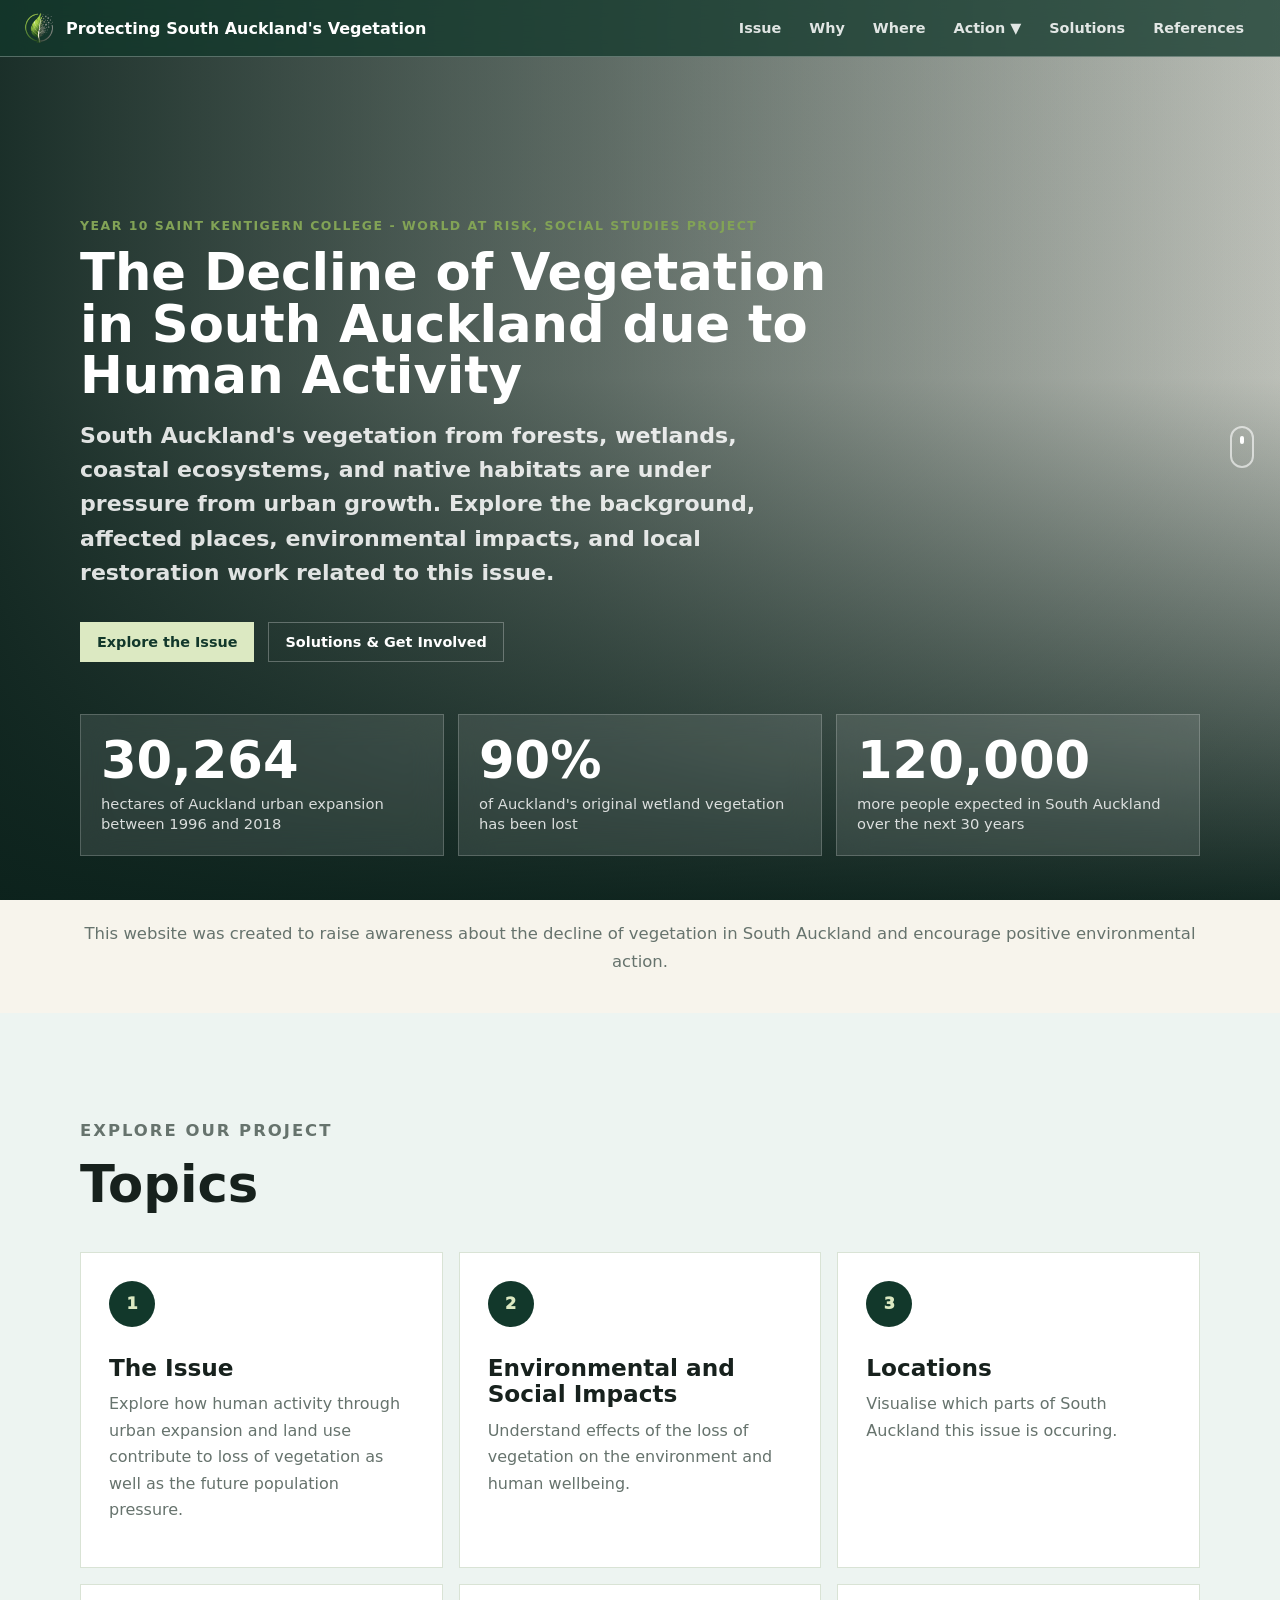
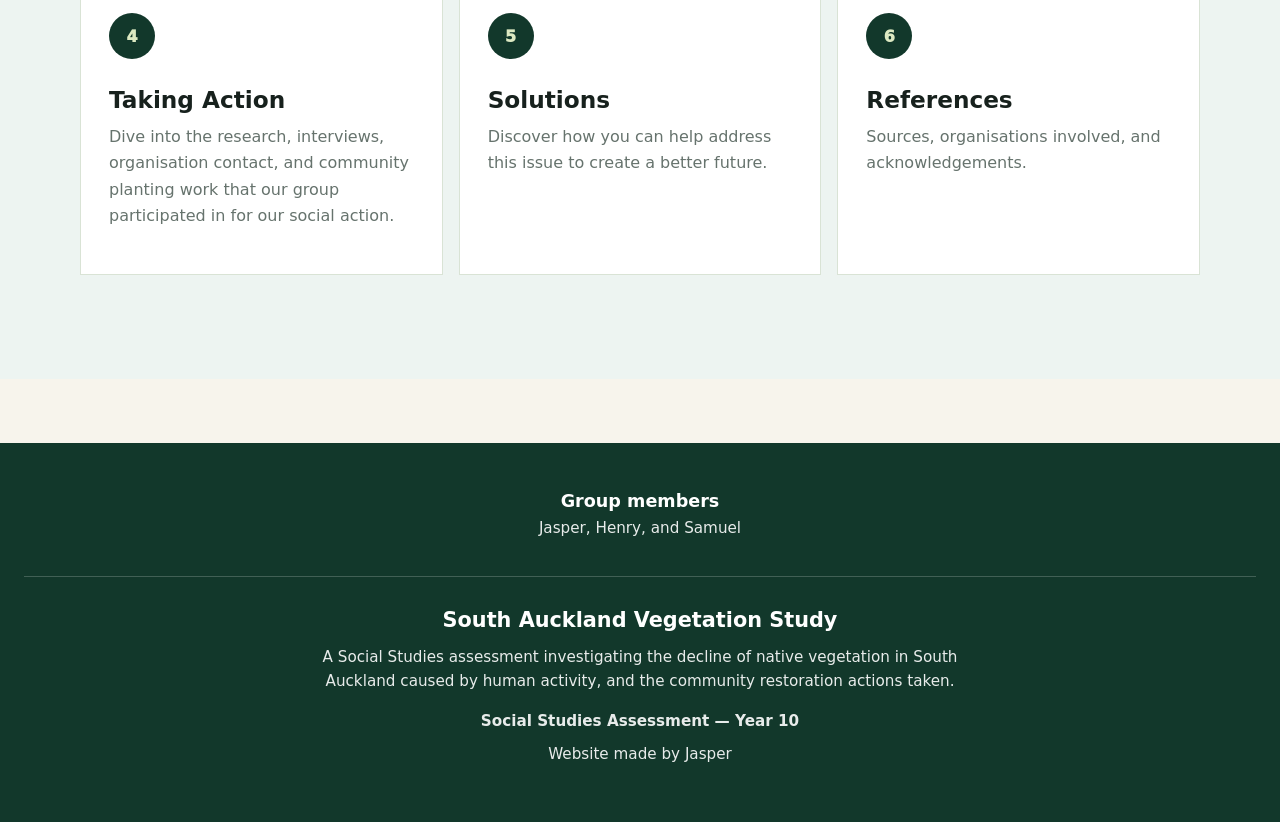
<file: index.html>
<!DOCTYPE html>
<html lang="en">

<script async src="https://www.googletagmanager.com/gtag/js?id=G-S7NHVQVQ2V"></script>

  <head>
    <meta charset="UTF-8" />
    <meta name="viewport" content="width=device-width, initial-scale=1.0" />
    <title>Protecting South Auckland's Vegetation</title>
    <link rel="stylesheet" href="styles.css" />
    <link rel="icon" href="Images/Icon.png" type="image/png" />
  </head>
  <body>
    <main>
      <section class="hero">
        <div class="hero-media" role="img" aria-label="Aerial view of South Auckland coastline, housing, and green spaces"></div>
        <div class="hero-overlay"></div>
        <div class="hero-content reveal">
          <p class="kicker">Year 10 Saint Kentigern College - World at Risk, Social Studies Project</p>

          <h2>The Decline of Vegetation in South Auckland due to Human Activity<h2>
          <p class="subtitle">
            South Auckland's vegetation from forests, wetlands, coastal ecosystems, and native
            habitats are under pressure from urban growth. Explore the background,
            affected places, environmental impacts, and local restoration work related to this issue.
          </p>

          <div class="hero-actions">
            <a class="button primary" href="issue.html">Explore the Issue</a>
            <a class="button secondary" href="solutions.html">Solutions & Get Involved</a>
          </div>
        </div>
        <div class="hero-stats" aria-label="Key statistics">
          <article>
            <strong data-count="30264">0</strong>
            <span>hectares of Auckland urban expansion between 1996 and 2018</span>
          </article>
          <article>
            <strong data-count="90">0%</strong>
            <span>of Auckland's original wetland vegetation has been lost</span>
          </article>
          <article>
            <strong data-count="120000">0</strong>
            <span>more people expected in South Auckland over the next 30 years</span>
          </article>
        </div>
        <a class="scroll-cue" href="#topics" aria-label="Scroll to topic menu"></a>
      </section>

      <section class="section compact">
        <div class="section-heading centered reveal full-width">
          <p>This website was created to raise awareness about the decline of vegetation in South Auckland and encourage positive environmental action.</p>
        </div>
      </section>

      <section id="topics" class="section topic-menu">
        <div class="section-heading reveal">
          <p class="kicker">Explore our project</p>
          <h2>Topics</h2>
        </div>
        <div class="topic-grid">
          <a class="topic-card reveal" href="issue.html">
            <span>1</span>
            <h3>The Issue</h3>
            <p>Explore how human activity through urban expansion and land use contribute to loss of vegetation as well as the future population pressure.</p>
          </a>
          <a class="topic-card reveal" href="why-it-matters.html">
            <span>2</span>
            <h3>Environmental and Social Impacts</h3>
            <p>Understand effects of the loss of vegetation on the environment and human wellbeing.</p>
          </a>
          <a class="topic-card reveal" href="where.html">
            <span>3</span>
            <h3>Locations</h3>
            <p>Visualise which parts of South Auckland this issue is occuring.</p>
          </a>
          <a class="topic-card reveal" href="taking-action.html">
            <span>4</span>
            <h3>Taking Action</h3>
            <p>Dive into the research, interviews, organisation contact, and community planting work that our group participated in for our social action.</p>
          </a>
          <a class="topic-card reveal" href="solutions.html">
            <span>5</span>
            <h3>Solutions</h3>
            <p>Discover how you can help address this issue to create a better future.</p>
          </a>
          <a class="topic-card reveal" href="references.html">
            <span>6</span>
            <h3>References</h3>
            <p>Sources, organisations involved, and acknowledgements.</p>
          </a>
        </div>
      </section>
    </main>

    <script src="script.js"></script>
  </body>
</html>
</file>
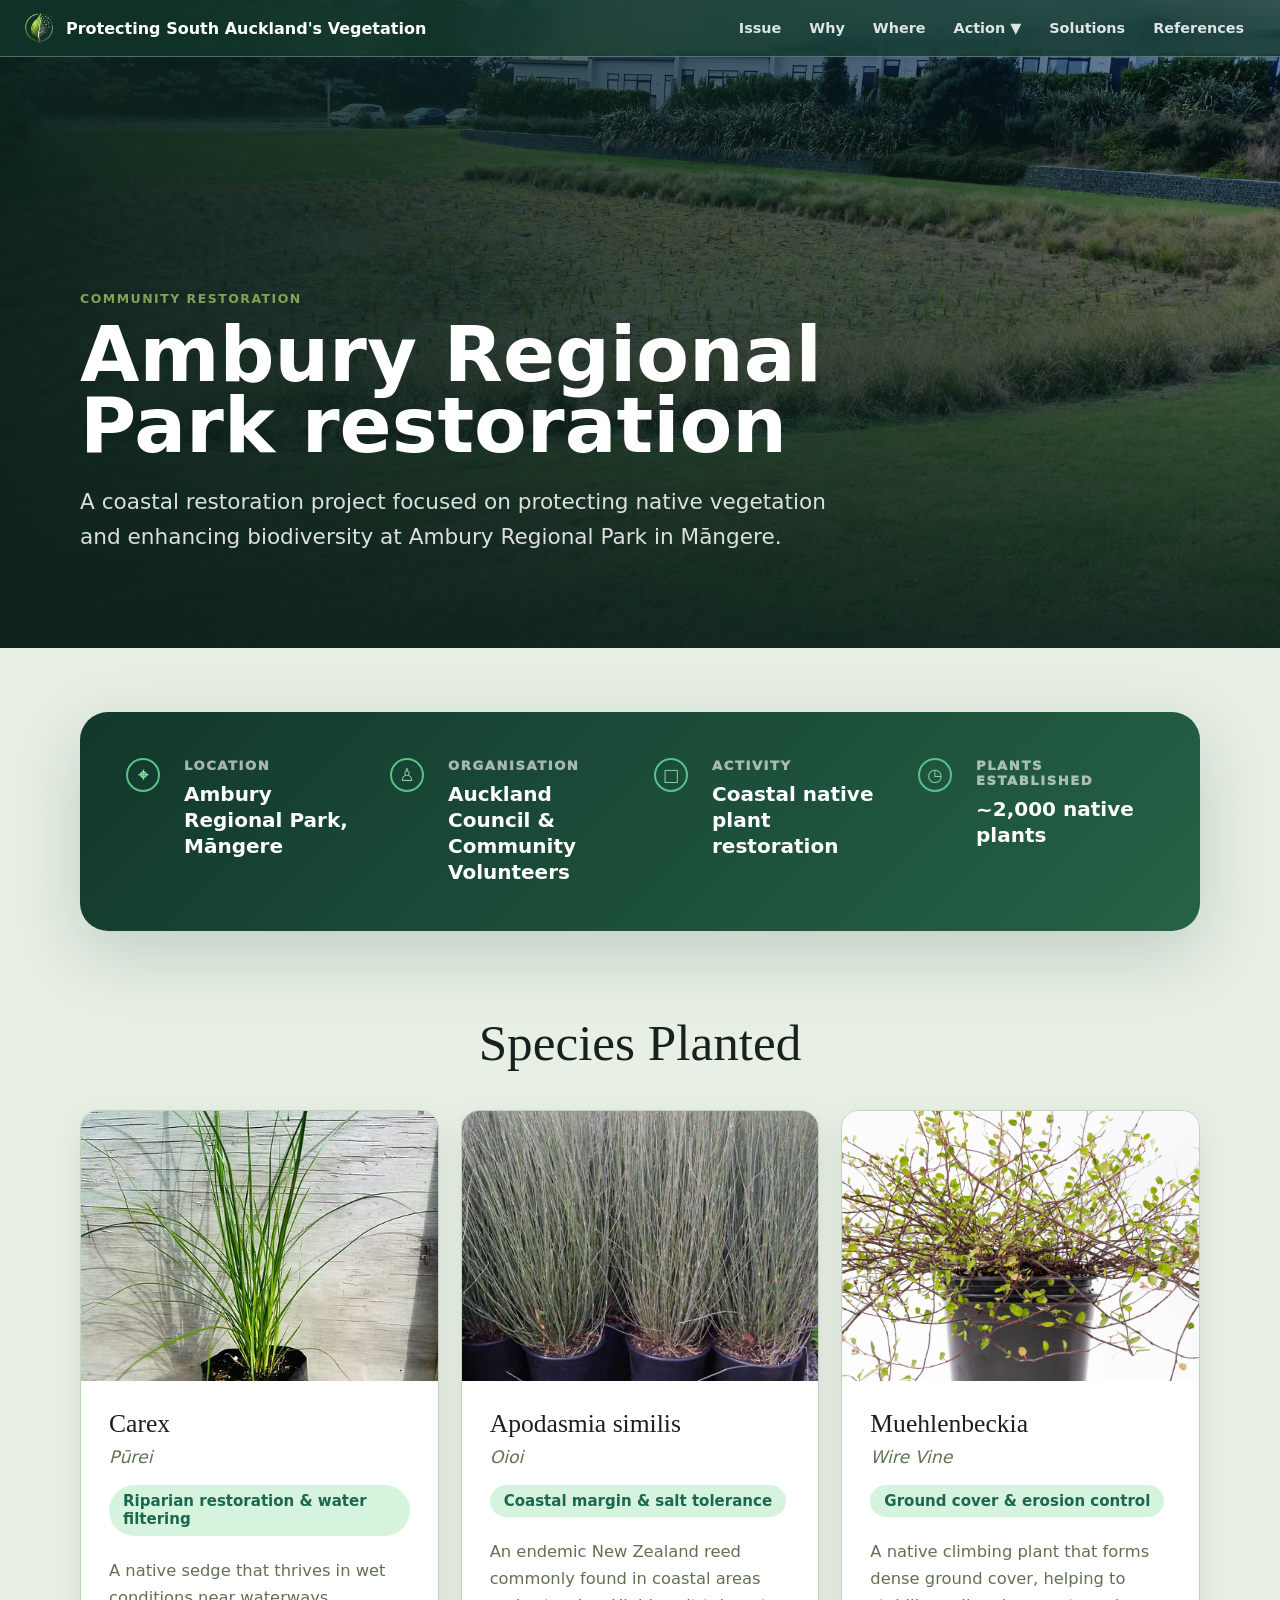
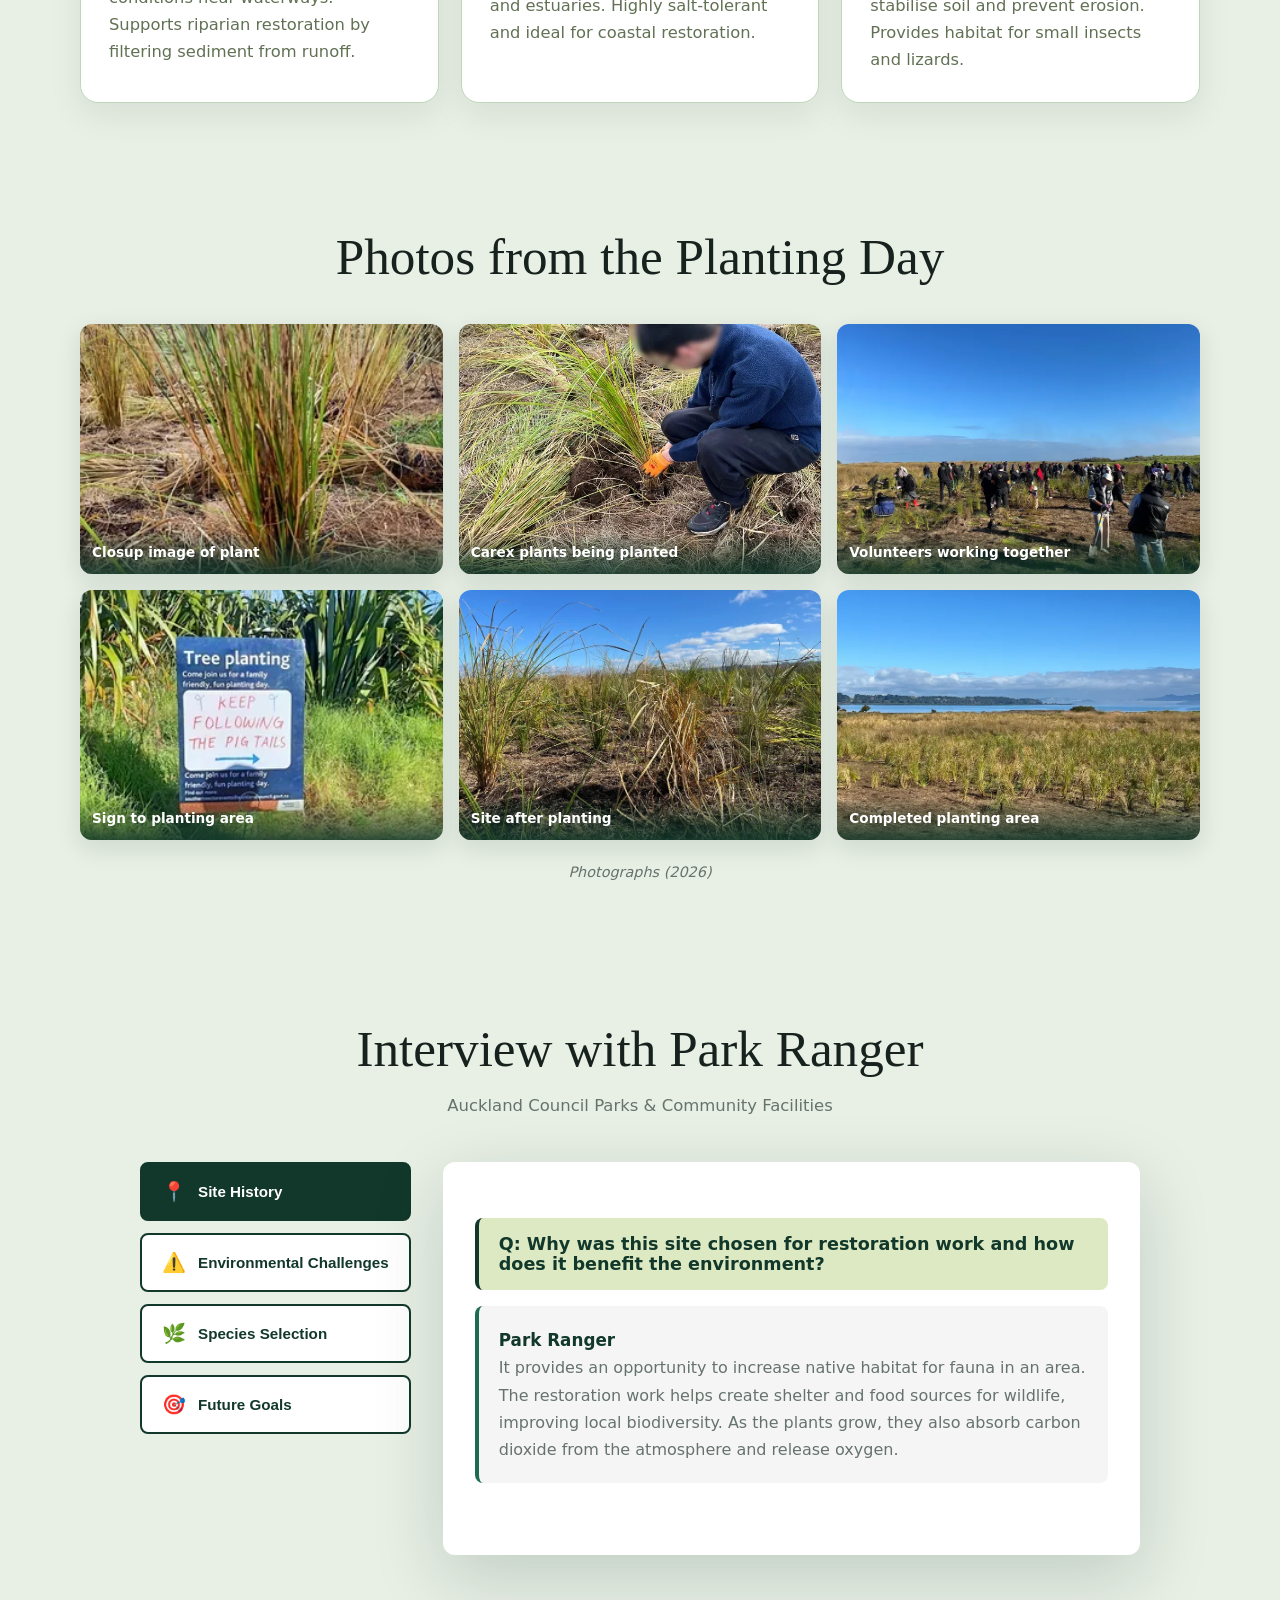
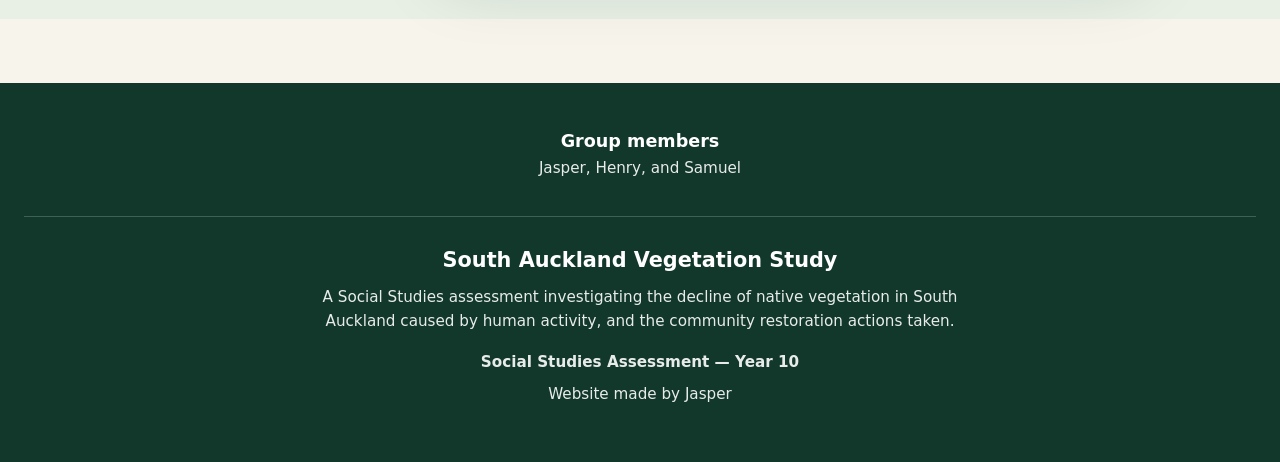
<file: ambury-regional-park.html>
<!DOCTYPE html>
<html lang="en">

<script async src="https://www.googletagmanager.com/gtag/js?id=G-S7NHVQVQ2V"></script>

  <head>
    <meta charset="UTF-8" />
    <meta name="viewport" content="width=device-width, initial-scale=1.0" />
    <title>Ambury Regional Park | Protecting South Auckland's Vegetation</title>
    <link rel="stylesheet" href="styles.css" />
    <link rel="icon" href="Images/Icon.png" type="image/png" />
  </head>
  <body>
    <main>
      <section class="page-hero restoration-hero">
        <div class="page-hero-media"></div>
        <div class="page-hero-content reveal">
          <p class="kicker">Community restoration</p>
          <h1>Ambury Regional Park restoration</h1>
          <p>
            A coastal restoration project focused on protecting native vegetation
            and enhancing biodiversity at Ambury Regional Park in Māngere.
          </p>
        </div>
      </section>

      <section class="section restoration">
        <div class="planting-summary reveal">
          <article>
            <span class="summary-icon">⌖</span>
            <div>
              <p>Location</p>
              <strong>Ambury Regional Park, Māngere</strong>
            </div>
          </article>
          <article>
            <span class="summary-icon">♙</span>
            <div>
              <p>Organisation</p>
              <strong>Auckland Council & Community Volunteers</strong>
            </div>
          </article>
          <article>
            <span class="summary-icon">□</span>
            <div>
              <p>Activity</p>
              <strong>Coastal native plant restoration</strong>
            </div>
          </article>
          <article>
            <span class="summary-icon">◷</span>
            <div>
              <p>Plants established</p>
              <strong>~2,000 native plants</strong>
            </div>
          </article>
        </div>

        <div class="section-heading centered reveal">
          <h2>Species Planted</h2>
        </div>

        <div class="species-card-grid">
          <article class="species-card reveal">
            <img src="Images/Carex_Secta.avif" alt="Wetland grasses and native plants" />
            <div>
              <h3>Carex</h3>
              <em>Pūrei</em>
              <span>Riparian restoration & water filtering</span>
              <p>
                A native sedge that thrives in wet conditions near waterways.
                Supports riparian restoration by filtering sediment from runoff.
              </p>
            </div>
          </article>
          <article class="species-card reveal">
            <img src="Images/Apodasmia similis.webp" alt="Oioi reed plant" />
            <div>
              <h3>Apodasmia similis</h3>
              <em>Oioi</em>
              <span>Coastal margin & salt tolerance</span>
              <p>
                An endemic New Zealand reed commonly found in coastal areas and
                estuaries. Highly salt-tolerant and ideal for coastal restoration.
              </p>
            </div>
          </article>
          <article class="species-card reveal">
            <img src="Images/Muehlenbeckia" alt="Native climbing plant" />
            <div>
              <h3>Muehlenbeckia</h3>
              <em>Wire Vine</em>
              <span>Ground cover & erosion control</span>
              <p>
                A native climbing plant that forms dense ground cover, helping to
                stabilise soil and prevent erosion. Provides habitat for small
                insects and lizards.
              </p>
            </div>
          </article>
      </section>

      <section class="section restoration">
        <div class="section-heading centered reveal">
          <h2>Photos from the Planting Day</h2>
        </div>

        <div class="photo-gallery">
          <!-- Photo 1 -->
          <div class="photo-item reveal">
            <img src="Images/Ambury Regional Park/Photo1.jpg" alt="">
            <p class="photo-caption">Closup image of plant</p>
          </div>

          <!-- Photo 2 -->
          <div class="photo-item reveal">
            <img src="Images/Ambury Regional Park/Photo2.jpg" alt="">
            <p class="photo-caption">Carex plants being planted</p>
          </div>

          <!-- Photo 3 -->
          <div class="photo-item reveal">
            <img src="Images/Ambury Regional Park/Photo3.jpg" alt="">
            <p class="photo-caption">Volunteers working together</p>
          </div>

          <!-- Photo 4 -->
          <div class="photo-item reveal">
            <img src="Images/Ambury Regional Park/Photo4.jpg" alt="">
            <p class="photo-caption">Sign to planting area</p>
          </div>

          <!-- Photo 5 -->
          <div class="photo-item reveal">
            <img src="Images/Ambury Regional Park/Photo5.jpg" alt="">
            <p class="photo-caption">Site after planting</p>
          </div>

          <!-- Photo 6 -->
          <div class="photo-item reveal">
            <img src="Images/Ambury Regional Park/Photo6.jpg" alt="">
            <p class="photo-caption">Completed planting area</p>
          </div>
        </div>
        <p class="photo-credit">Photographs (2026)</p>
      </section>

      <section class="section restoration">
        <div class="section-heading centered reveal">
          <h2>Interview with Park Ranger</h2>
          <p>Auckland Council Parks & Community Facilities</p>
        </div>

        <div class="interview-section reveal">
          <div class="interview-tabs">
            <button class="interview-tab active" data-tab="site-history">
              <span class="interview-tab-icon">📍</span>
              Site History
            </button>
            <button class="interview-tab" data-tab="environmental-challenges">
              <span class="interview-tab-icon">⚠️</span>
              Environmental Challenges
            </button>
            <button class="interview-tab" data-tab="species-selection">
              <span class="interview-tab-icon">🌿</span>
              Species Selection
            </button>
            <button class="interview-tab" data-tab="future-goals">
              <span class="interview-tab-icon">🎯</span>
              Future Goals
            </button>
          </div>

          <div class="interview-content">
            <div class="interview-panel active" id="site-history">
              <div class="qa-item">
                <p class="question">Q: Why was this site chosen for restoration work and how does it benefit the environment?</p>
                <p class="answer"><strong>Park Ranger</strong> It provides an opportunity to increase native habitat for fauna in an area. The restoration work helps create shelter and food sources for wildlife, improving local biodiversity. As the plants grow, they also absorb carbon dioxide from the atmosphere and release oxygen.</p>
              </div>
            </div>

            <div class="interview-panel" id="environmental-challenges">
              <div class="qa-item">
                <p class="question">Q: What environmental issues are affecting this area most?</p>
                <p class="answer"><strong>Park Ranger</strong> One of the main environmental issues affecting this area is the presence of pests both plants and animals. Invasive weeds can outcompete native plants for sunlight, water, and nutrients, while pest species can damage vegetation and disrupt local ecosystems.</p>
              </div>
              <div class="qa-item">
                <p class="question">Q: Has human caused urban development impacted this area? How?</p>
                <p class="answer"><strong>Park Ranger</strong> Yes. Land clearance has reduced native vegetation.</p>
              </div>
            </div>

            <div class="interview-panel" id="species-selection">
              <div class="qa-item">
                <p class="question">Q: What native species are being planted today, and why were they selected?</p>
                <p class="answer"><strong>Park Ranger</strong> We planted carex plants, oioi, and muehlenbeckia. These species were selected because they naturally occur in this area and are well adapted to the local conditions.</p>
              </div>
            </div>

            <div class="interview-panel" id="future-goals">
              <div class="qa-item">
                <p class="question">Q: How does volunteering at events like this create both immediate and long-term benefits to the surrounding environments?</p>
                <p class="answer"><strong>Park Ranger</strong> In the short term, volunteering at events like this helps create a stronger connection between people and nature. And in the long term, volunteers help plant native species and restore areas where the environment has declined. These efforts contribute to healthier ecosystems, increased biodiversity, and improved habitat for native wildlife.</p>
              </div>
              <div class="qa-item">
                <p class="question">Q: How do you measure whether a planting project has been successful. Are there any tests you do?</p>
                <p class="answer"><strong>Park Ranger</strong> One way we measure success is by ensuring that plants are correctly planted so they are not easily dislodged. We do not carry out tests, but we monitor the site and maintain the plants for around two years after planting. This includes controlling weeds with herbicides.</p>
              </div>
            </div>
          </div>
        </div>
      </section>
    </main>


    <script src="script.js"></script>
  </body>
</html>
</file>
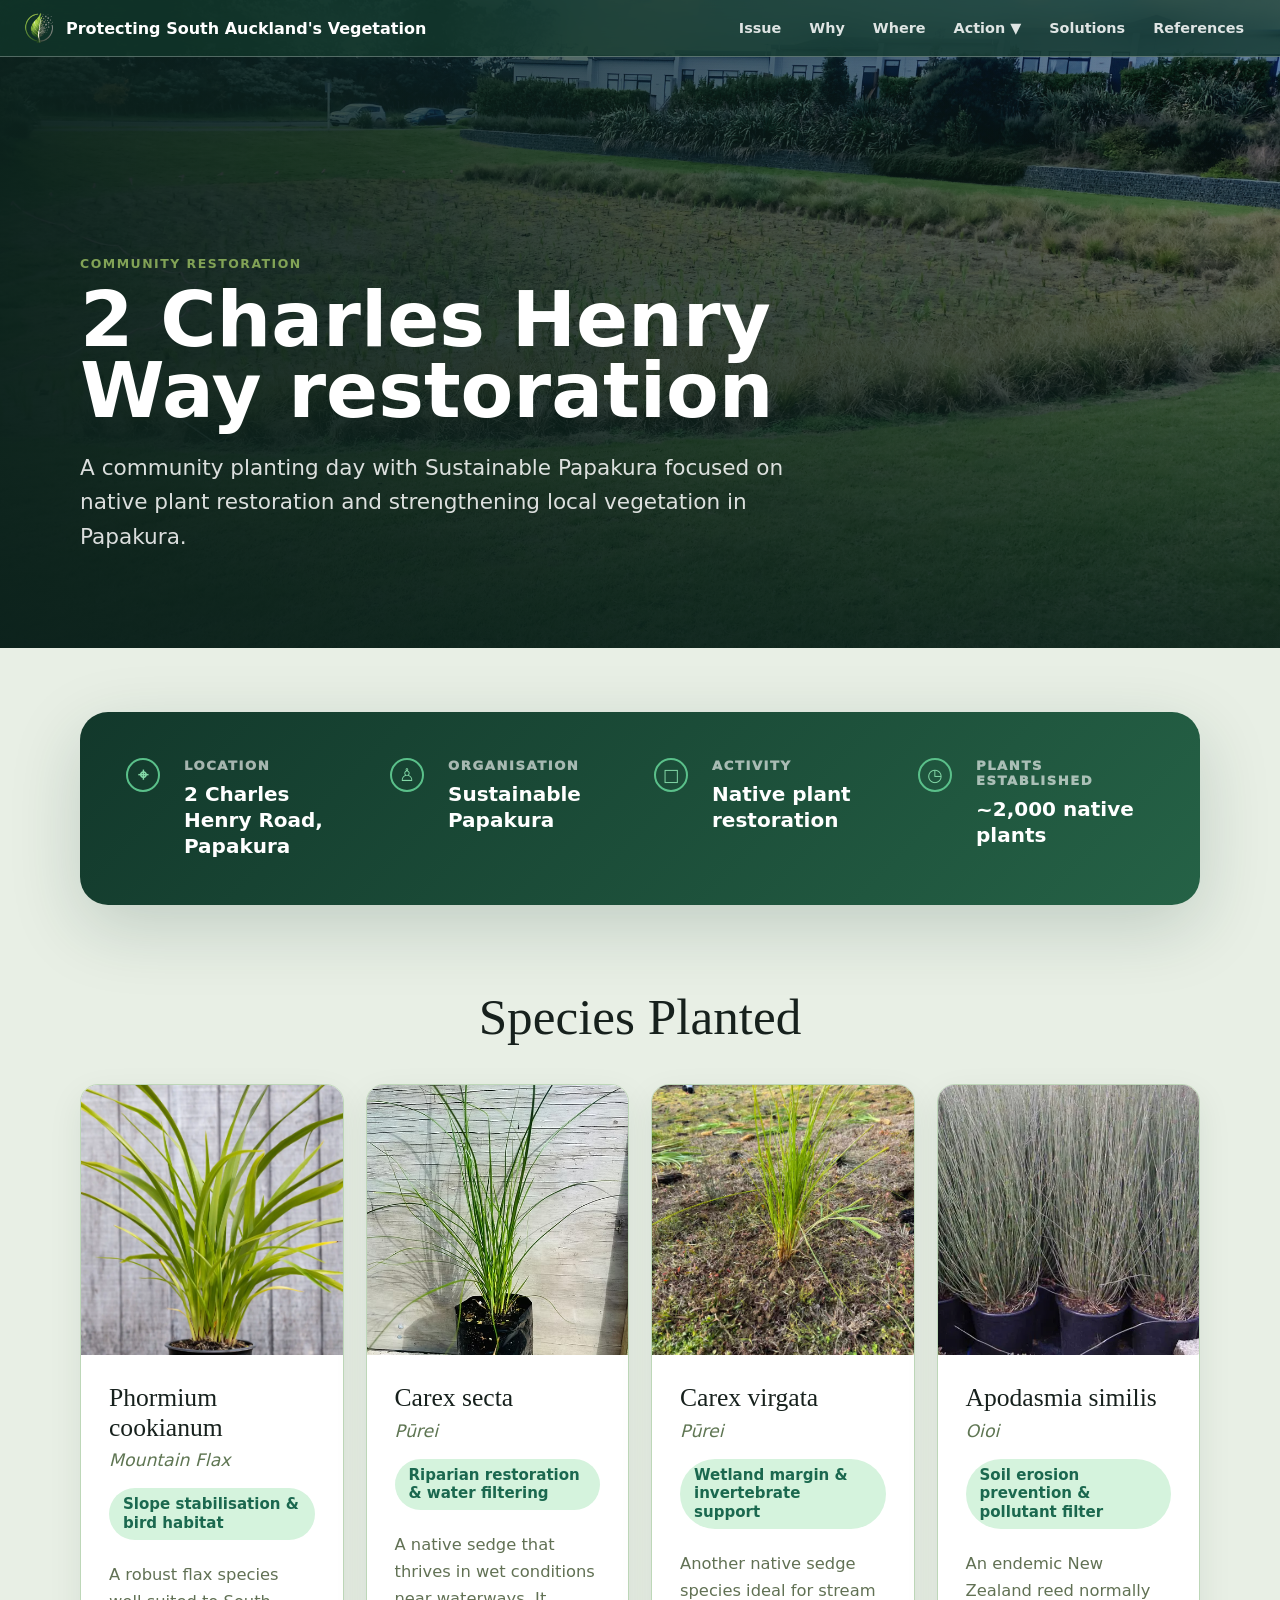
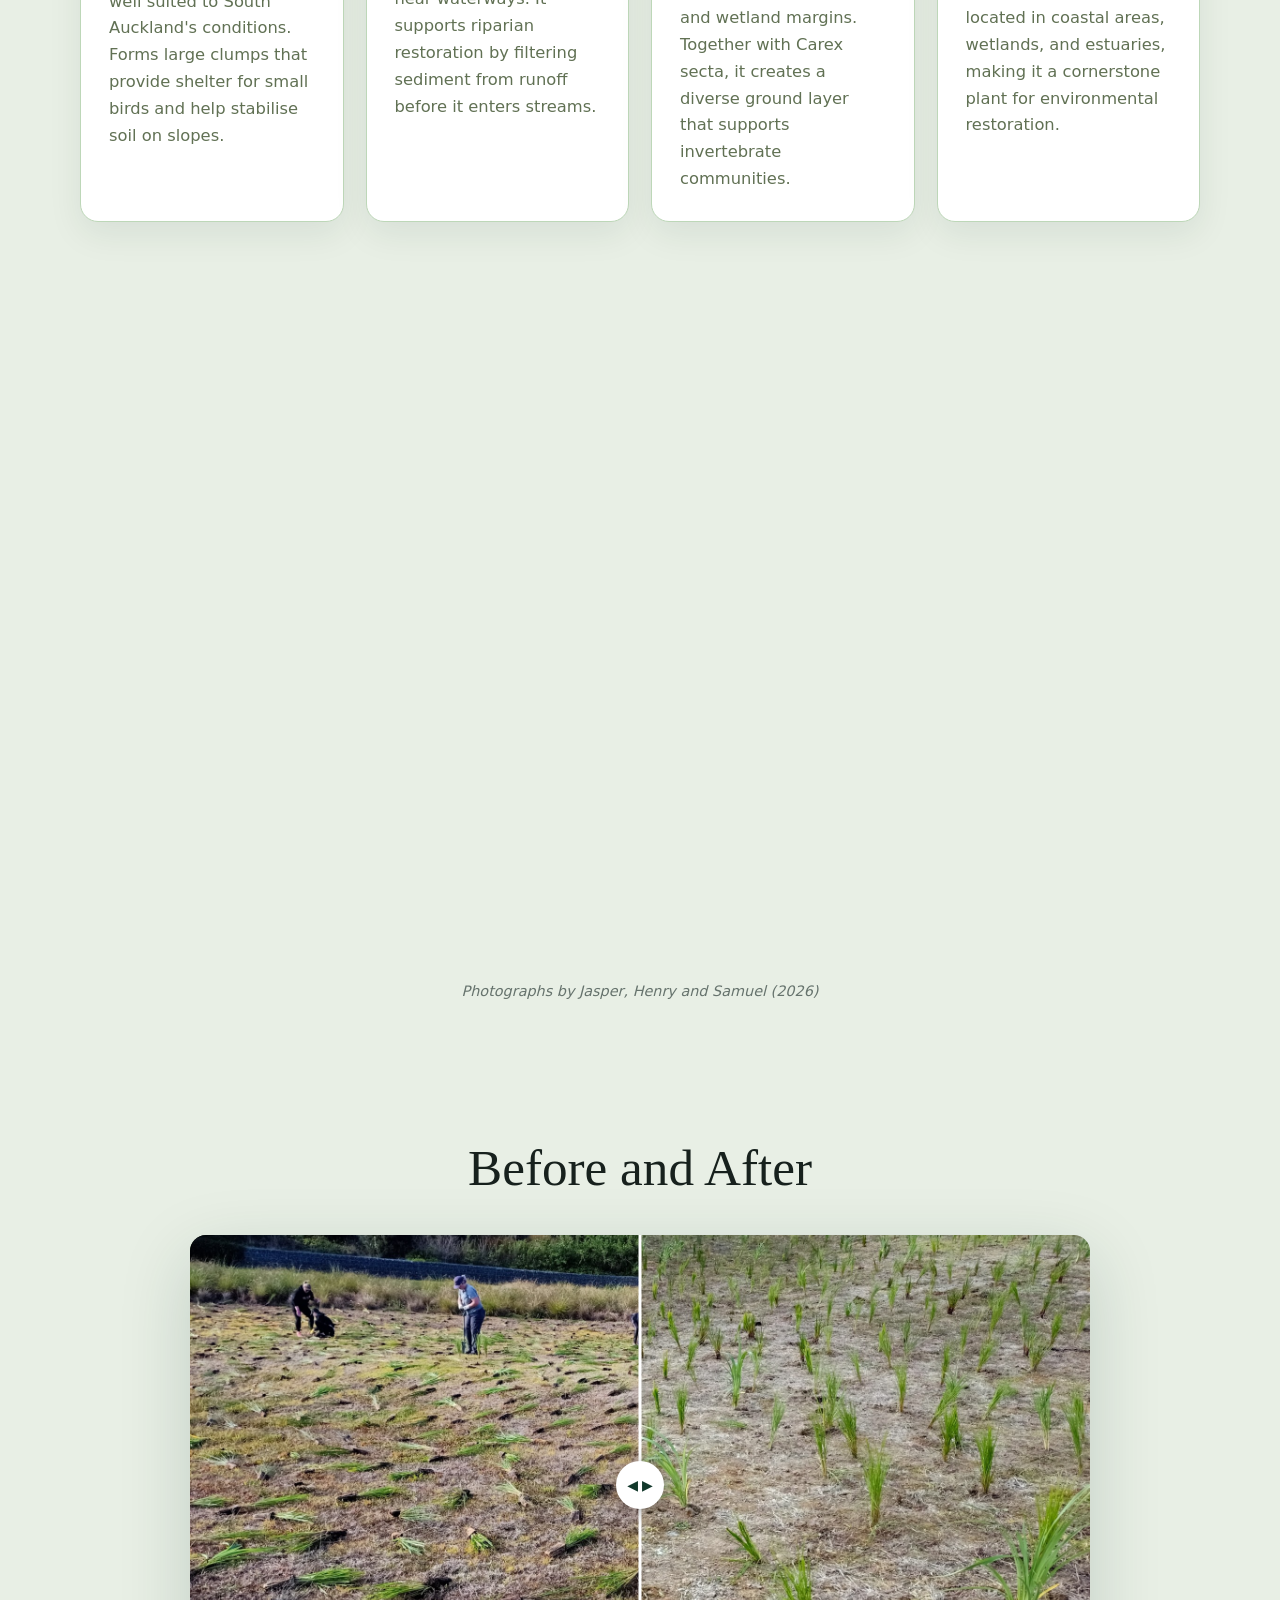
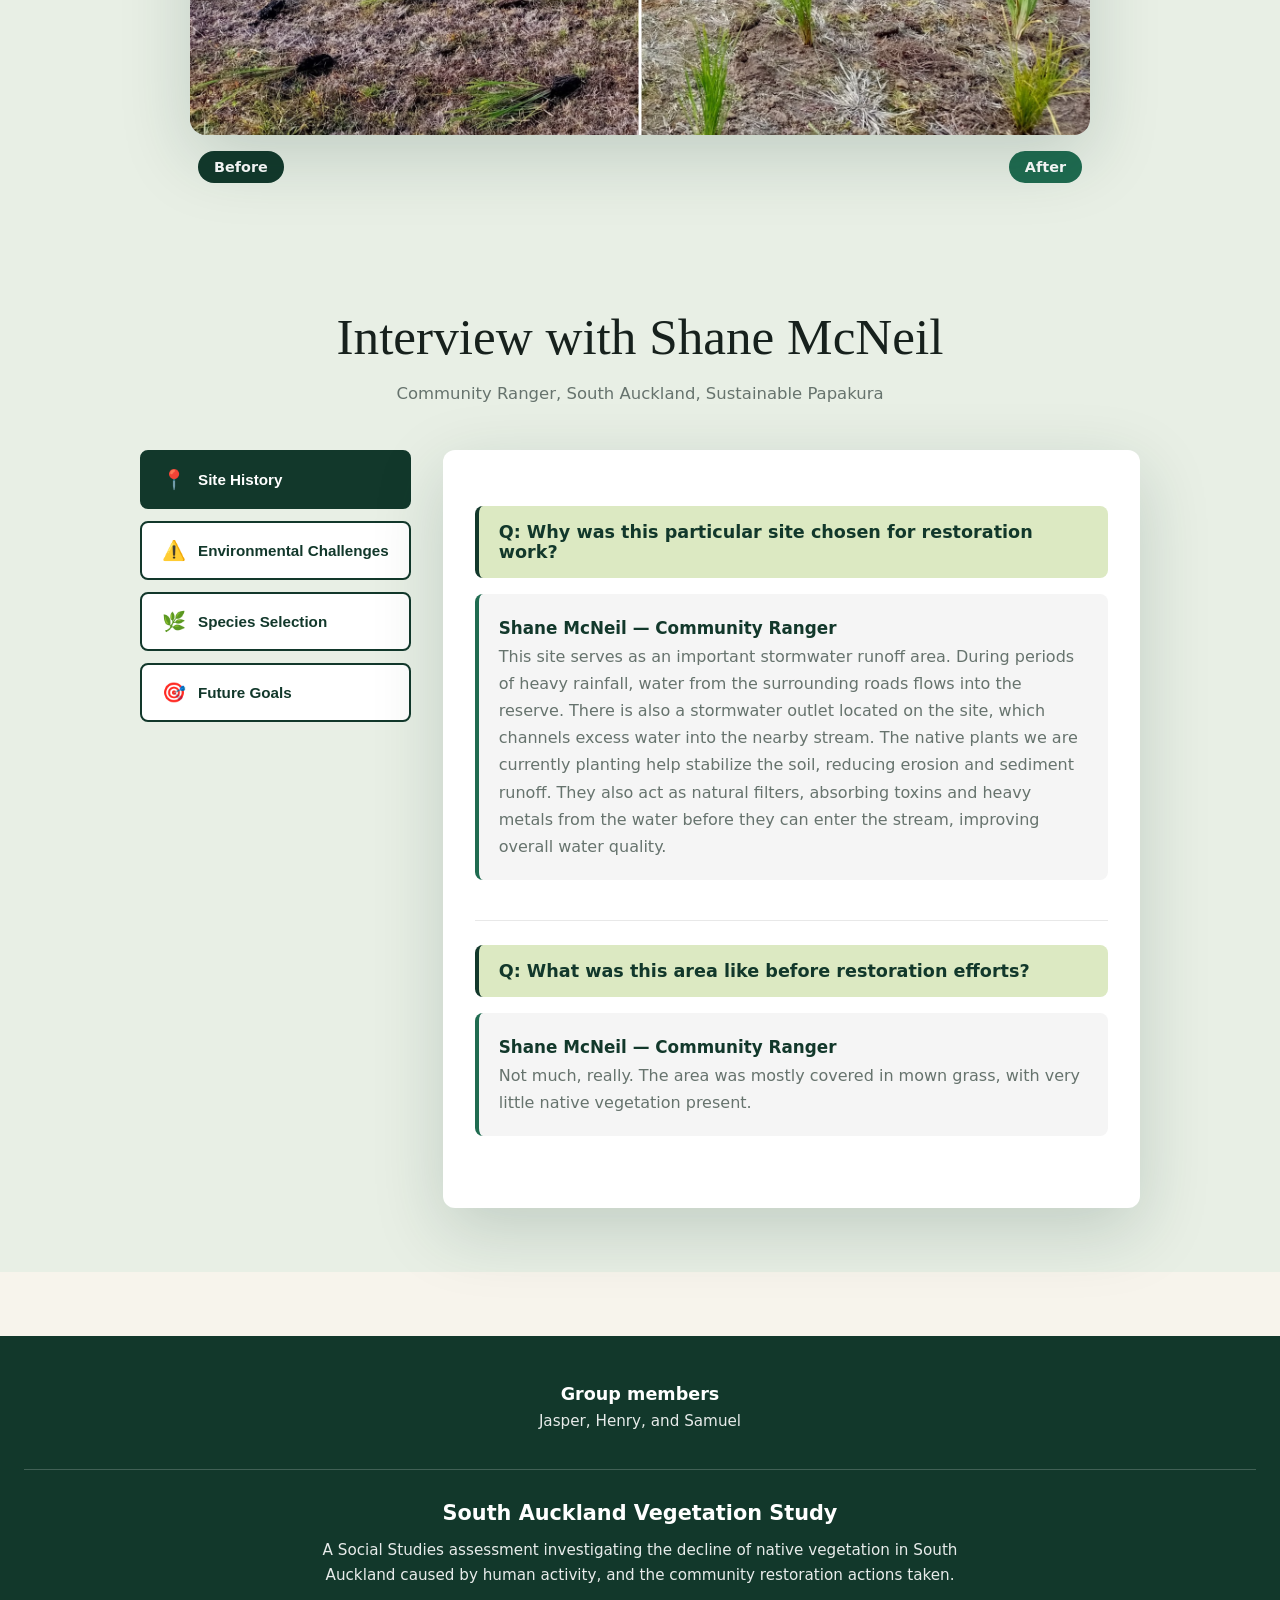
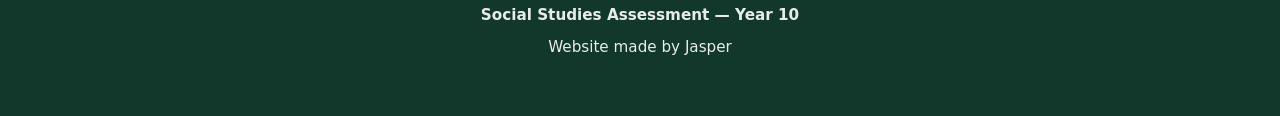
<file: community-restoration.html>
<!DOCTYPE html>
<html lang="en">

<script async src="https://www.googletagmanager.com/gtag/js?id=G-S7NHVQVQ2V"></script>

  <head>
    <meta charset="UTF-8" />
    <meta name="viewport" content="width=device-width, initial-scale=1.0" />
    <title>Community Restoration | Protecting South Auckland's Vegetation</title>
    <link rel="stylesheet" href="styles.css" />
    <link rel="icon" href="Images/Icon.png" type="image/png" />
  </head>
  <body>
    <main>
      <section class="page-hero restoration-hero">
        <div class="page-hero-media"></div>
        <div class="page-hero-content reveal">
          <p class="kicker">Community restoration</p>
          <h1>2 Charles Henry Way restoration</h1>
          <p>
            A community planting day with Sustainable Papakura focused on native
            plant restoration and strengthening local vegetation in Papakura.
          </p>
        </div>
      </section>

      <section class="section restoration">
        <div class="planting-summary reveal">
          <article>
            <span class="summary-icon">⌖</span>
            <div>
              <p>Location</p>
              <strong>2 Charles Henry Road, Papakura</strong>
            </div>
          </article>
          <article>
            <span class="summary-icon">♙</span>
            <div>
              <p>Organisation</p>
              <strong>Sustainable Papakura</strong>
            </div>
          </article>
          <article>
            <span class="summary-icon">□</span>
            <div>
              <p>Activity</p>
              <strong>Native plant restoration</strong>
            </div>
          </article>
          <article>
            <span class="summary-icon">◷</span>
            <div>
              <p>Plants established</p>
              <strong>~2,000 native plants</strong>
            </div>
          </article>
        </div>

        <div class="section-heading centered reveal">
          <h2>Species Planted</h2>
        </div>

        <div class="species-card-grid_1">
          <article class="species-card reveal">
            <img src="Images/Mountain_Flax.webp" alt="Native green flax-like planting" />
            <div>
              <h3>Phormium cookianum</h3>
              <em>Mountain Flax</em>
              <span>Slope stabilisation & bird habitat</span>
              <p>
                A robust flax species well suited to South Auckland's conditions.
                Forms large clumps that provide shelter for small birds and help
                stabilise soil on slopes.
              </p>
            </div>
          </article>
          <article class="species-card reveal">
            <img src="Images/Carex_Secta.avif" alt="Wetland grasses and native plants" />
            <div>
              <h3>Carex secta</h3>
              <em>Pūrei</em>
              <span>Riparian restoration & water filtering</span>
              <p>
                A native sedge that thrives in wet conditions near waterways.
                It supports riparian restoration by filtering sediment from runoff
                before it enters streams.
              </p>
            </div>
          </article>
          <article class="species-card reveal">
            <img src="Images/Carex_Virgata.jpg" alt="Dense green native vegetation" />
            <div>
              <h3>Carex virgata</h3>
              <em>Pūrei</em>
              <span>Wetland margin & invertebrate support</span>
              <p>
                Another native sedge species ideal for stream and wetland margins.
                Together with Carex secta, it creates a diverse ground layer that
                supports invertebrate communities.
              </p>
            </div>
          </article>
          <article class="species-card reveal">
            <img src="Images/Apodasmia similis.webp" alt="Oioi reed plant" />
            <div>
              <h3>Apodasmia similis</h3>
              <em>Oioi</em>
              <span>Soil erosion prevention & pollutant filter</span>
              <p>
                An endemic New Zealand reed normally located in coastal areas, wetlands, and estuaries, making it a cornerstone plant for environmental restoration.
              </p>
            </div>
          </article>
      </section>

      <section class="section restoration">
        <div class="section-heading centered reveal">
          <h2>Photos from the Planting Day</h2>
        </div>

        <div class="photo-gallery">
          <!-- Photo 1 -->
          <div class="photo-item reveal">
            <img src="Images/2 Charles Henry Road/Finished.png" alt="">
            <p class="photo-caption">Finished planting</p>
          </div>

          <!-- Photo 2 -->
          <div class="photo-item reveal">
            <img src="Images/2 Charles Henry Road/FinishedPlants.png" alt="">
            <p class="photo-caption">Closeup of finished planting</p>
          </div>

          <!-- Photo 3 -->
          <div class="photo-item reveal">
            <img src="Images/2 Charles Henry Road/Group.png" alt="">
            <p class="photo-caption">Group working together to plant</p>
          </div>

          <!-- Photo 4 -->
          <div class="photo-item reveal">
            <img src="Images/2 Charles Henry Road/ScruffyDome.png" alt="">
            <p class="photo-caption">Scruffy dome for stormwater runoff</p>
          </div>

          <!-- Photo 5 -->
          <div class="photo-item reveal">
            <img src="Images/2 Charles Henry Road/TalkingwithShaneMcNeil.png" alt="">
            <p class="photo-caption">Talking with community ranger Shane McNeil</p>
          </div>

          <!-- Photo 6 -->
          <div class="photo-item reveal">
            <img src="Images/2 Charles Henry Road/GroupDigging.jpg" alt="">
            <p class="photo-caption">Group working together to dig holes</p>
          </div>
        </div>
        <p class="photo-credit">Photographs by Jasper, Henry and Samuel (2026)</p>
      </section>

      <section class="section restoration">
        <div class="section-heading centered reveal">
          <h2>Before and After</h2>
        </div>

        <div class="before-after-container reveal">
          <div class="before-after-slider" id="beforeAfterSlider">
            <img src="Images/Before and After/Finished.jpeg" alt="Before restoration" class="before-image">
            <div class="after-image-wrapper">
              <img src="Images/Before and After/Before.jpeg" alt="After restoration" class="after-image">
            </div>
            <div class="slider-line" id="sliderLine"></div>
            <div class="slider-handle" id="sliderHandle">
              <span>◀</span>
              <span>▶</span>
            </div>
          </div>
          <div class="before-after-labels">
            <span class="before-label">Before</span>
            <span class="after-label">After</span>
          </div>
        </div>
      </section>

      <section class="section restoration">
        <div class="section-heading centered reveal">
          <h2>Interview with Shane McNeil</h2>
          <p>Community Ranger, South Auckland, Sustainable Papakura</p>
        </div>

        <div class="interview-section reveal">
          <div class="interview-tabs">
            <button class="interview-tab active" data-tab="site-history">
              <span class="interview-tab-icon">📍</span>
              Site History
            </button>
            <button class="interview-tab" data-tab="environmental-challenges">
              <span class="interview-tab-icon">⚠️</span>
              Environmental Challenges
            </button>
            <button class="interview-tab" data-tab="species-selection">
              <span class="interview-tab-icon">🌿</span>
              Species Selection
            </button>
            <button class="interview-tab" data-tab="future-goals">
              <span class="interview-tab-icon">🎯</span>
              Future Goals
            </button>
          </div>

          <div class="interview-content">
            <div class="interview-panel active" id="site-history">
              <div class="qa-item">
                <p class="question">Q: Why was this particular site chosen for restoration work?</p>
                <p class="answer"><strong>Shane McNeil — Community Ranger</strong> This site serves as an important stormwater runoff area. During periods of heavy rainfall, water from the surrounding roads flows into the reserve. There is also a stormwater outlet located on the site, which channels excess water into the nearby stream. The native plants we are currently planting help stabilize the soil, reducing erosion and sediment runoff. They also act as natural filters, absorbing toxins and heavy metals from the water before they can enter the stream, improving overall water quality.</p>
              </div>
              <div class="qa-item">
                <p class="question">Q: What was this area like before restoration efforts?</p>
                <p class="answer"><strong>Shane McNeil — Community Ranger</strong> Not much, really. The area was mostly covered in mown grass, with very little native vegetation present.</p>
              </div>
            </div>

            <div class="interview-panel" id="environmental-challenges">
              <div class="qa-item">
                <p class="question">Q: What are the biggest ongoing environmental issues that are affecting this area?</p>
                <p class="answer"><strong>Shane McNeil — Community Ranger</strong> Basically, just the presence of harmful toxins and heavy metals in the water. Also, increased urbanisation has also contributed to the problem.</p>
              </div>
              <div class="qa-item">
                <p class="question">Q: How has human caused urban development impacted this area?</p>
                <p class="answer"><strong>Shane McNeil — Community Ranger</strong> More pollutants are washed from roads and urban areas into the stormwater system and nearby stream. It has also reduced and fragmented available planting space, leaving only small, isolated patches of vegetation that are less effective at supporting biodiversity.</p>
              </div>
            </div>

            <div class="interview-panel" id="species-selection">
              <div class="qa-item">
                <p class="question">Q: So, what species are we planting today?</p>
                <p class="answer"><strong>Shane McNeil — Community Ranger</strong> We are currently planting a variety native grasses including flax which is phormium cookianum, carex secta and carex virgata.</p>
              </div>
              <div class="qa-item">
                <p class="question">Q: How do you decide what species to plant?</p>
                <p class="answer"><strong>Shane McNeil — Community Ranger</strong> These species are well adapted to wet environments and have strong root systems, so they do not get uprooted or washed away during heavy rainfall events.</p>
              </div>
            </div>

            <div class="interview-panel" id="future-goals">
              <div class="qa-item">
                <p class="question">Q: Does planting improve biodiversity in this area?</p>
                <p class="answer"><strong>Shane McNeil — Community Ranger</strong> Yes, certainly! Planting native species helps improve biodiversity by creating habitat and shelter for local wildlife. These plants provide cover for bird species and can also support insects, contributing to a healthier ecosystem.</p>
              </div>
              <div class="qa-item">
                <p class="question">Q: What are the long-term goals for this restoration project?</p>
                <p class="answer"><strong>Shane McNeil — Community Ranger</strong> We would love to carry out water quality testing in the future to measure how much improvement the planting has made over time. Another important goal is to see native biodiversity gradually return to the area.</p>
              </div>
            </div>
          </div>
        </div>
      </section>
    </main>


    <script src="script.js"></script>
  </body>
</html>
</file>
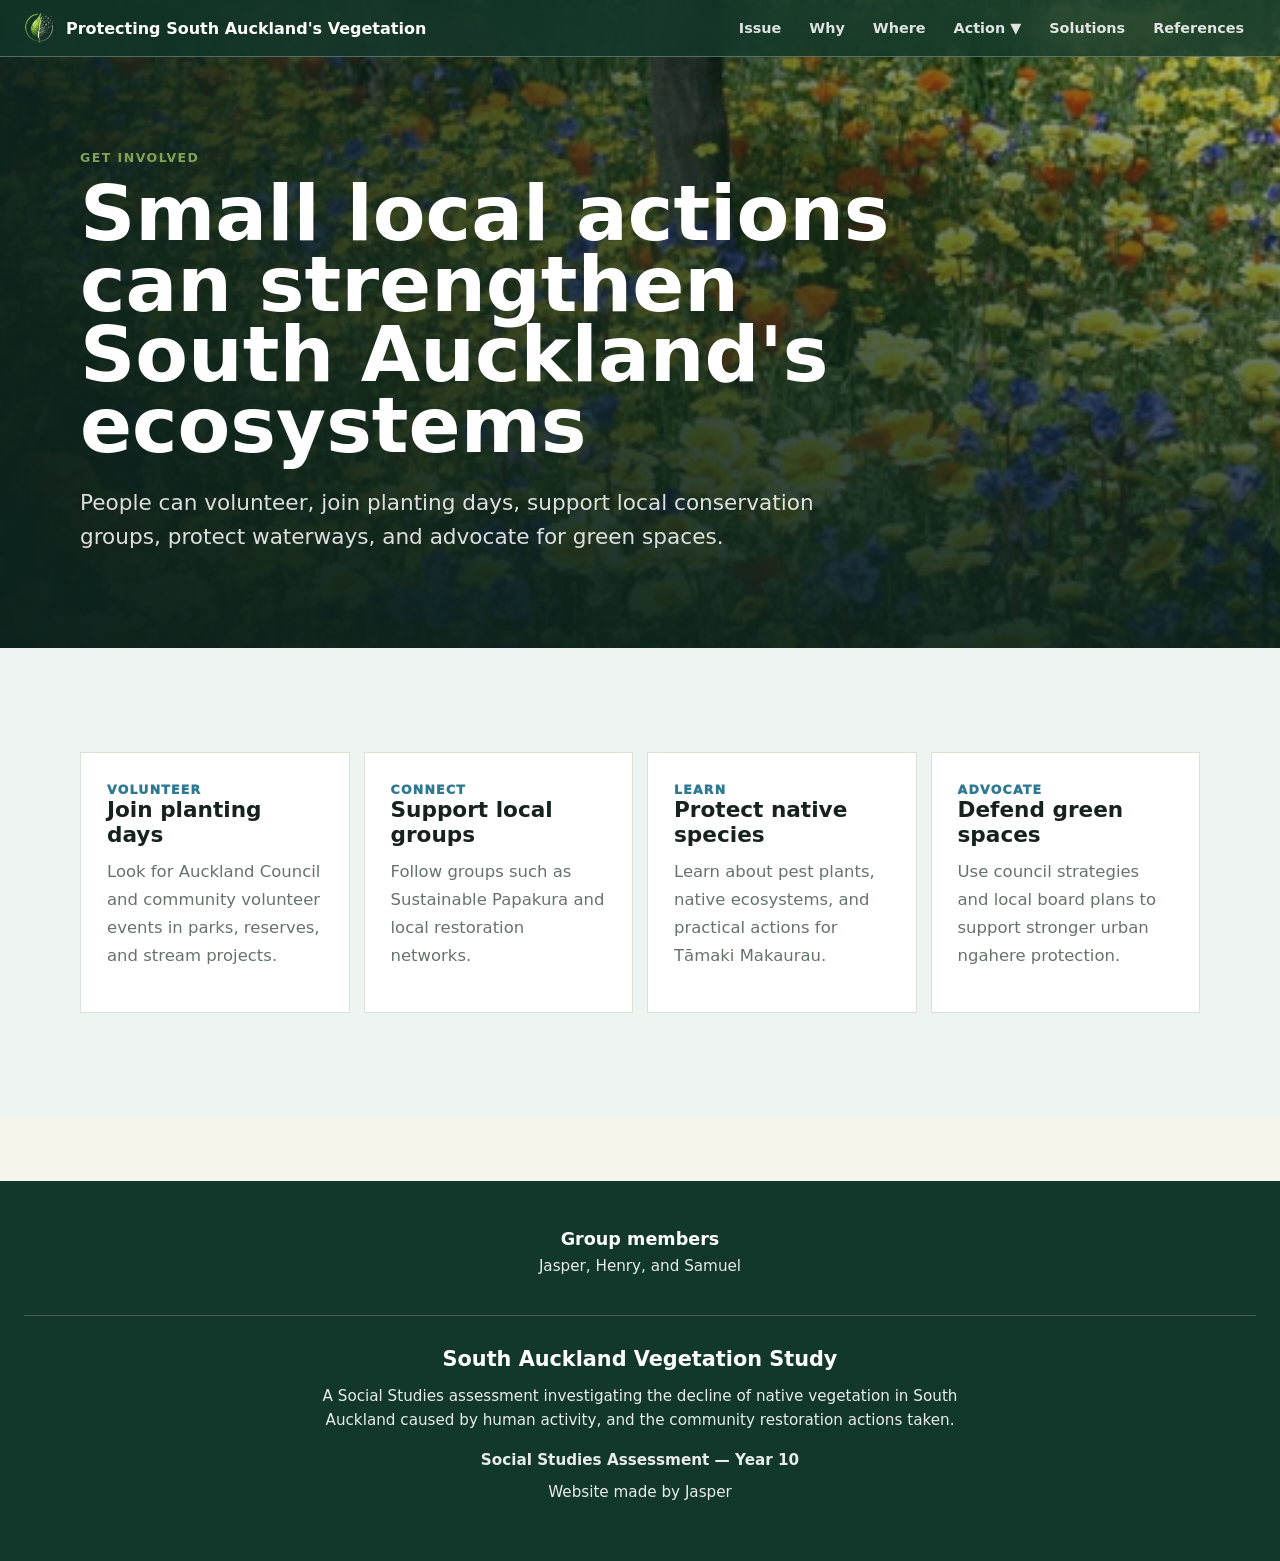
<file: get-involved.html>
<!DOCTYPE html>
<html lang="en">

<script async src="https://www.googletagmanager.com/gtag/js?id=G-S7NHVQVQ2V"></script>

  <head>
    <meta charset="UTF-8" />
    <meta name="viewport" content="width=device-width, initial-scale=1.0" />
    <title>Get Involved | Protecting South Auckland's Vegetation</title>
    <link rel="stylesheet" href="styles.css" />
    <link rel="icon" href="Images/Icon.png" type="image/png" />
  </head>
  <body>
    <main>
      <section class="page-hero help-hero">
        <div class="page-hero-media"></div>
        <div class="page-hero-content reveal">
          <p class="kicker">Get involved</p>
          <h1>Small local actions can strengthen South Auckland's ecosystems</h1>
          <p>
            People can volunteer, join planting days, support local conservation
            groups, protect waterways, and advocate for green spaces.
          </p>
        </div>
      </section>

      <section class="section help-section">
        <div class="help-grid">
          <a class="help-card reveal" href="https://ourauckland.aucklandcouncil.govt.nz/events/2026/05/regional-park-planting-days-south/" target="_blank" rel="noreferrer">
            <span>Volunteer</span>
            <h3>Join planting days</h3>
            <p>Look for Auckland Council and community volunteer events in parks, reserves, and stream projects.</p>
          </a>
          <a class="help-card reveal" href="https://sustainablepapakura.org/" target="_blank" rel="noreferrer">
            <span>Connect</span>
            <h3>Support local groups</h3>
            <p>Follow groups such as Sustainable Papakura and local restoration networks.</p>
          </a>
          <a class="help-card reveal" href="https://www.tiakitamakimakaurau.nz/" target="_blank" rel="noreferrer">
            <span>Learn</span>
            <h3>Protect native species</h3>
            <p>Learn about pest plants, native ecosystems, and practical actions for Tāmaki Makaurau.</p>
          </a>
          <a class="help-card reveal" href="https://new.aucklandcouncil.govt.nz/en/plans-policies-bylaws-reports-projects/our-plans-strategies/topic-based-plans-strategies/environmental-plans-strategies/urban-ngahere-forest-strategy.html" target="_blank" rel="noreferrer">
            <span>Advocate</span>
            <h3>Defend green spaces</h3>
            <p>Use council strategies and local board plans to support stronger urban ngahere protection.</p>
          </a>
        </div>
      </section>
    </main>

    <script src="script.js"></script>
  </body>
</html>
</file>
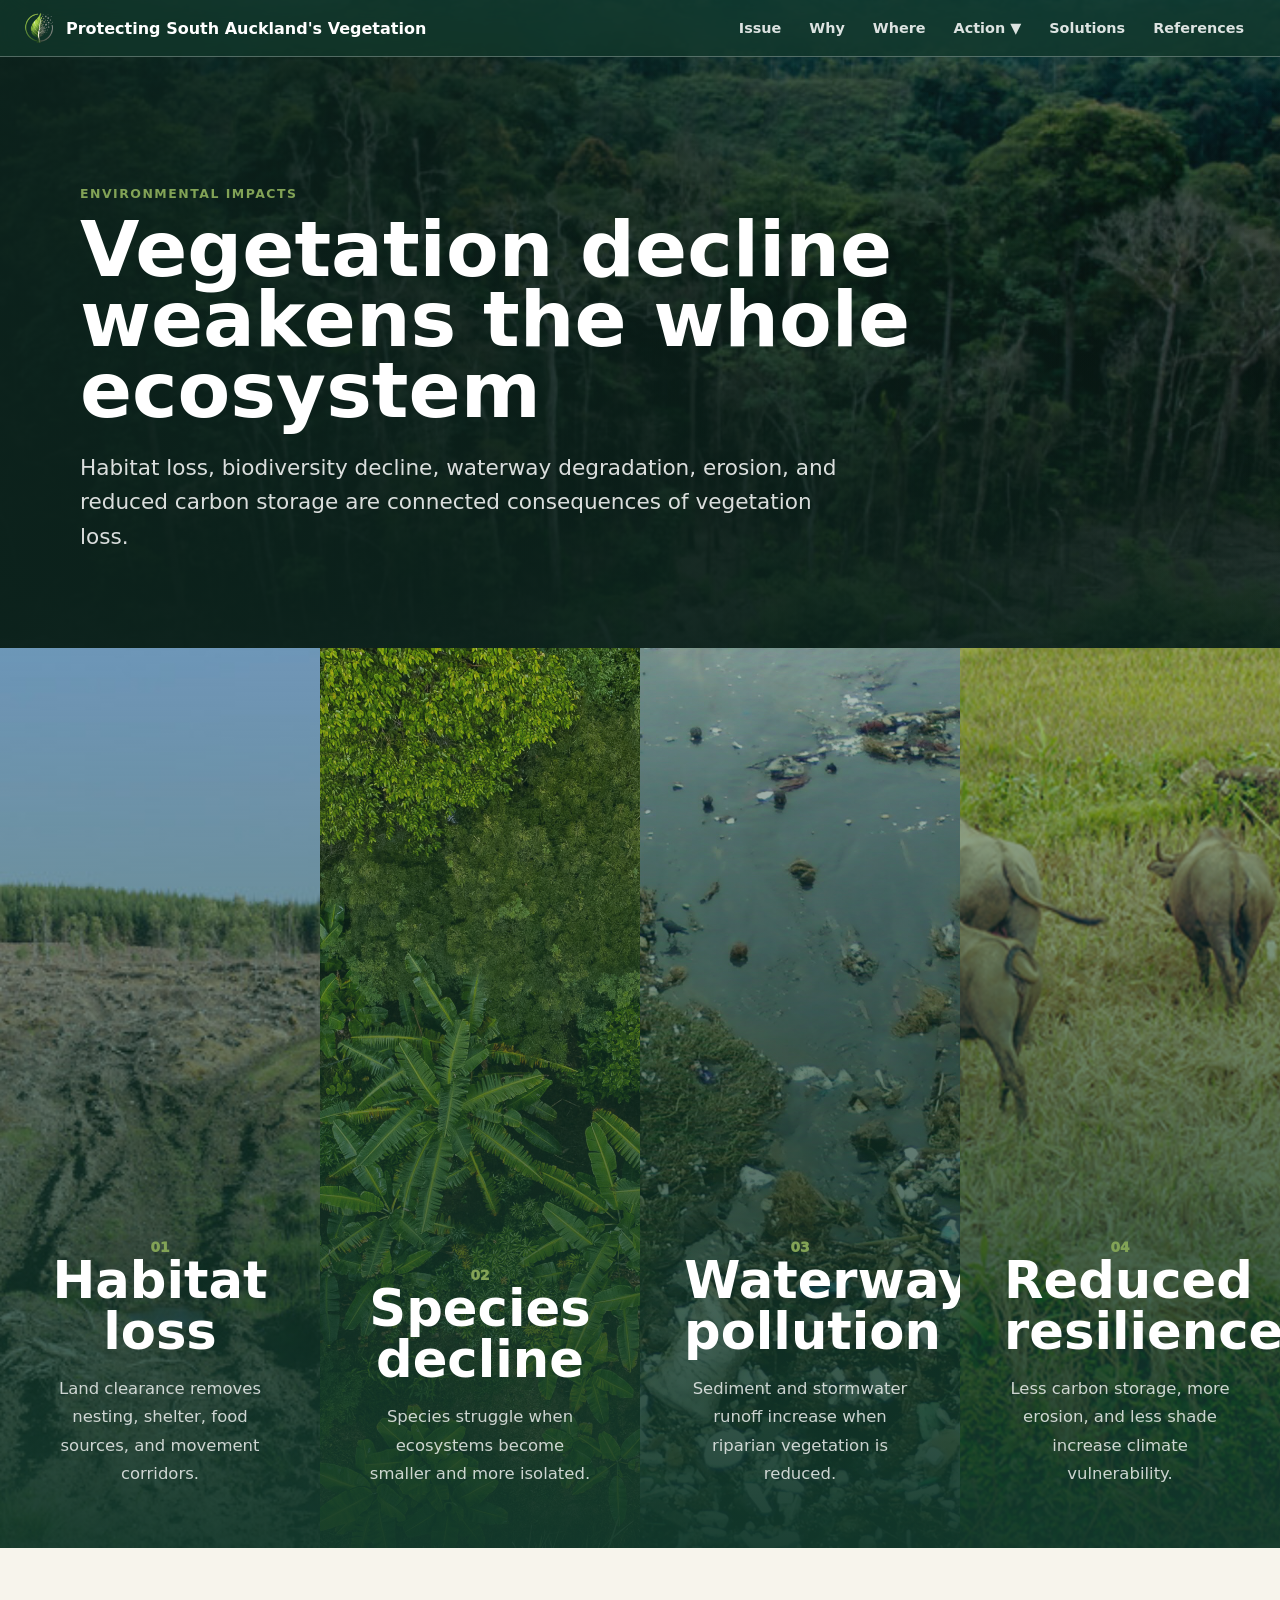
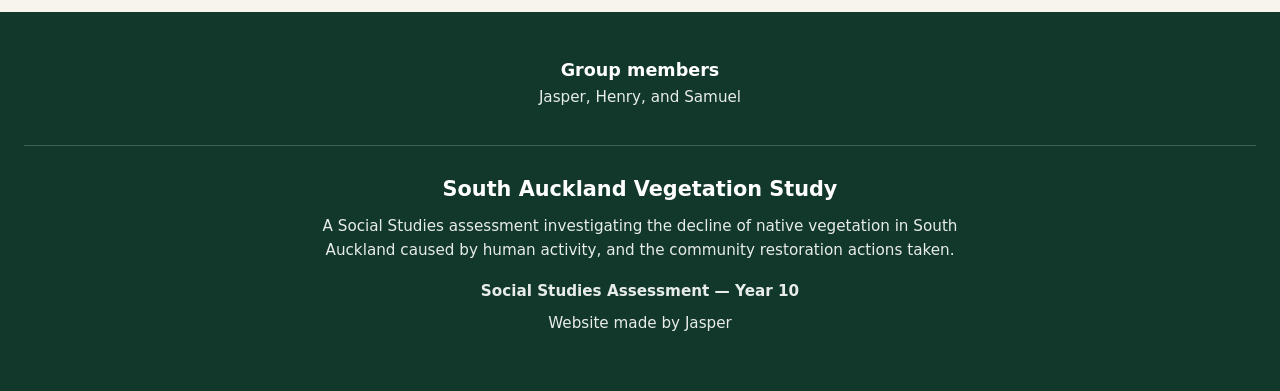
<file: impacts.html>
<!DOCTYPE html>
<html lang="en">

<script async src="https://www.googletagmanager.com/gtag/js?id=G-S7NHVQVQ2V"></script>

  <head>
    <meta charset="UTF-8" />
    <meta name="viewport" content="width=device-width, initial-scale=1.0" />
    <title>Environmental Impacts | Protecting South Auckland's Vegetation</title>
    <link rel="stylesheet" href="styles.css" />
    <link rel="icon" href="Images/Icon.png" type="image/png" />
  </head>
  <body>
    <main>
      <section class="page-hero impacts-hero">
        <div class="page-hero-media"></div>
        <div class="page-hero-content reveal">
          <p class="kicker">Environmental impacts</p>
          <h1>Vegetation decline weakens the whole ecosystem</h1>
          <p>
            Habitat loss, biodiversity decline, waterway degradation, erosion, and
            reduced carbon storage are connected consequences of vegetation loss.
          </p>
        </div>
      </section>

      <section class="story-band compact-story">
        <div class="story-step reveal">
          <span>01</span>
          <h2>Habitat loss</h2>
          <p>Land clearance removes nesting, shelter, food sources, and movement corridors.</p>
        </div>
        <div class="story-step reveal">
          <span>02</span>
          <h2>Species decline</h2>
          <p>Species struggle when ecosystems become smaller and more isolated.</p>
        </div>
        <div class="story-step reveal">
          <span>03</span>
          <h2>Waterway pollution</h2>
          <p>Sediment and stormwater runoff increase when riparian vegetation is reduced.</p>
        </div>
        <div class="story-step reveal">
          <span>04</span>
          <h2>Reduced resilience</h2>
          <p>Less carbon storage, more erosion, and less shade increase climate vulnerability.</p>
        </div>
      </section>
    </main>

    <script src="script.js"></script>
  </body>
</html>
</file>
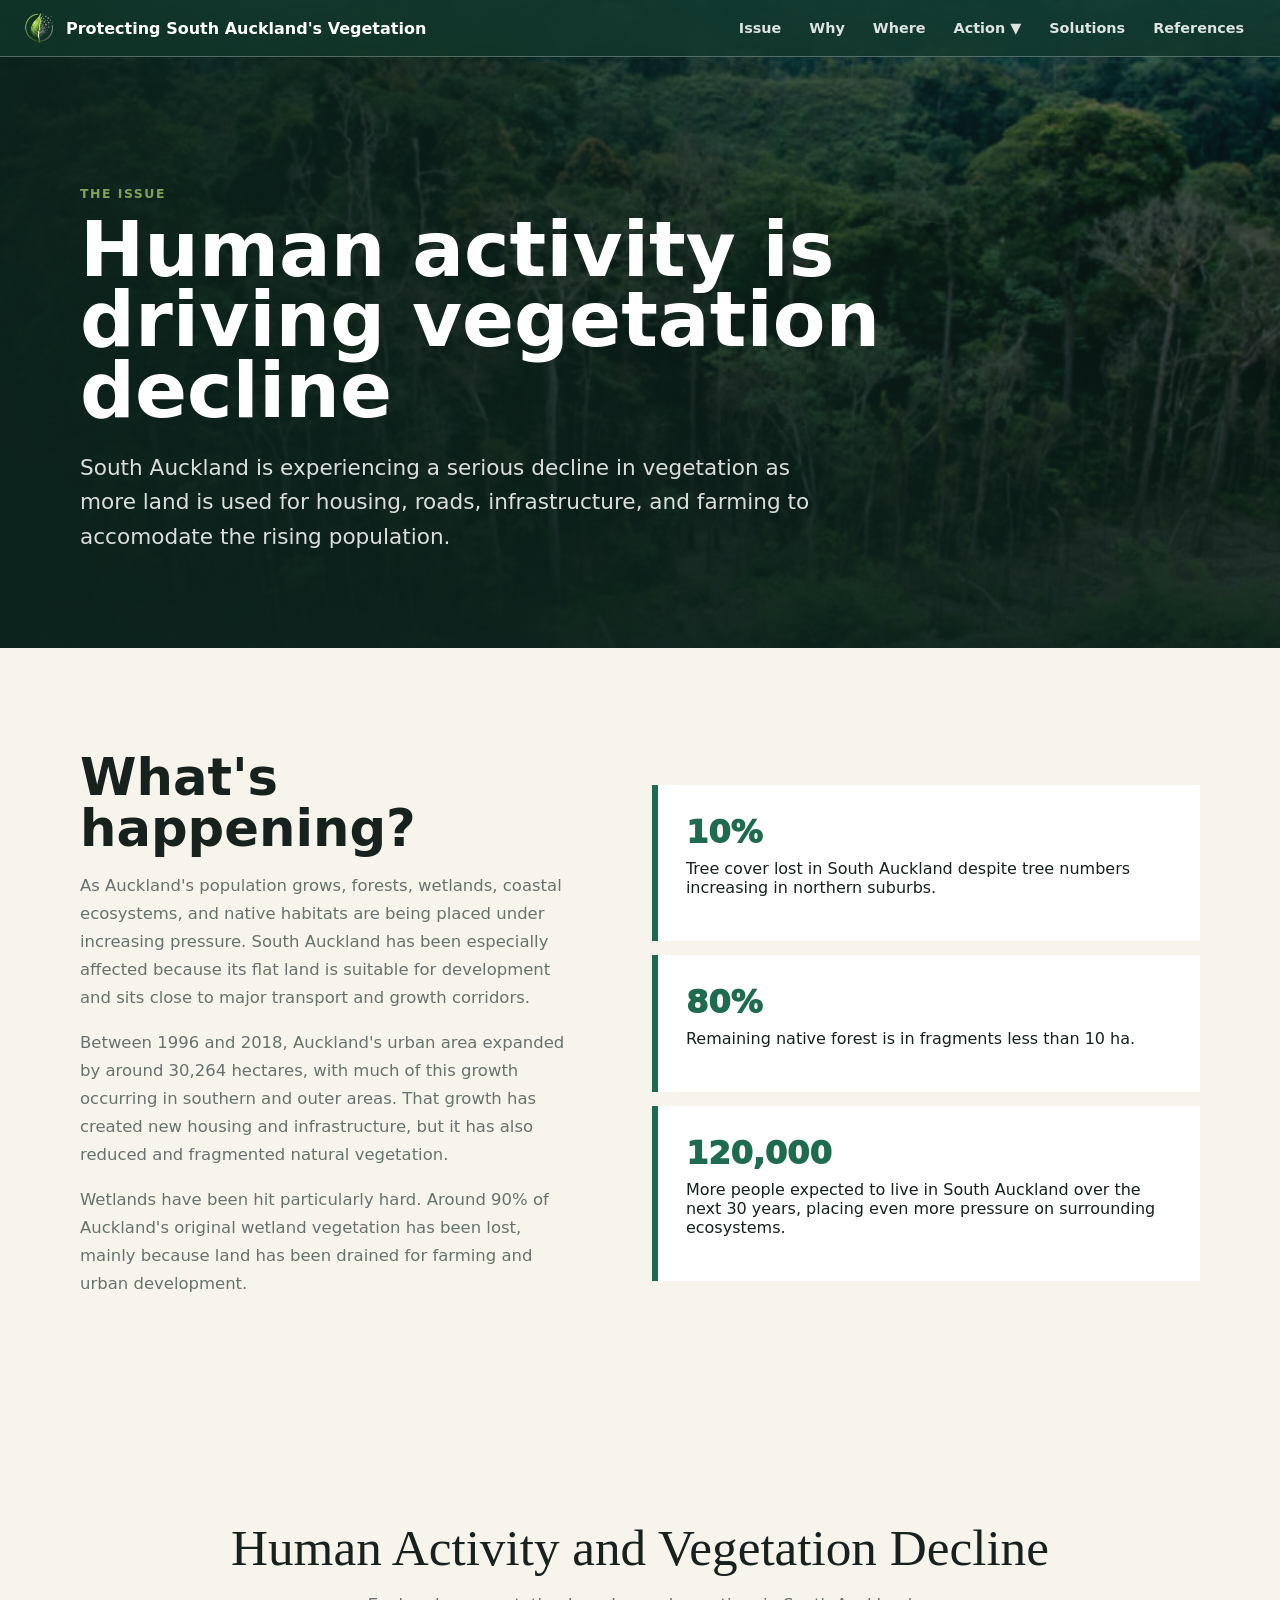
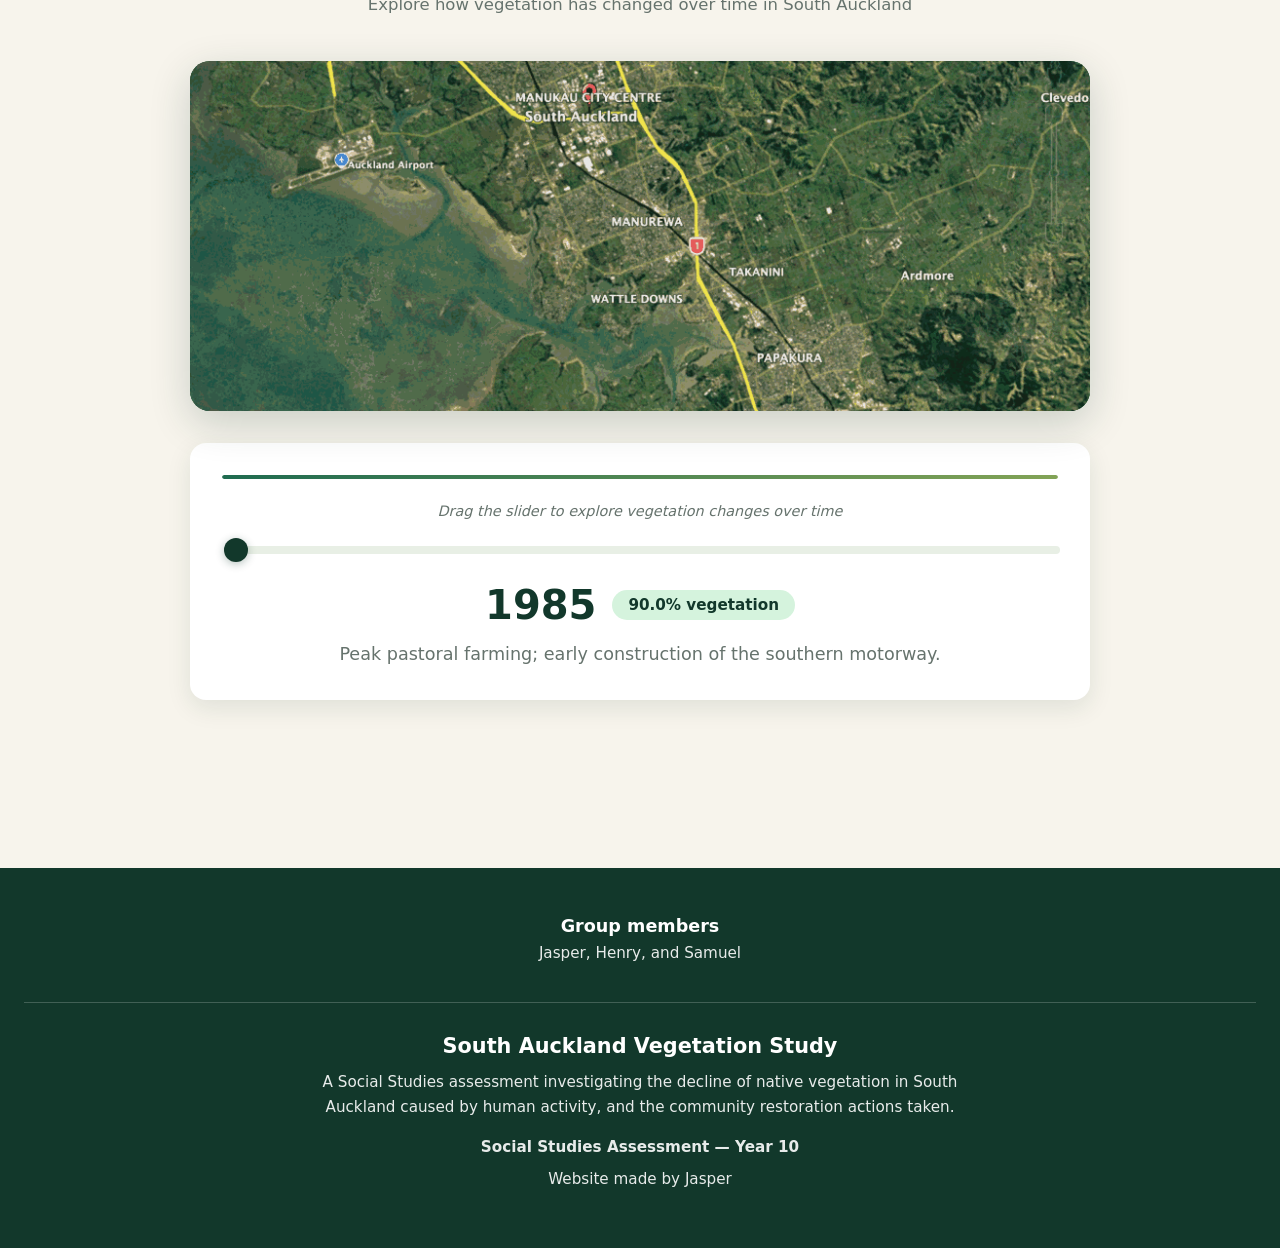
<file: issue.html>
<!DOCTYPE html>
<html lang="en">

<script async src="https://www.googletagmanager.com/gtag/js?id=G-S7NHVQVQ2V"></script>

  <head>
    <meta charset="UTF-8" />
    <meta name="viewport" content="width=device-width, initial-scale=1.0" />
    <title>The Issue | Protecting South Auckland's Vegetation</title>
    <link rel="stylesheet" href="styles.css" />
    <link rel="icon" href="Images/Icon.png" type="image/png" />
  </head>
  <body>
    <main>
      <section class="page-hero">
        <div class="page-hero-media"></div>
        <div class="page-hero-content reveal">
          <p class="kicker">The issue</p>
          <h1>Human activity is driving vegetation decline</h1>
          <p>
            South Auckland is experiencing a serious decline in vegetation as more
            land is used for housing, roads, infrastructure, and farming to accomodate the rising population.
          </p>
        </div>
      </section>

      <section class="section split">
        <div class="section-copy reveal">
          <h2>What's happening?</h2>
          <p>
            As Auckland's population grows, forests, wetlands, coastal ecosystems,
            and native habitats are being placed under increasing pressure.
            South Auckland has been especially affected because its flat land is
            suitable for development and sits close to major transport and growth
            corridors.
          </p>
          <p>
            Between 1996 and 2018, Auckland's urban area expanded by around
            30,264 hectares, with much of this growth occurring in southern and
            outer areas. That growth has created new housing and infrastructure,
            but it has also reduced and fragmented natural vegetation.
          </p>
          <p>
            Wetlands have been hit particularly hard. Around 90% of Auckland's
            original wetland vegetation has been lost, mainly because land has
            been drained for farming and urban development.
          </p>
        </div>
        <div class="evidence-panel reveal">
          <article>
            <span class="fact-number">10%</span>
            <p>Tree cover lost in South Auckland despite tree numbers increasing in northern suburbs.</p>
          </article>
          <article>
            <span class="fact-number">80%</span>
            <p>Remaining native forest is in fragments less than 10 ha.</p>
          </article>
          <article>
            <span class="fact-number">120,000</span>
            <p>More people expected to live in South Auckland over the next 30 years, placing even more pressure on surrounding ecosystems.</p>
          </article>
        </div>
      </section>

      <section class="section">
        <div class="section-heading centered reveal">
          <h2>Human Activity and Vegetation Decline</h2>
          <p>Explore how vegetation has changed over time in South Auckland</p>
        </div>

        <div class="timeline-slider-container reveal">
          <div class="landscape-panel" id="landscapePanel">
            <img src="Images/Timeline/1985.png" alt="1985 landscape" class="timeline-image" id="timelineImage">
          </div>

          <div class="slider-controls">
            <div class="progress-bar">
              <div class="progress-fill" id="progressFill"></div>
            </div>

            <p class="slider-instruction">Drag the slider to explore vegetation changes over time</p>

            <input type="range" min="0" max="7" value="0" class="timeline-slider" id="timelineSlider">

            <div class="year-info">
              <div class="year-display">
                <span class="year-label" id="yearLabel">1985</span>
                <span class="vegetation-percent" id="vegetationPercent">90.0% vegetation</span>
              </div>
              <p class="year-description" id="yearDescription">Peak pastoral farming; early construction of the southern motorway.</p>
            </div>
          </div>
        </div>
      </section>

    <script src="script.js"></script>
  </body>
</html>
</file>
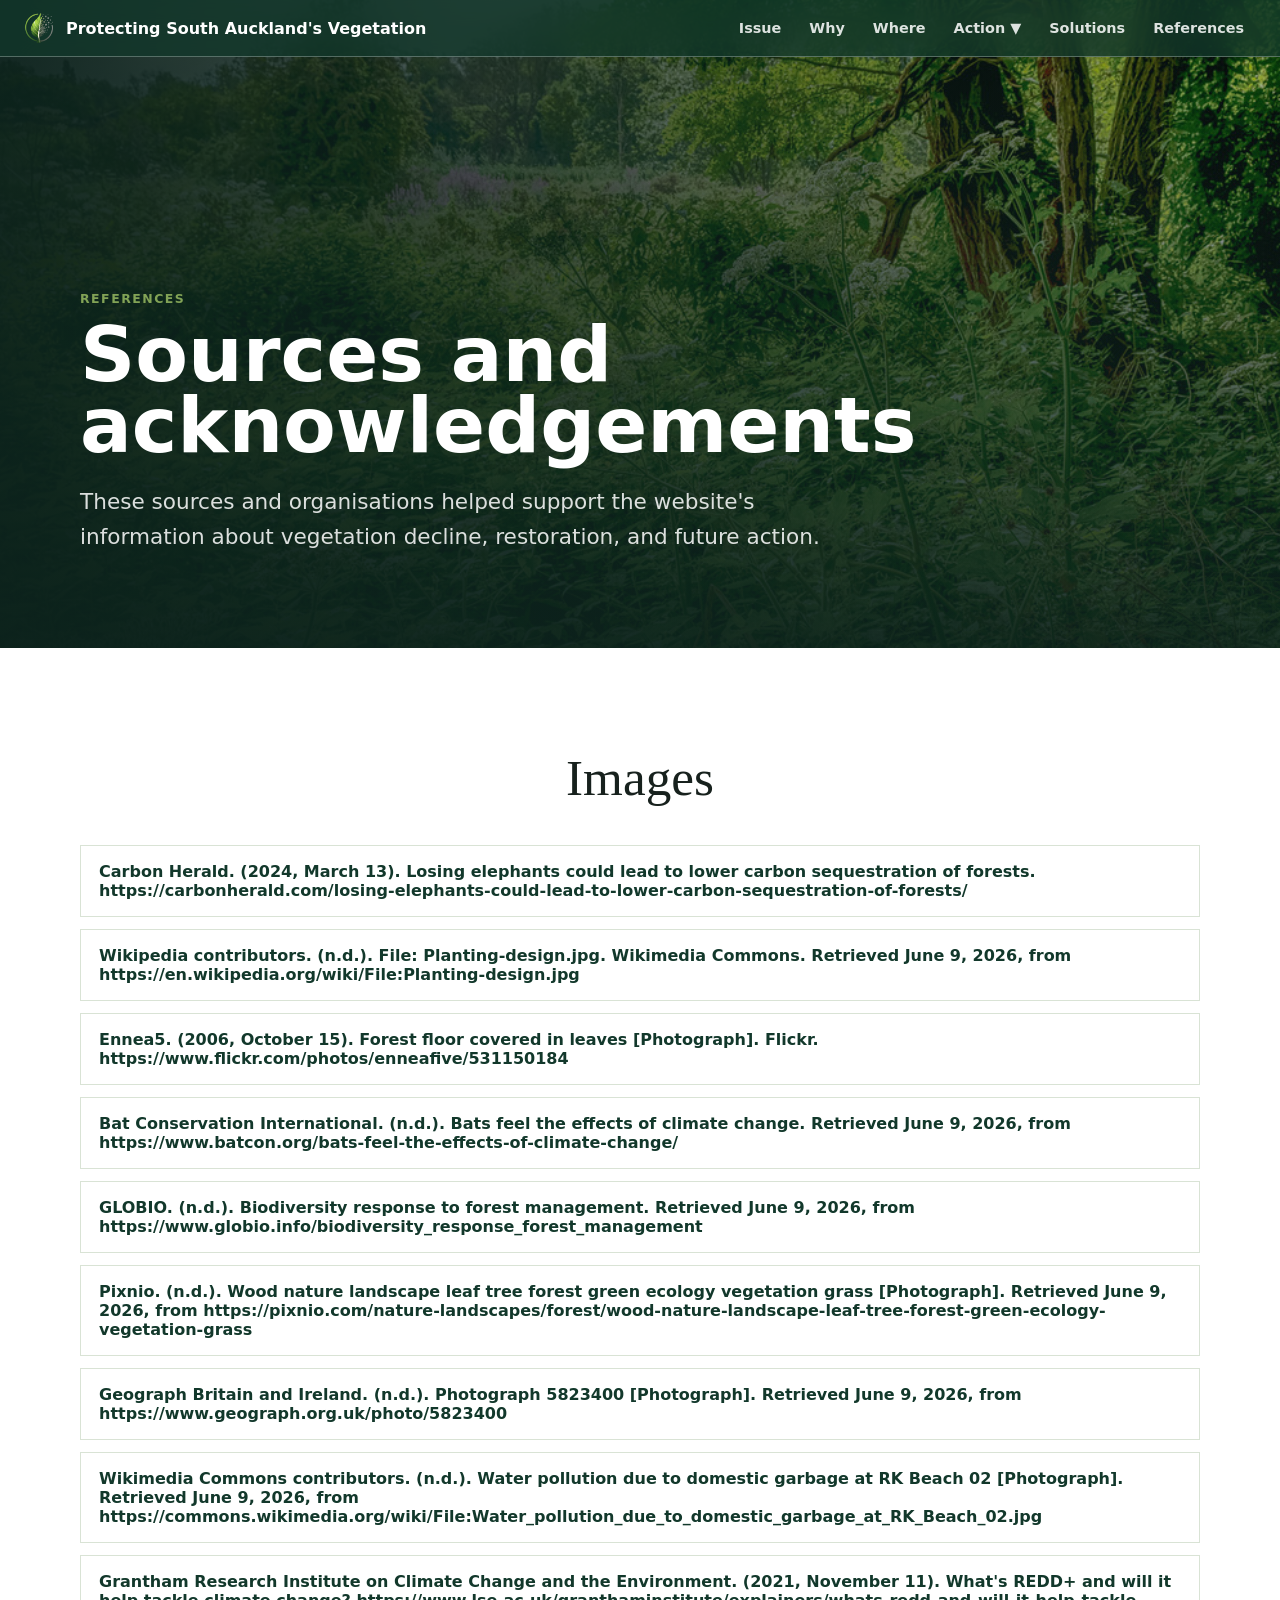
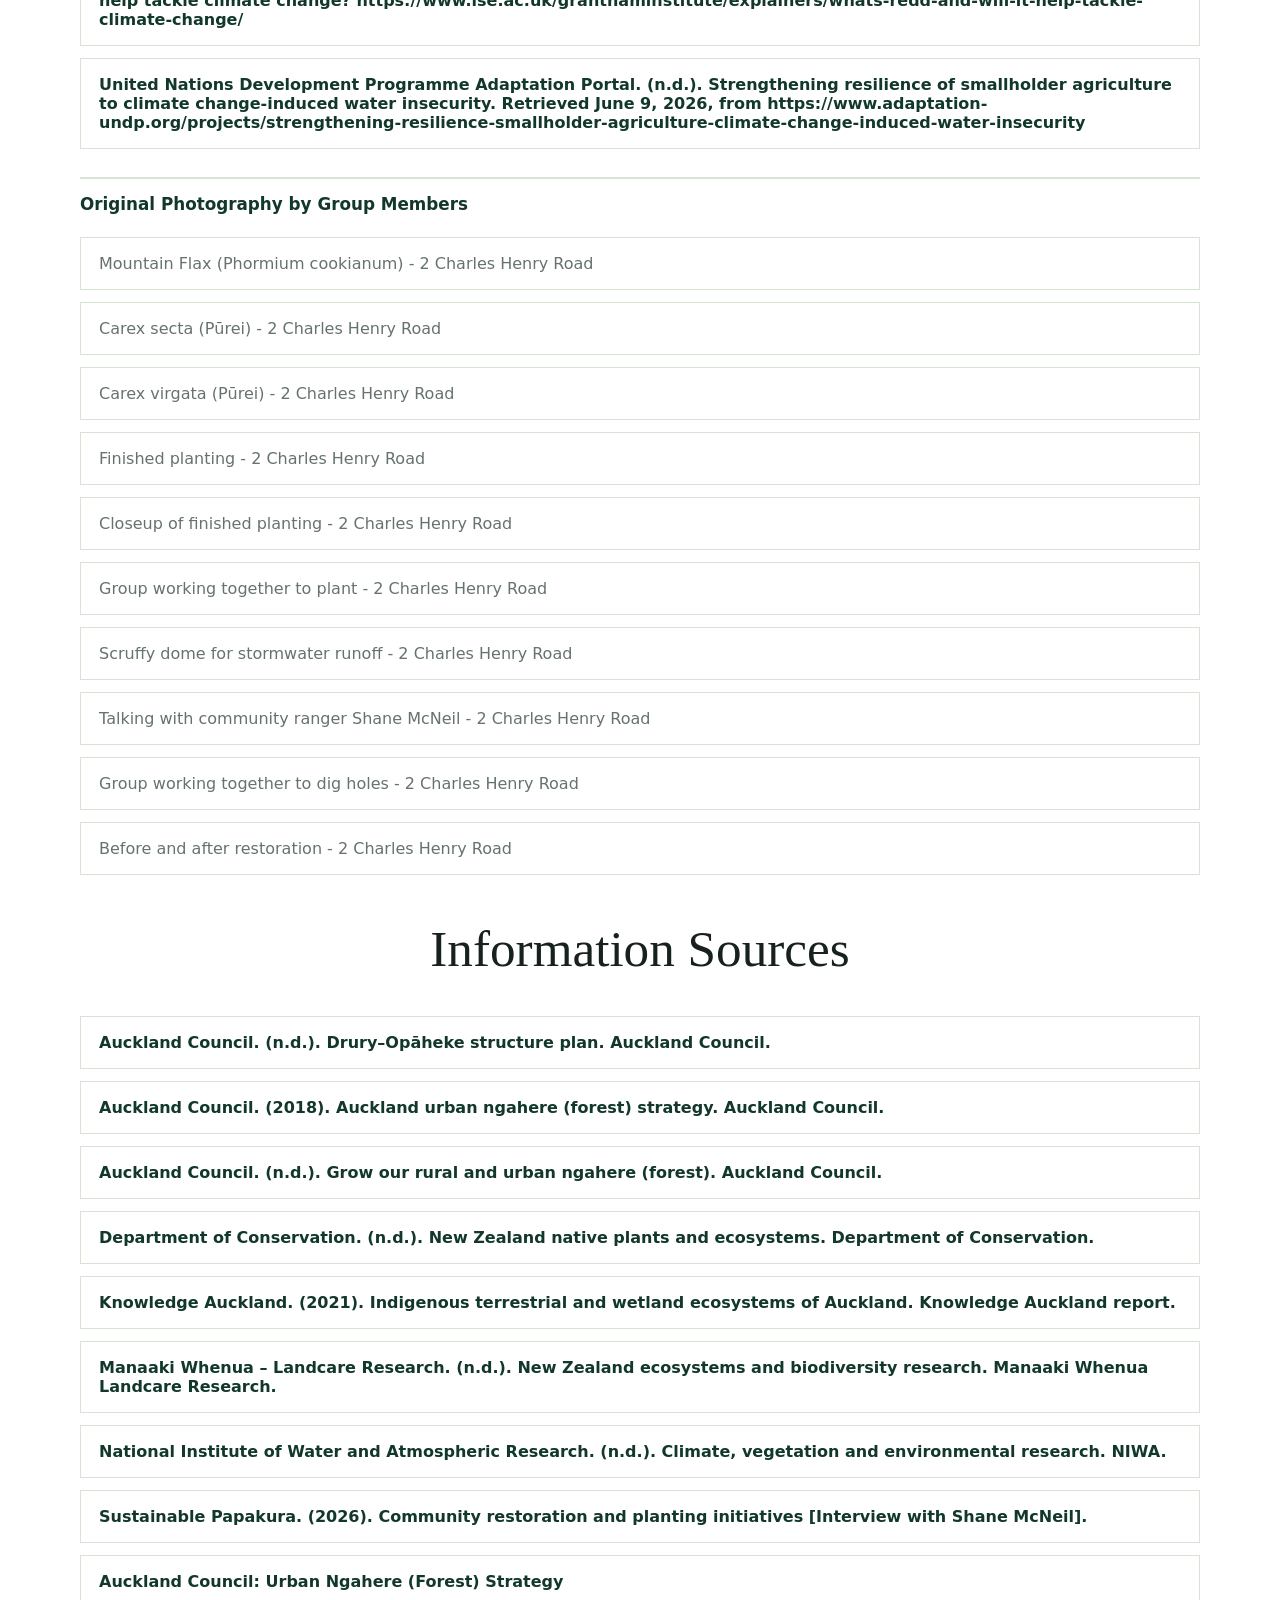
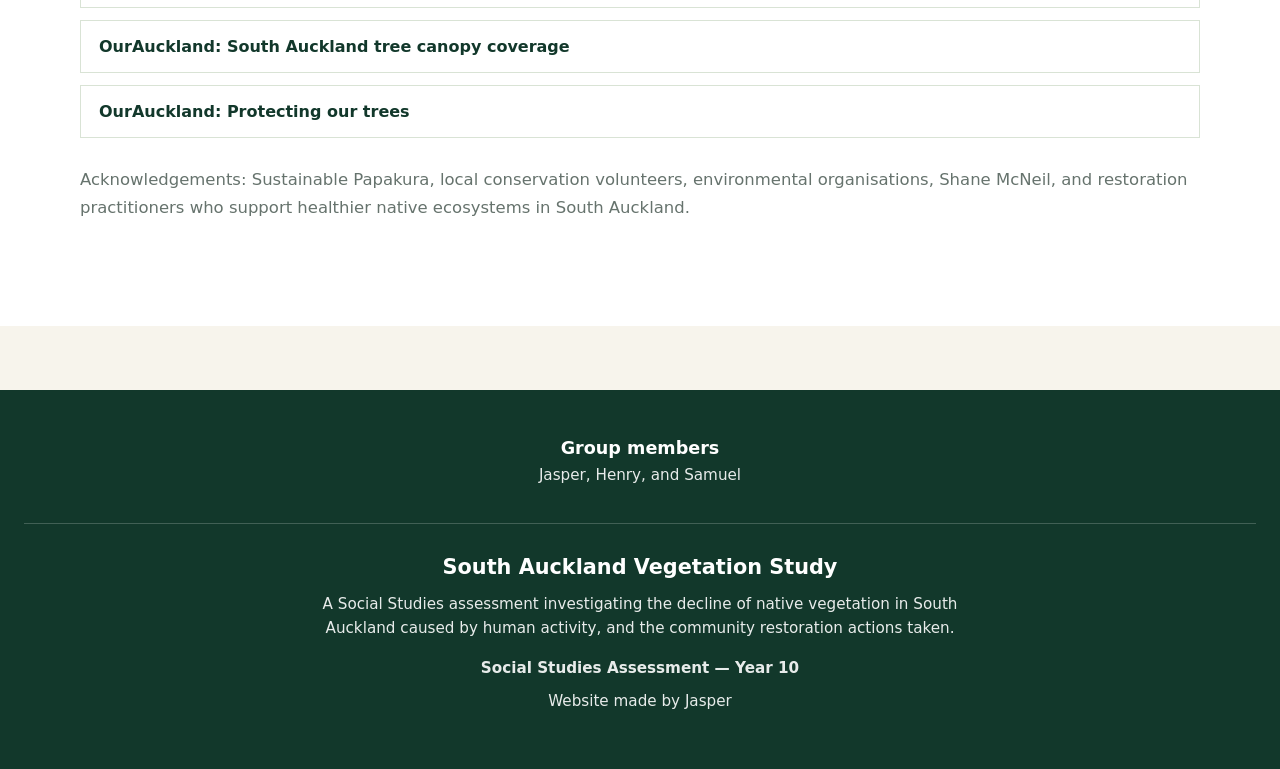
<file: references.html>
<!DOCTYPE html>
<html lang="en">

<script async src="https://www.googletagmanager.com/gtag/js?id=G-S7NHVQVQ2V"></script>

  <head>
    <meta charset="UTF-8" />
    <meta name="viewport" content="width=device-width, initial-scale=1.0" />
    <title>References | Protecting South Auckland's Vegetation</title>
    <link rel="stylesheet" href="styles.css" />
    <link rel="icon" href="Images/Icon.png" type="image/png" />
  </head>
  <body>
    <main>
      <section class="page-hero references-hero">
        <div class="page-hero-media"></div>
        <div class="page-hero-content reveal">
          <p class="kicker">References</p>
          <h1>Sources and acknowledgements</h1>
          <p>
            These sources and organisations helped support the website's
            information about vegetation decline, restoration, and future action.
          </p>
        </div>
      </section>

      <section class="section references">
        <div class="section-heading centered reveal">
          <h2>Images</h2>
        </div>
        <div class="reference-list reveal">
          <a href="https://carbonherald.com/losing-elephants-could-lead-to-lower-carbon-sequestration-of-forests/" target="_blank" rel="noreferrer">Carbon Herald. (2024, March 13). Losing elephants could lead to lower carbon sequestration of forests. https://carbonherald.com/losing-elephants-could-lead-to-lower-carbon-sequestration-of-forests/</a>
          <a href="https://en.wikipedia.org/wiki/File:Planting-design.jpg" target="_blank" rel="noreferrer">Wikipedia contributors. (n.d.). File: Planting-design.jpg. Wikimedia Commons. Retrieved June 9, 2026, from https://en.wikipedia.org/wiki/File:Planting-design.jpg</a>
          <a href="https://www.flickr.com/photos/enneafive/531150184" target="_blank" rel="noreferrer">Ennea5. (2006, October 15). Forest floor covered in leaves [Photograph]. Flickr. https://www.flickr.com/photos/enneafive/531150184</a>
          <a href="https://www.batcon.org/bats-feel-the-effects-of-climate-change/" target="_blank" rel="noreferrer">Bat Conservation International. (n.d.). Bats feel the effects of climate change. Retrieved June 9, 2026, from https://www.batcon.org/bats-feel-the-effects-of-climate-change/</a>
          <a href="https://www.globio.info/biodiversity_response_forest_management" target="_blank" rel="noreferrer">GLOBIO. (n.d.). Biodiversity response to forest management. Retrieved June 9, 2026, from https://www.globio.info/biodiversity_response_forest_management</a>
          <a href="https://pixnio.com/nature-landscapes/forest/wood-nature-landscape-leaf-tree-forest-green-ecology-vegetation-grass" target="_blank" rel="noreferrer">Pixnio. (n.d.). Wood nature landscape leaf tree forest green ecology vegetation grass [Photograph]. Retrieved June 9, 2026, from https://pixnio.com/nature-landscapes/forest/wood-nature-landscape-leaf-tree-forest-green-ecology-vegetation-grass</a>
          <a href="https://www.geograph.org.uk/photo/5823400" target="_blank" rel="noreferrer">Geograph Britain and Ireland. (n.d.). Photograph 5823400 [Photograph]. Retrieved June 9, 2026, from https://www.geograph.org.uk/photo/5823400</a>
          <a href="https://commons.wikimedia.org/wiki/File:Water_pollution_due_to_domestic_garbage_at_RK_Beach_02.jpg" target="_blank" rel="noreferrer">Wikimedia Commons contributors. (n.d.). Water pollution due to domestic garbage at RK Beach 02 [Photograph]. Retrieved June 9, 2026, from https://commons.wikimedia.org/wiki/File:Water_pollution_due_to_domestic_garbage_at_RK_Beach_02.jpg</a>
          <a href="https://www.lse.ac.uk/granthaminstitute/explainers/whats-redd-and-will-it-help-tackle-climate-change/" target="_blank" rel="noreferrer">Grantham Research Institute on Climate Change and the Environment. (2021, November 11). What's REDD+ and will it help tackle climate change? https://www.lse.ac.uk/granthaminstitute/explainers/whats-redd-and-will-it-help-tackle-climate-change/</a>
          <a href="https://www.adaptation-undp.org/projects/strengthening-resilience-smallholder-agriculture-climate-change-induced-water-insecurity" target="_blank" rel="noreferrer">United Nations Development Programme Adaptation Portal. (n.d.). Strengthening resilience of smallholder agriculture to climate change-induced water insecurity. Retrieved June 9, 2026, from https://www.adaptation-undp.org/projects/strengthening-resilience-smallholder-agriculture-climate-change-induced-water-insecurity</a>
          <h3 class="reference-divider">Original Photography by Group Members</h3>
          <span>Mountain Flax (Phormium cookianum) - 2 Charles Henry Road</span>
          <span>Carex secta (Pūrei) - 2 Charles Henry Road</span>
          <span>Carex virgata (Pūrei) - 2 Charles Henry Road</span>
          <span>Finished planting - 2 Charles Henry Road</span>
          <span>Closeup of finished planting - 2 Charles Henry Road</span>
          <span>Group working together to plant - 2 Charles Henry Road</span>
          <span>Scruffy dome for stormwater runoff - 2 Charles Henry Road</span>
          <span>Talking with community ranger Shane McNeil - 2 Charles Henry Road</span>
          <span>Group working together to dig holes - 2 Charles Henry Road</span>
          <span>Before and after restoration - 2 Charles Henry Road</span>
        </div>

        <div class="section-heading centered reveal" style="margin-top: 48px;">
          <h2>Information Sources</h2>
        </div>
        <div class="reference-list reveal">
          <a href="https://new.aucklandcouncil.govt.nz/en/plans-policies-bylaws-reports-projects/our-plans-strategies/place-based-plans/structure-plans/drury-opaheke-structure-plan.html" target="_blank" rel="noreferrer">Auckland Council. (n.d.). Drury–Opāheke structure plan. Auckland Council.</a>
          <a href="https://www.aucklandcouncil.govt.nz/plans-projects-policies-reports-bylaws/our-plans-strategies/topic-based-plans-strategies/environmental-plans-strategies/Documents/urban-ngahere-forest-strategy.pdf" target="_blank" rel="noreferrer">Auckland Council. (2018). Auckland urban ngahere (forest) strategy. Auckland Council.</a>
          <a href="https://new.aucklandcouncil.govt.nz/en/plans-policies-bylaws-reports-projects/our-plans-strategies/topic-based-plans-strategies/environmental-plans-strategies/climate-plan/natural-environment/grow-our-forest.html" target="_blank" rel="noreferrer">Auckland Council. (n.d.). Grow our rural and urban ngahere (forest). Auckland Council.</a>
          <a href="https://www.doc.govt.nz/" target="_blank" rel="noreferrer">Department of Conservation. (n.d.). New Zealand native plants and ecosystems. Department of Conservation.</a>
          <a href="https://knowledgeauckland.org.nz/publications/indigenous-terrestrial-and-wetland-ecosystems-of-auckland/" target="_blank" rel="noreferrer">Knowledge Auckland. (2021). Indigenous terrestrial and wetland ecosystems of Auckland. Knowledge Auckland report.</a>
          <a href="https://www.landcareresearch.co.nz/" target="_blank" rel="noreferrer">Manaaki Whenua – Landcare Research. (n.d.). New Zealand ecosystems and biodiversity research. Manaaki Whenua Landcare Research.</a>
          <a href="https://www.niwa.co.nz/" target="_blank" rel="noreferrer">National Institute of Water and Atmospheric Research. (n.d.). Climate, vegetation and environmental research. NIWA.</a>
          <a href="https://sustainablepapakura.org.nz/" target="_blank" rel="noreferrer">Sustainable Papakura. (2026). Community restoration and planting initiatives [Interview with Shane McNeil].</a>
          <a href="https://new.aucklandcouncil.govt.nz/en/plans-policies-bylaws-reports-projects/our-plans-strategies/topic-based-plans-strategies/environmental-plans-strategies/urban-ngahere-forest-strategy.html" target="_blank" rel="noreferrer">Auckland Council: Urban Ngahere (Forest) Strategy</a>
          <a href="https://ourauckland.aucklandcouncil.govt.nz/news/2018/4/don-t-let-south-auckland-be-leaf-t-behind/" target="_blank" rel="noreferrer">OurAuckland: South Auckland tree canopy coverage</a>
          <a href="https://ourauckland.aucklandcouncil.govt.nz/news/2023/09/protecting-our-trees/" target="_blank" rel="noreferrer">OurAuckland: Protecting our trees</a>
        </div>
        <p class="acknowledgement reveal">
          Acknowledgements: Sustainable Papakura, local conservation volunteers,
          environmental organisations, Shane McNeil, and restoration practitioners
          who support healthier native ecosystems in South Auckland.
        </p>
      </section>
    </main>


    <script src="script.js"></script>
  </body>
</html>
</file>
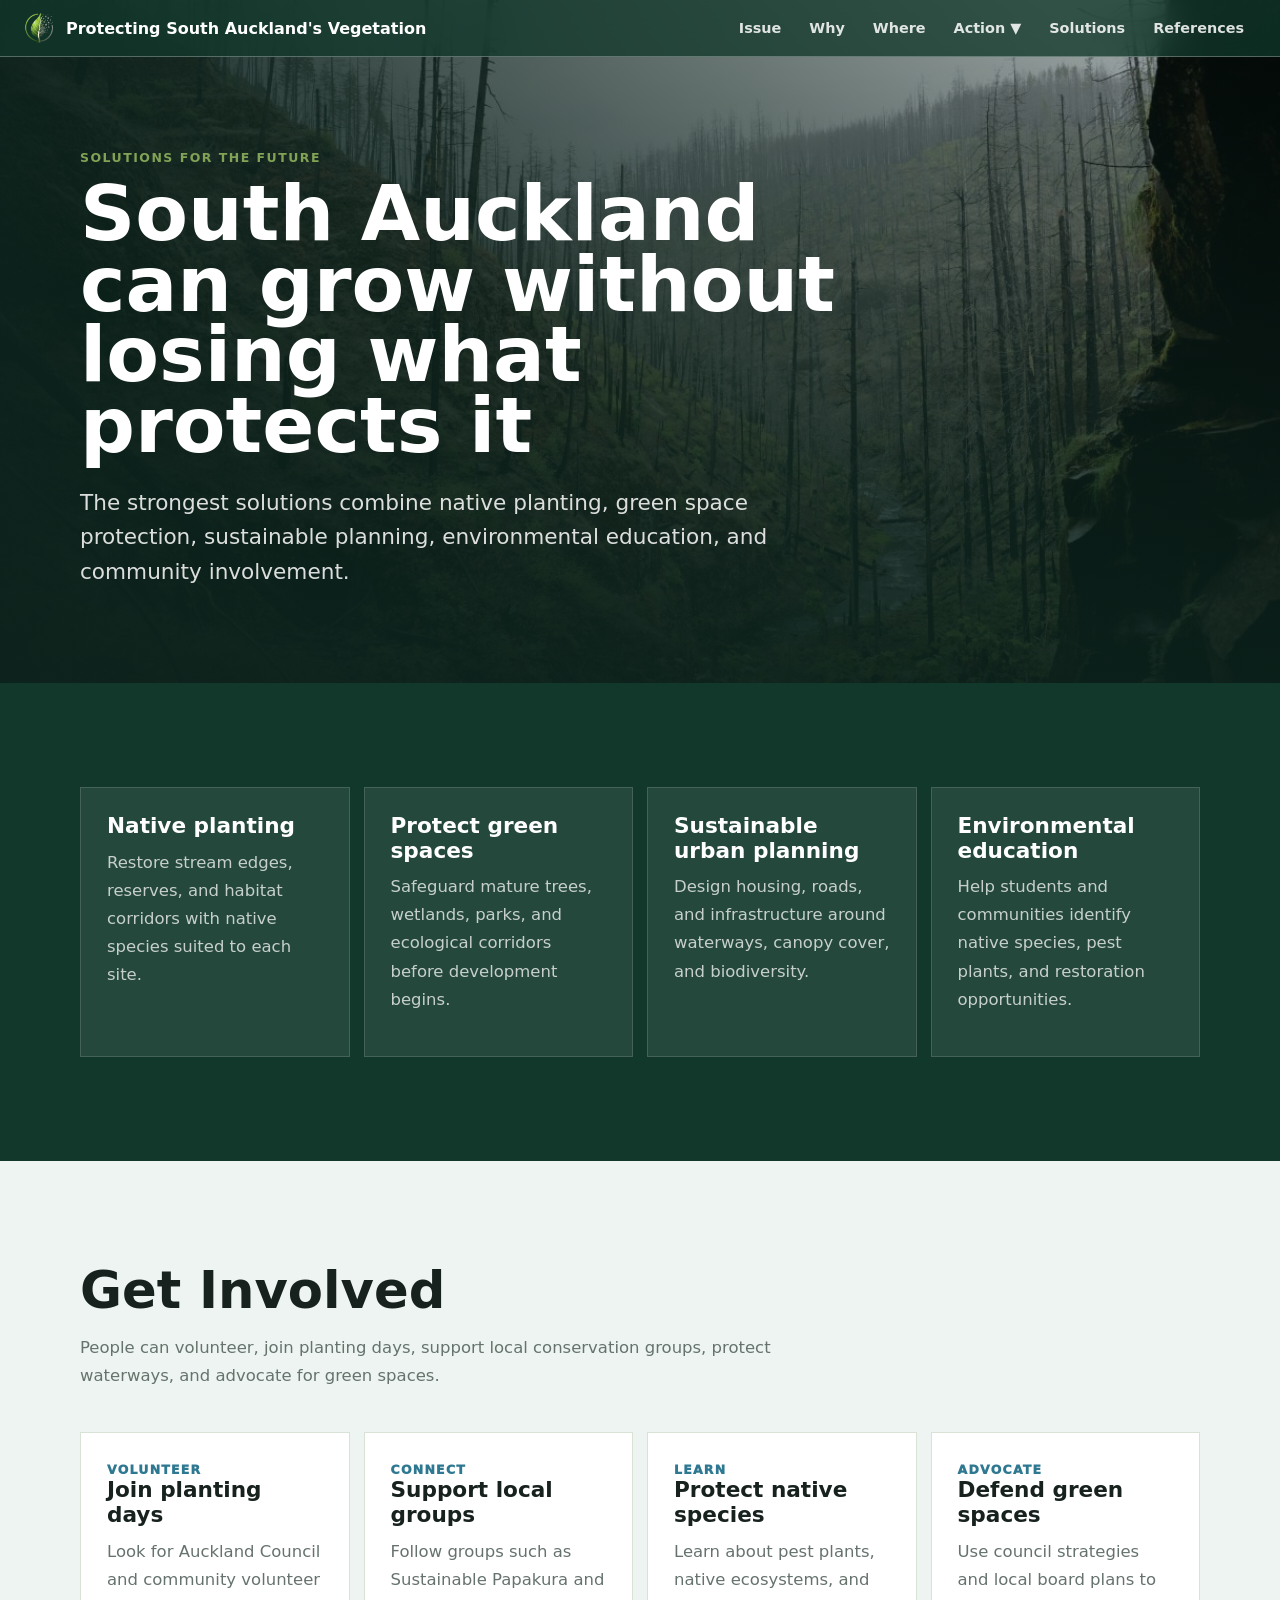
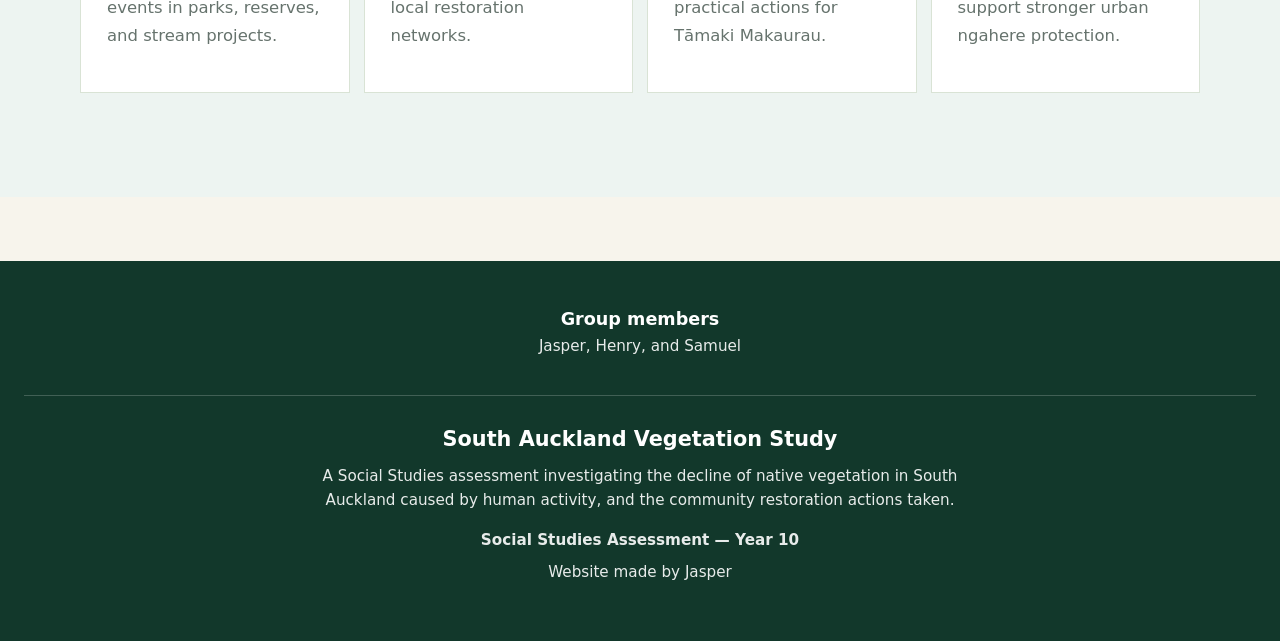
<file: solutions.html>
<!DOCTYPE html>
<html lang="en">

<script async src="https://www.googletagmanager.com/gtag/js?id=G-S7NHVQVQ2V"></script>

  <head>
    <meta charset="UTF-8" />
    <meta name="viewport" content="width=device-width, initial-scale=1.0" />
    <title>Solutions | Protecting South Auckland's Vegetation</title>
    <link rel="stylesheet" href="styles.css" />
    <link rel="icon" href="Images/Icon.png" type="image/png" />
  </head>
  <body>
    <main>
      <section class="page-hero solutions-hero">
        <div class="page-hero-media"></div>
        <div class="page-hero-content reveal">
          <p class="kicker">Solutions for the future</p>
          <h1>South Auckland can grow without losing what protects it</h1>
          <p>
            The strongest solutions combine native planting, green space protection,
            sustainable planning, environmental education, and community involvement.
          </p>
        </div>
      </section>

      <section class="section solutions">
        <div class="solution-grid">
          <article class="solution-card reveal">
            <h3>Native planting</h3>
            <p>Restore stream edges, reserves, and habitat corridors with native species suited to each site.</p>
          </article>
          <article class="solution-card reveal">
            <h3>Protect green spaces</h3>
            <p>Safeguard mature trees, wetlands, parks, and ecological corridors before development begins.</p>
          </article>
          <article class="solution-card reveal">
            <h3>Sustainable urban planning</h3>
            <p>Design housing, roads, and infrastructure around waterways, canopy cover, and biodiversity.</p>
          </article>
          <article class="solution-card reveal">
            <h3>Environmental education</h3>
            <p>Help students and communities identify native species, pest plants, and restoration opportunities.</p>
          </article>
        </div>
      </section>

      <section class="section help-section">
        <div class="section-heading reveal">
          <h2>Get Involved</h2>
          <p>
            People can volunteer, join planting days, support local conservation
            groups, protect waterways, and advocate for green spaces.
          </p>
        </div>
        <div class="help-grid">
          <a class="help-card reveal" href="https://ourauckland.aucklandcouncil.govt.nz/events/2026/05/regional-park-planting-days-south/" target="_blank" rel="noreferrer">
            <span>Volunteer</span>
            <h3>Join planting days</h3>
            <p>Look for Auckland Council and community volunteer events in parks, reserves, and stream projects.</p>
          </a>
          <a class="help-card reveal" href="https://sustainablepapakura.org/" target="_blank" rel="noreferrer">
            <span>Connect</span>
            <h3>Support local groups</h3>
            <p>Follow groups such as Sustainable Papakura and local restoration networks.</p>
          </a>
          <a class="help-card reveal" href="https://www.tiakitamakimakaurau.nz/" target="_blank" rel="noreferrer">
            <span>Learn</span>
            <h3>Protect native species</h3>
            <p>Learn about pest plants, native ecosystems, and practical actions for Tāmaki Makaurau.</p>
          </a>
          <a class="help-card reveal" href="https://new.aucklandcouncil.govt.nz/en/plans-policies-bylaws-reports-projects/our-plans-strategies/topic-based-plans-strategies/environmental-plans-strategies/urban-ngahere-forest-strategy.html" target="_blank" rel="noreferrer">
            <span>Advocate</span>
            <h3>Defend green spaces</h3>
            <p>Use council strategies and local board plans to support stronger urban ngahere protection.</p>
          </a>
        </div>
      </section>
    </main>


    <script src="script.js"></script>
  </body>
</html>
</file>
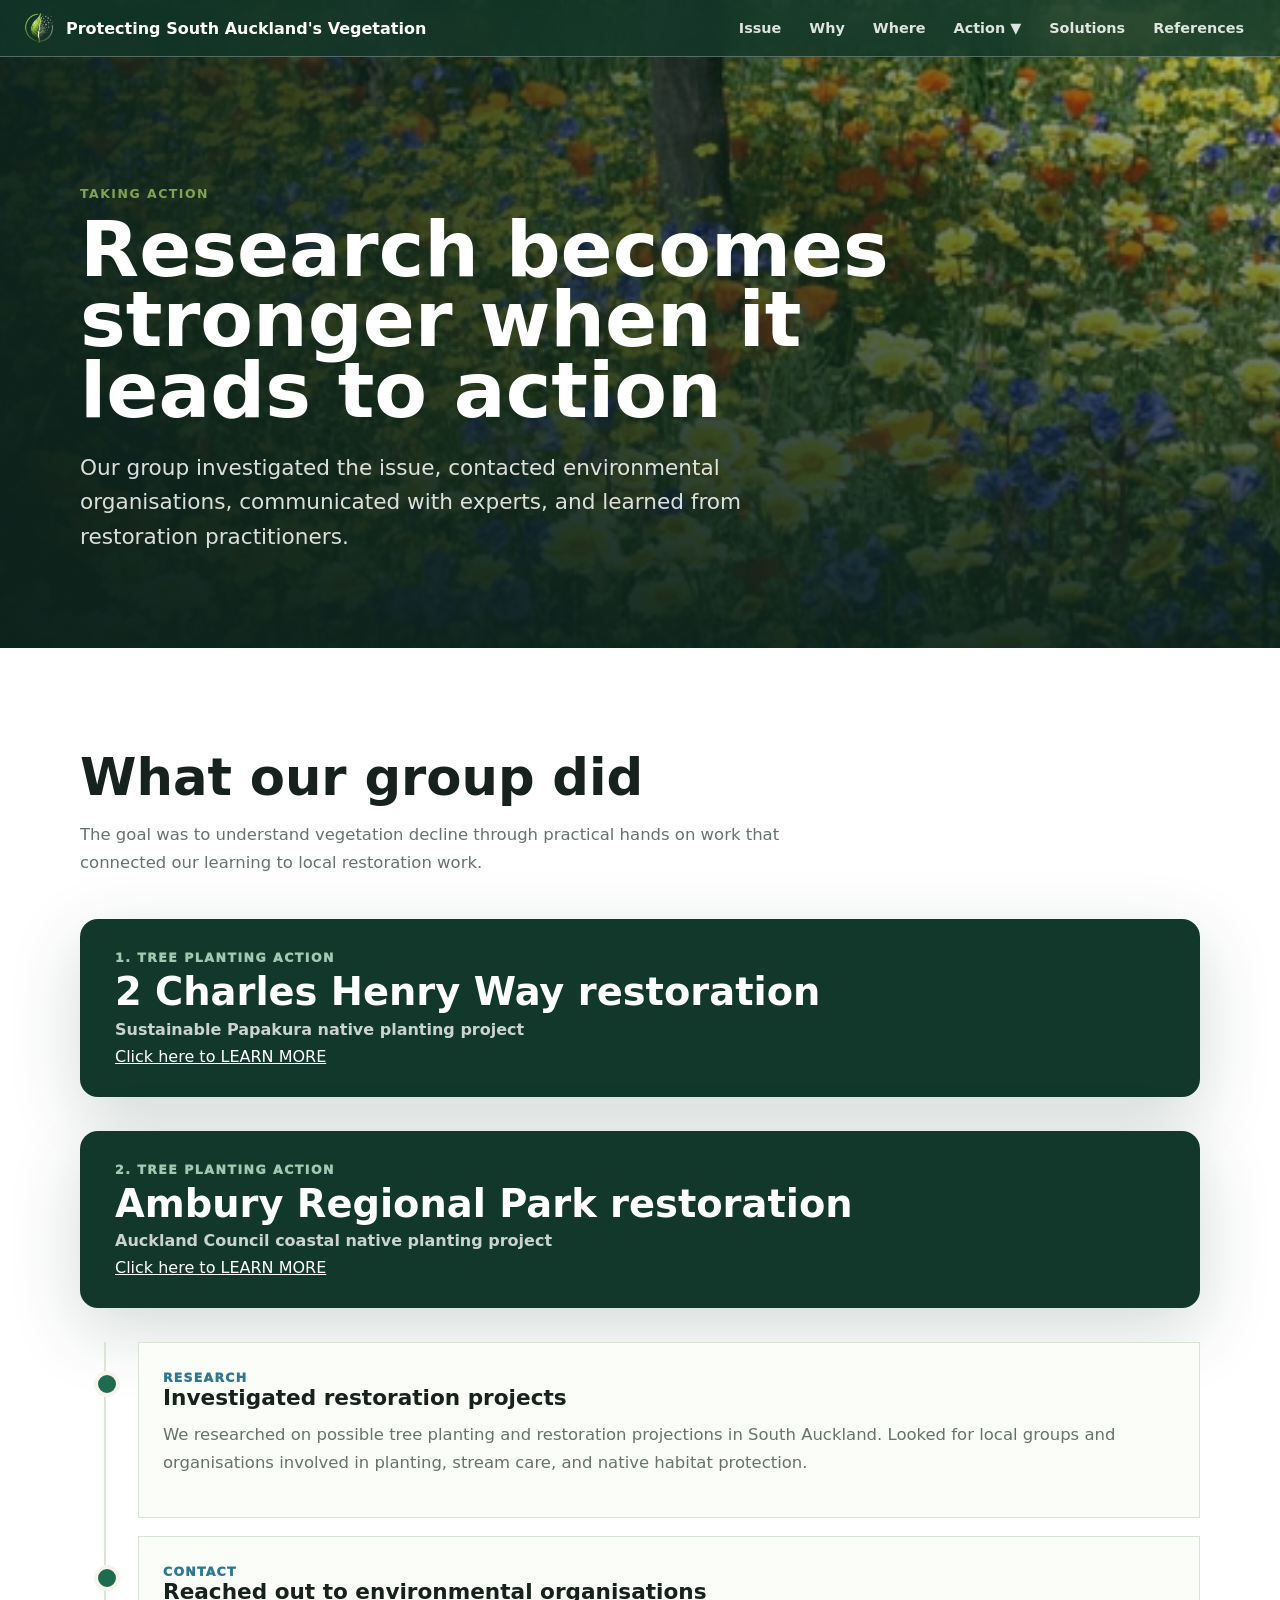
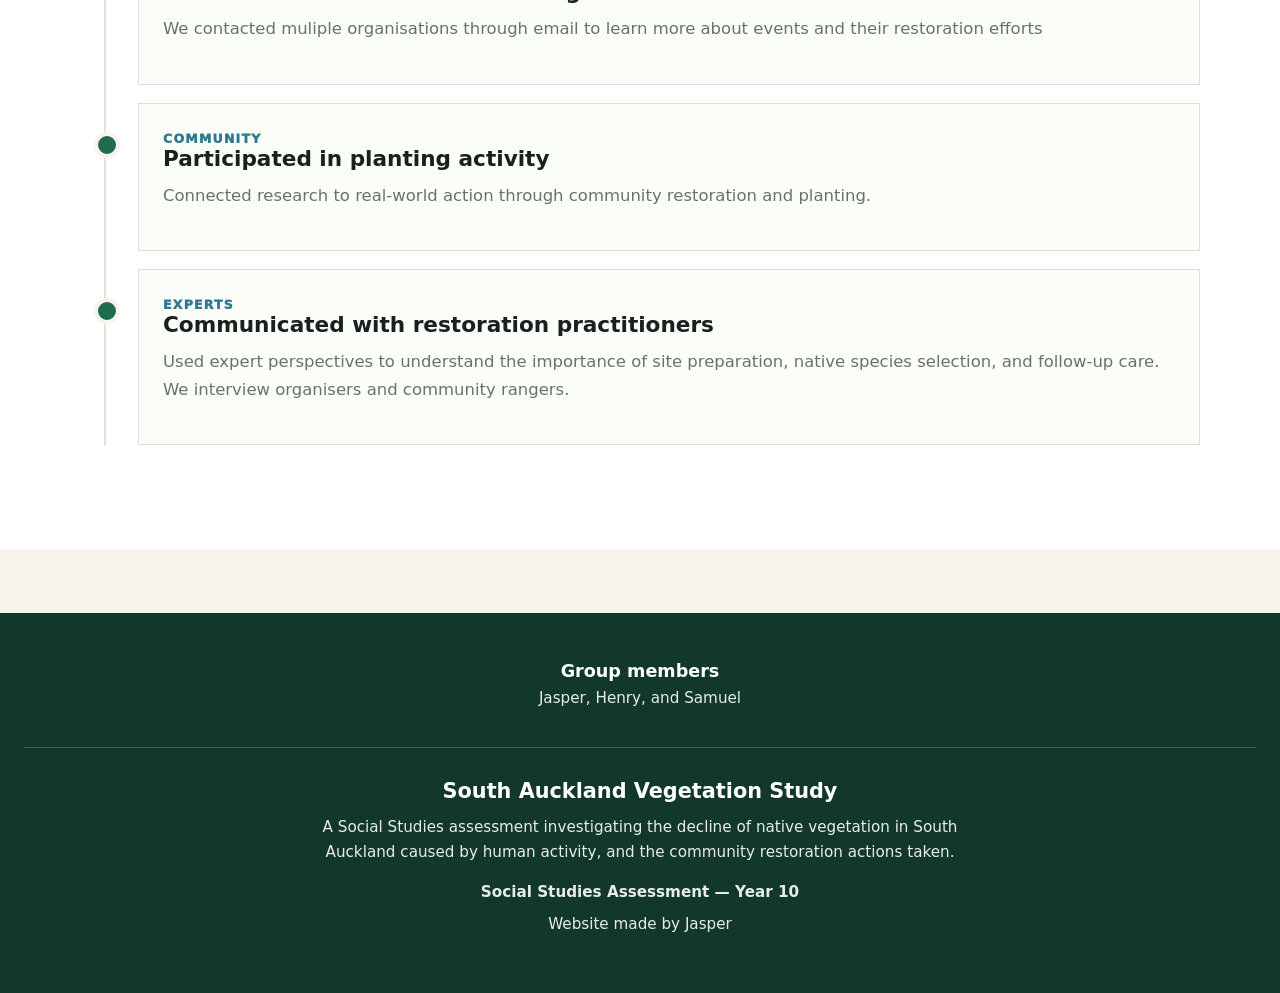
<file: taking-action.html>
<!DOCTYPE html>
<html lang="en">

<script async src="https://www.googletagmanager.com/gtag/js?id=G-S7NHVQVQ2V"></script>

  <head>
    <meta charset="UTF-8" />
    <meta name="viewport" content="width=device-width, initial-scale=1.0" />
    <title>Taking Action | Protecting South Auckland's Vegetation</title>
    <link rel="stylesheet" href="styles.css" />
    <link rel="icon" href="Images/Icon.png" type="image/png" />
  </head>
  <body>
    <main>
      <section class="page-hero action-hero">
        <div class="page-hero-media"></div>
        <div class="page-hero-content reveal">
          <p class="kicker">Taking action</p>
          <h1>Research becomes stronger when it leads to action</h1>
          <p>
            Our group investigated the issue, contacted environmental organisations,
            communicated with experts, and learned from restoration practitioners.
          </p>
        </div>
      </section>

      <section class="section action-section">
        <div class="section-heading reveal">
          <h2>What our group did</h2>
          <p>
            The goal was to understand vegetation decline through practical 
            hands on work that connected our learning to local restoration work.
          </p>
        </div>
        <a class="restoration-button reveal" href="community-restoration.html">
          <span class="restoration-button-label">1. Tree planting action</span>
          <strong>2 Charles Henry Way restoration</strong>
          <span class="restoration-button-meta">Sustainable Papakura native planting project</span>
          <u>Click here to LEARN MORE</u>
        </a>
        <a class="restoration-button reveal" href="ambury-regional-park.html">
          <span class="restoration-button-label">2. Tree planting action</span>
          <strong>Ambury Regional Park restoration</strong>
          <span class="restoration-button-meta">Auckland Council coastal native planting project</span>
          <u>Click here to LEARN MORE</u>
        </a>
        <div class="timeline">
          <article class="timeline-item reveal">
            <span>Research</span>
            <h3>Investigated restoration projects</h3>
            <p>We researched on possible tree planting and restoration projections in South Auckland. Looked for local groups and organisations involved in planting, stream care, and native habitat protection.</p>
          </article>
          <article class="timeline-item reveal">
            <span>Contact</span>
            <h3>Reached out to environmental organisations</h3>
            <p>We contacted muliple organisations through email to learn more about events and their restoration efforts</p>
          </article>
          <article class="timeline-item reveal">
            <span>Community</span>
            <h3>Participated in planting activity</h3>
            <p>Connected research to real-world action through community restoration and planting.</p>
          </article>
          <article class="timeline-item reveal">
            <span>Experts</span>
            <h3>Communicated with restoration practitioners</h3>
            <p>Used expert perspectives to understand the importance of site preparation, native species selection, and follow-up care. We interview organisers and community rangers.</p>
          </article>
        
        </div>
      </section>
    </main>


    <script src="script.js"></script>
  </body>
</html>
</file>
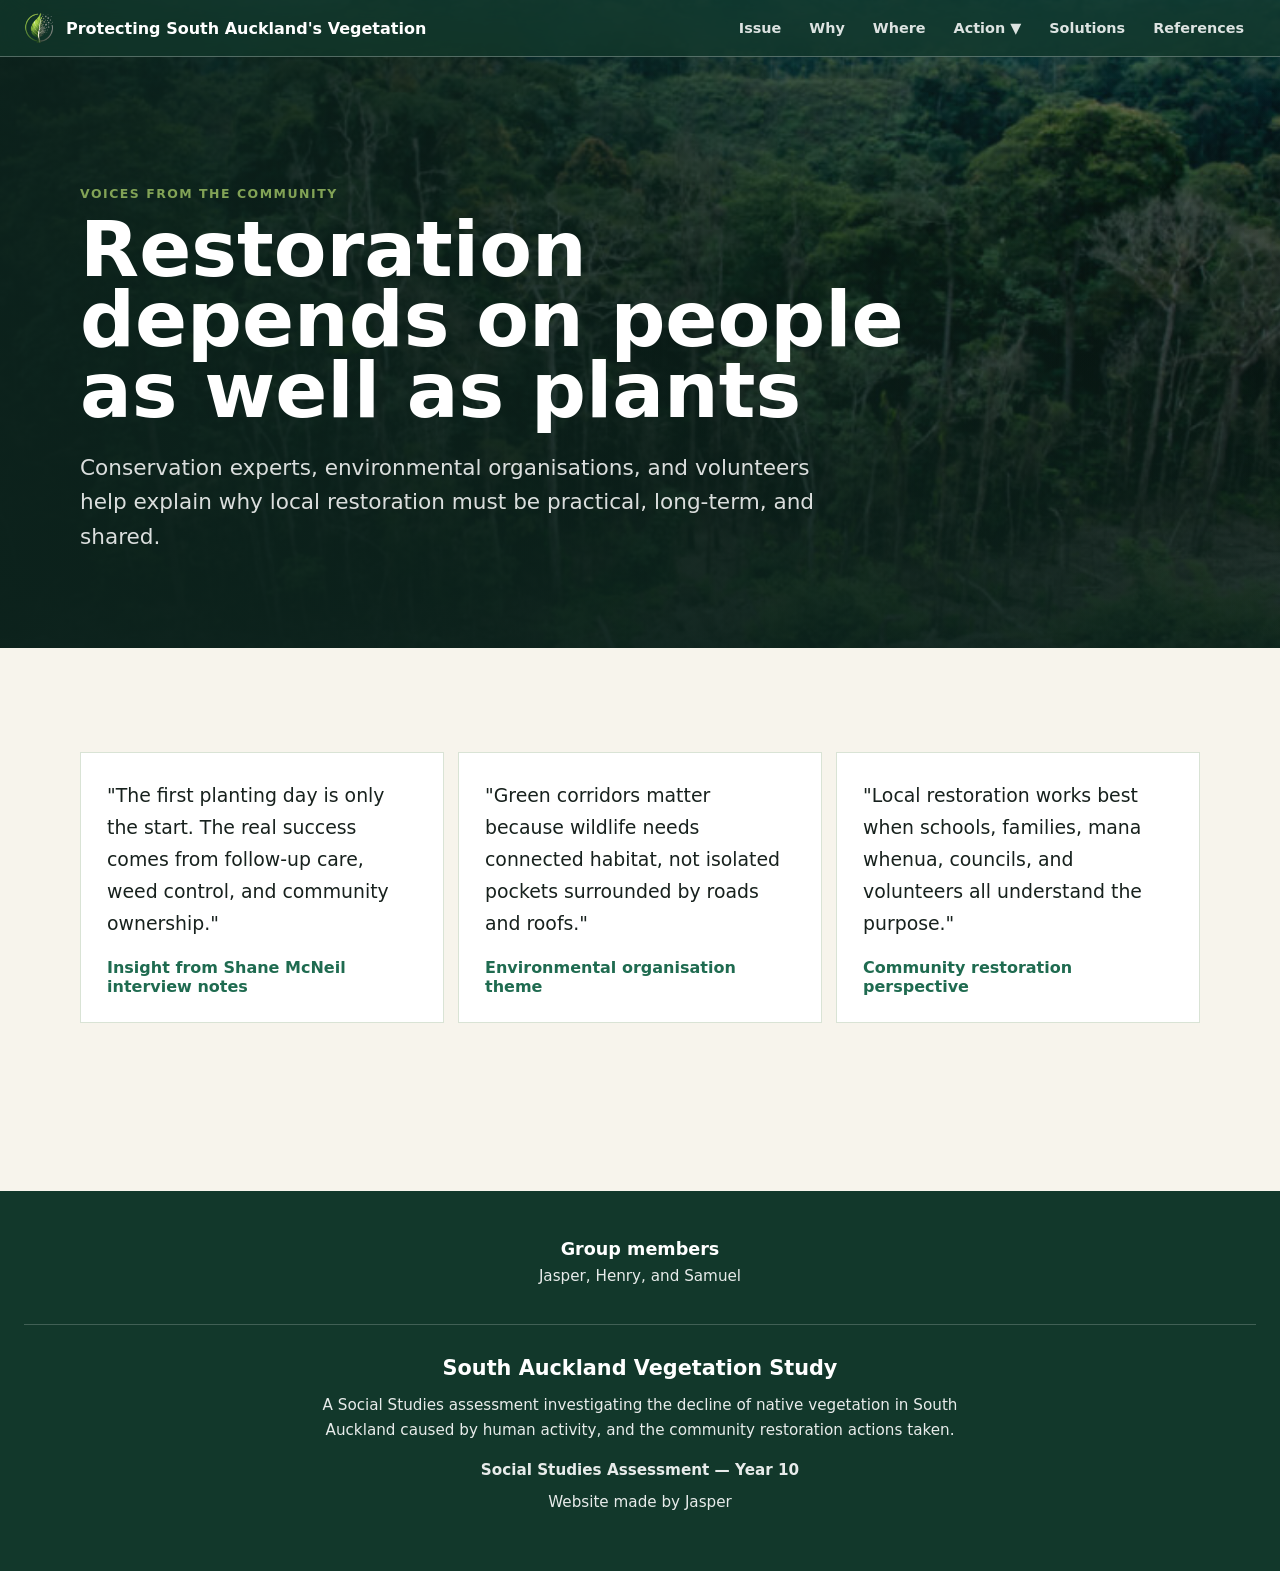
<file: voices.html>
<!DOCTYPE html>
<html lang="en">

<script async src="https://www.googletagmanager.com/gtag/js?id=G-S7NHVQVQ2V"></script>

  <head>
    <meta charset="UTF-8" />
    <meta name="viewport" content="width=device-width, initial-scale=1.0" />
    <title>Voices From the Community | Protecting South Auckland's Vegetation</title>
    <link rel="stylesheet" href="styles.css" />
    <link rel="icon" href="Images/Icon.png" type="image/png" />
  </head>
  <body>
    <main>
      <section class="page-hero voices-hero">
        <div class="page-hero-media"></div>
        <div class="page-hero-content reveal">
          <p class="kicker">Voices from the community</p>
          <h1>Restoration depends on people as well as plants</h1>
          <p>
            Conservation experts, environmental organisations, and volunteers help
            explain why local restoration must be practical, long-term, and shared.
          </p>
        </div>
      </section>

      <section class="section voices">
        <div class="voice-grid">
          <article class="voice-card reveal">
            <p>"The first planting day is only the start. The real success comes from follow-up care, weed control, and community ownership."</p>
            <span>Insight from Shane McNeil interview notes</span>
          </article>
          <article class="voice-card reveal">
            <p>"Green corridors matter because wildlife needs connected habitat, not isolated pockets surrounded by roads and roofs."</p>
            <span>Environmental organisation theme</span>
          </article>
          <article class="voice-card reveal">
            <p>"Local restoration works best when schools, families, mana whenua, councils, and volunteers all understand the purpose."</p>
            <span>Community restoration perspective</span>
          </article>
        </div>
      </section>
    </main>

    <script src="script.js"></script>
  </body>
</html>
</file>
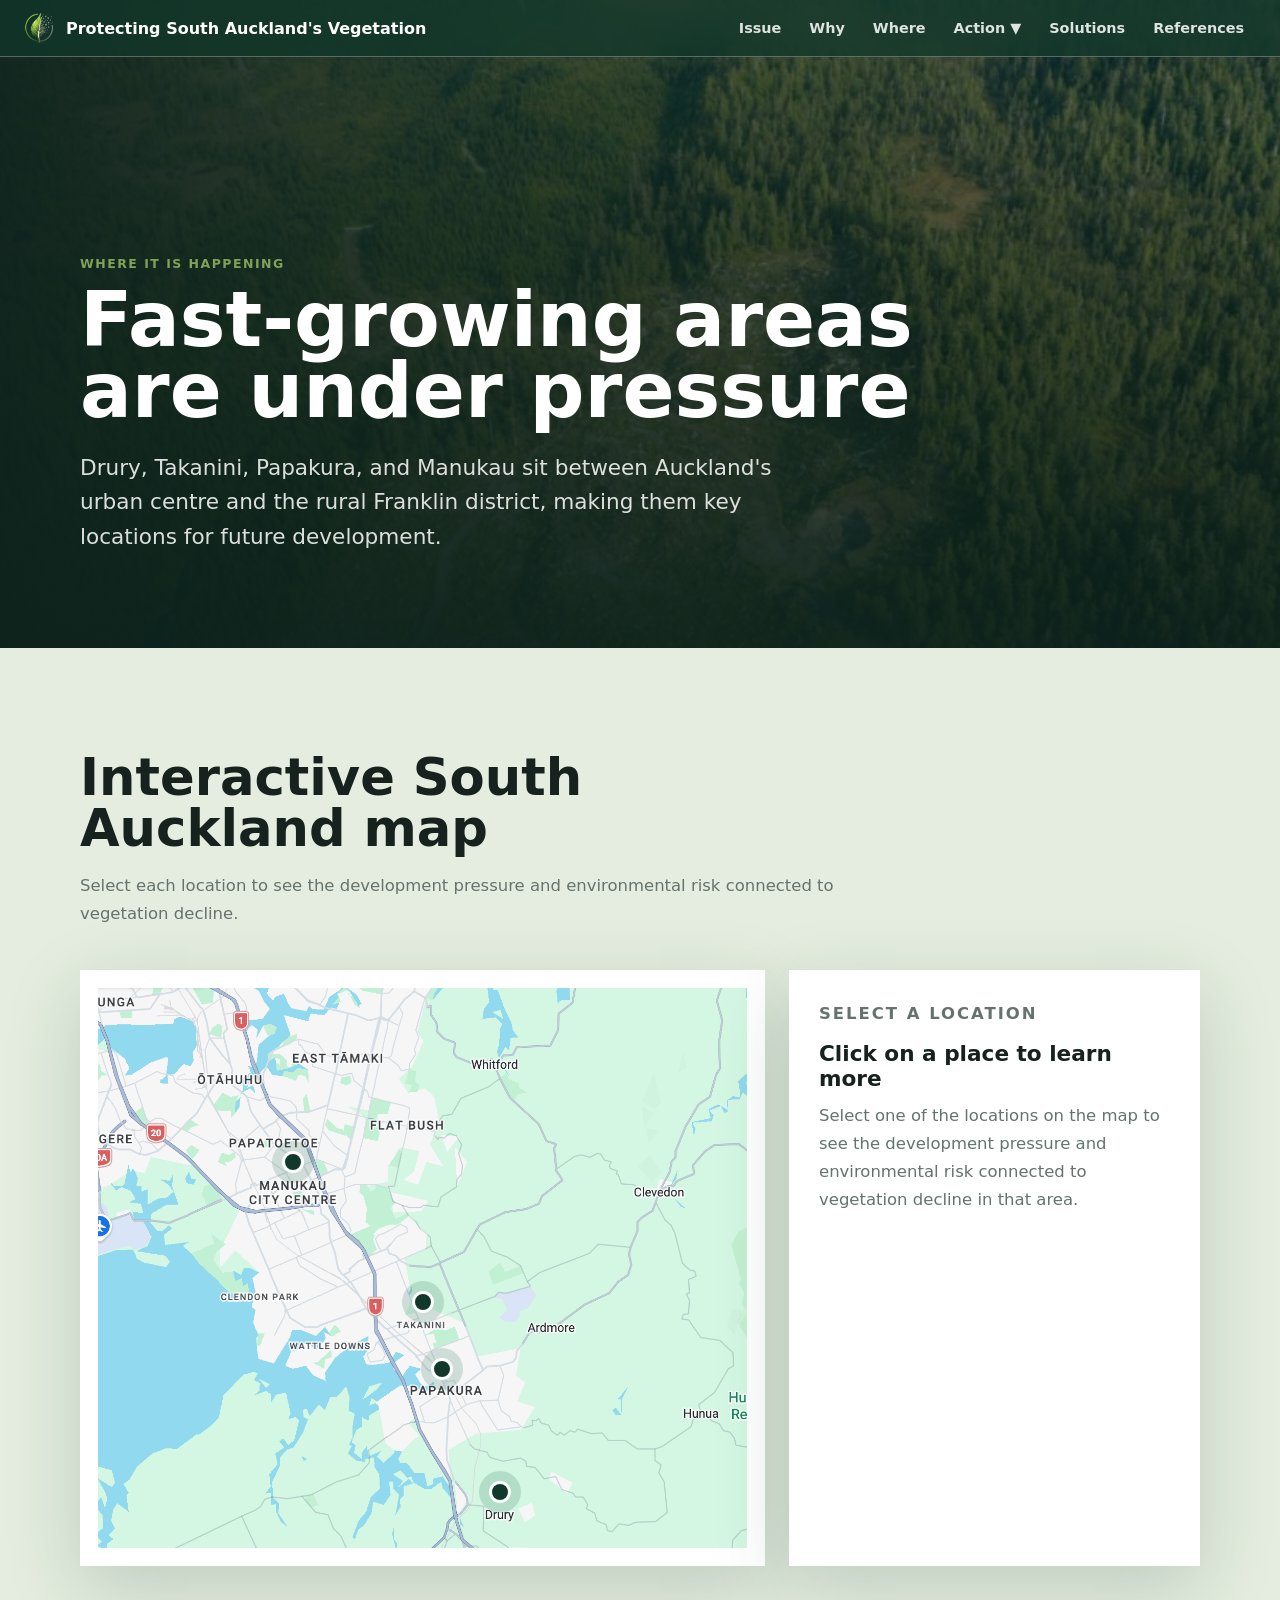
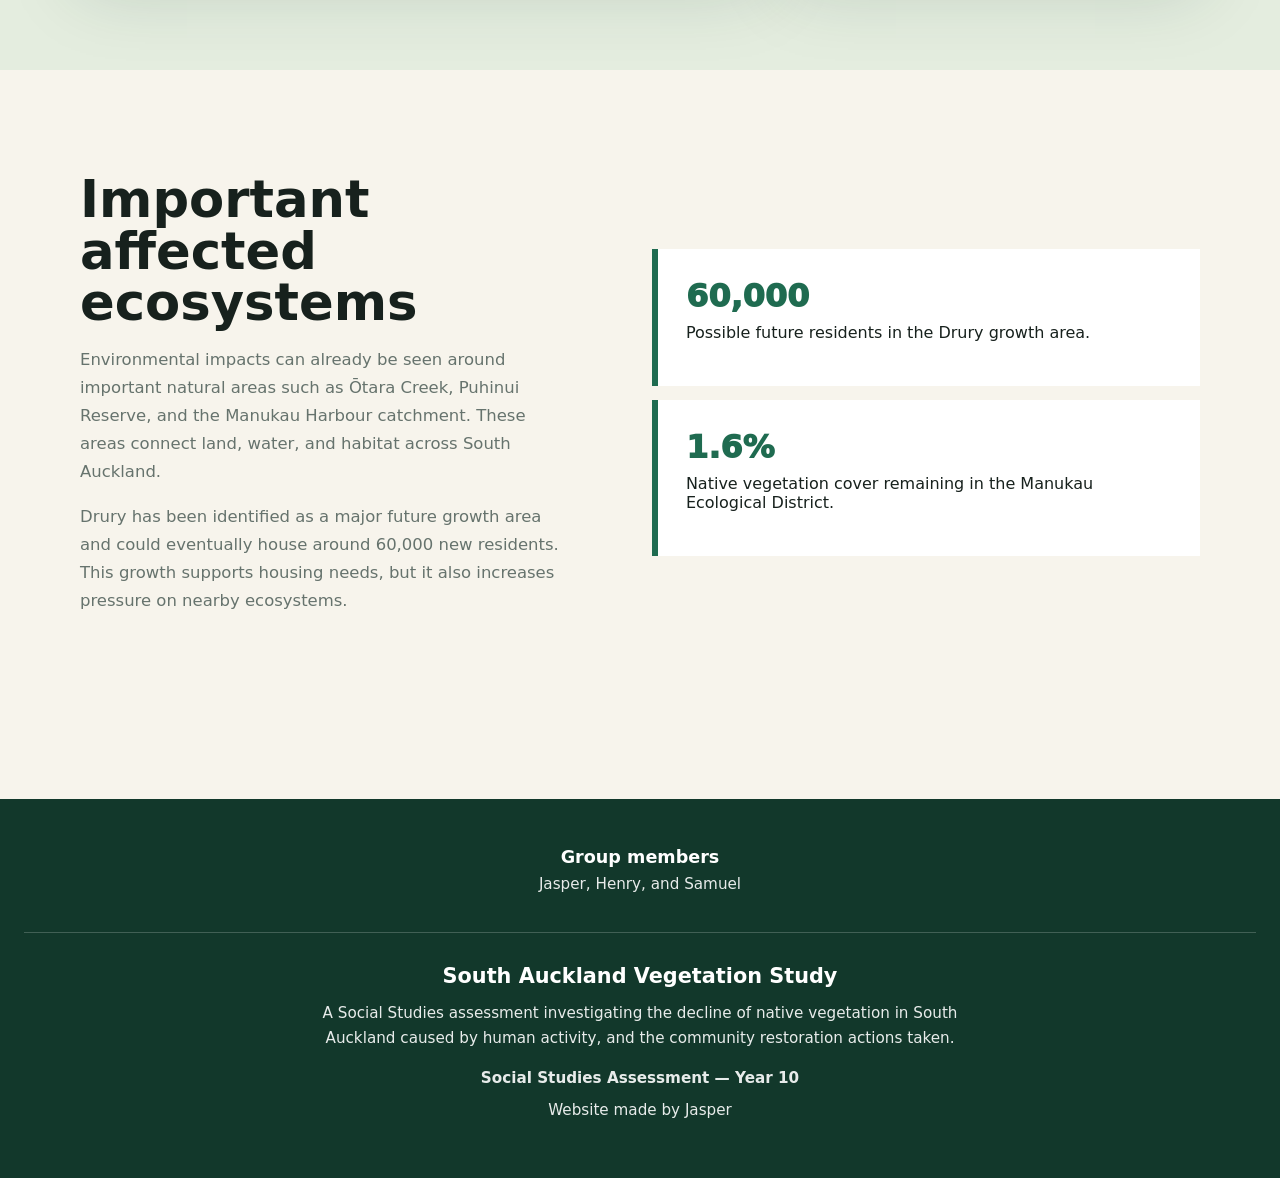
<file: where.html>
<!DOCTYPE html>
<html lang="en">

<script async src="https://www.googletagmanager.com/gtag/js?id=G-S7NHVQVQ2V"></script>

  <head>
    <meta charset="UTF-8" />
    <meta name="viewport" content="width=device-width, initial-scale=1.0" />
    <title>Where It Is Happening | Protecting South Auckland's Vegetation</title>
    <link rel="stylesheet" href="styles.css" />
    <link rel="icon" href="Images/Icon.png" type="image/png" />
  </head>
  <body>
    <main>
      <section class="page-hero where-hero">
        <div class="page-hero-media"></div>
        <div class="page-hero-content reveal">
          <p class="kicker">Where it is happening</p>
          <h1>Fast-growing areas are under pressure</h1>
          <p>
            Drury, Takanini, Papakura, and Manukau sit between Auckland's urban
            centre and the rural Franklin district, making them key locations for
            future development.
          </p>
        </div>
      </section>

      <section class="section map-section">
        <div class="section-heading reveal">
          <h2>Interactive South Auckland map</h2>
          <p>
            Select each location to see the development pressure and environmental
            risk connected to vegetation decline.
          </p>
        </div>
        <div class="map-layout">
          <div class="map-card reveal" aria-label="Interactive South Auckland map">
            <div class="map-surface">
              <button class="map-pin" style="--x: 62%; --y: 90%" data-place="drury" aria-label="Drury"></button>
              <button class="map-pin" style="--x: 53%; --y: 68%" data-place="papakura" aria-label="Papakura"></button>
              <button class="map-pin" style="--x: 50%; --y: 56%" data-place="takanini" aria-label="Takanini"></button>
              <button class="map-pin" style="--x: 30%; --y: 31%" data-place="manukau" aria-label="Manukau"></button>
            </div>
          </div>
          <article class="place-panel reveal" id="place-panel" aria-live="polite">
            <p class="kicker">Select a location</p>
            <h3>Click on a place to learn more</h3>
            <p>
              Select one of the locations on the map to see the development pressure and environmental risk connected to vegetation decline in that area.
            </p>
          </article>
        </div>
      </section>

      <section class="section split">
        <div class="section-copy reveal">
          <h2>Important affected ecosystems</h2>
          <p>
            Environmental impacts can already be seen around important natural
            areas such as Ōtara Creek, Puhinui Reserve, and the Manukau Harbour
            catchment. These areas connect land, water, and habitat across South
            Auckland.
          </p>
          <p>
            Drury has been identified as a major future growth area and could
            eventually house around 60,000 new residents. This growth supports
            housing needs, but it also increases pressure on nearby ecosystems.
          </p>
        </div>
        <div class="evidence-panel reveal">
          <article>
            <span class="fact-number">60,000</span>
            <p>Possible future residents in the Drury growth area.</p>
          </article>
          <article>
            <span class="fact-number">1.6%</span>
            <p>Native vegetation cover remaining in the Manukau Ecological District.</p>
          </article>
        </div>
      </section>
    </main>


    <script src="script.js"></script>
  </body>
</html>
</file>
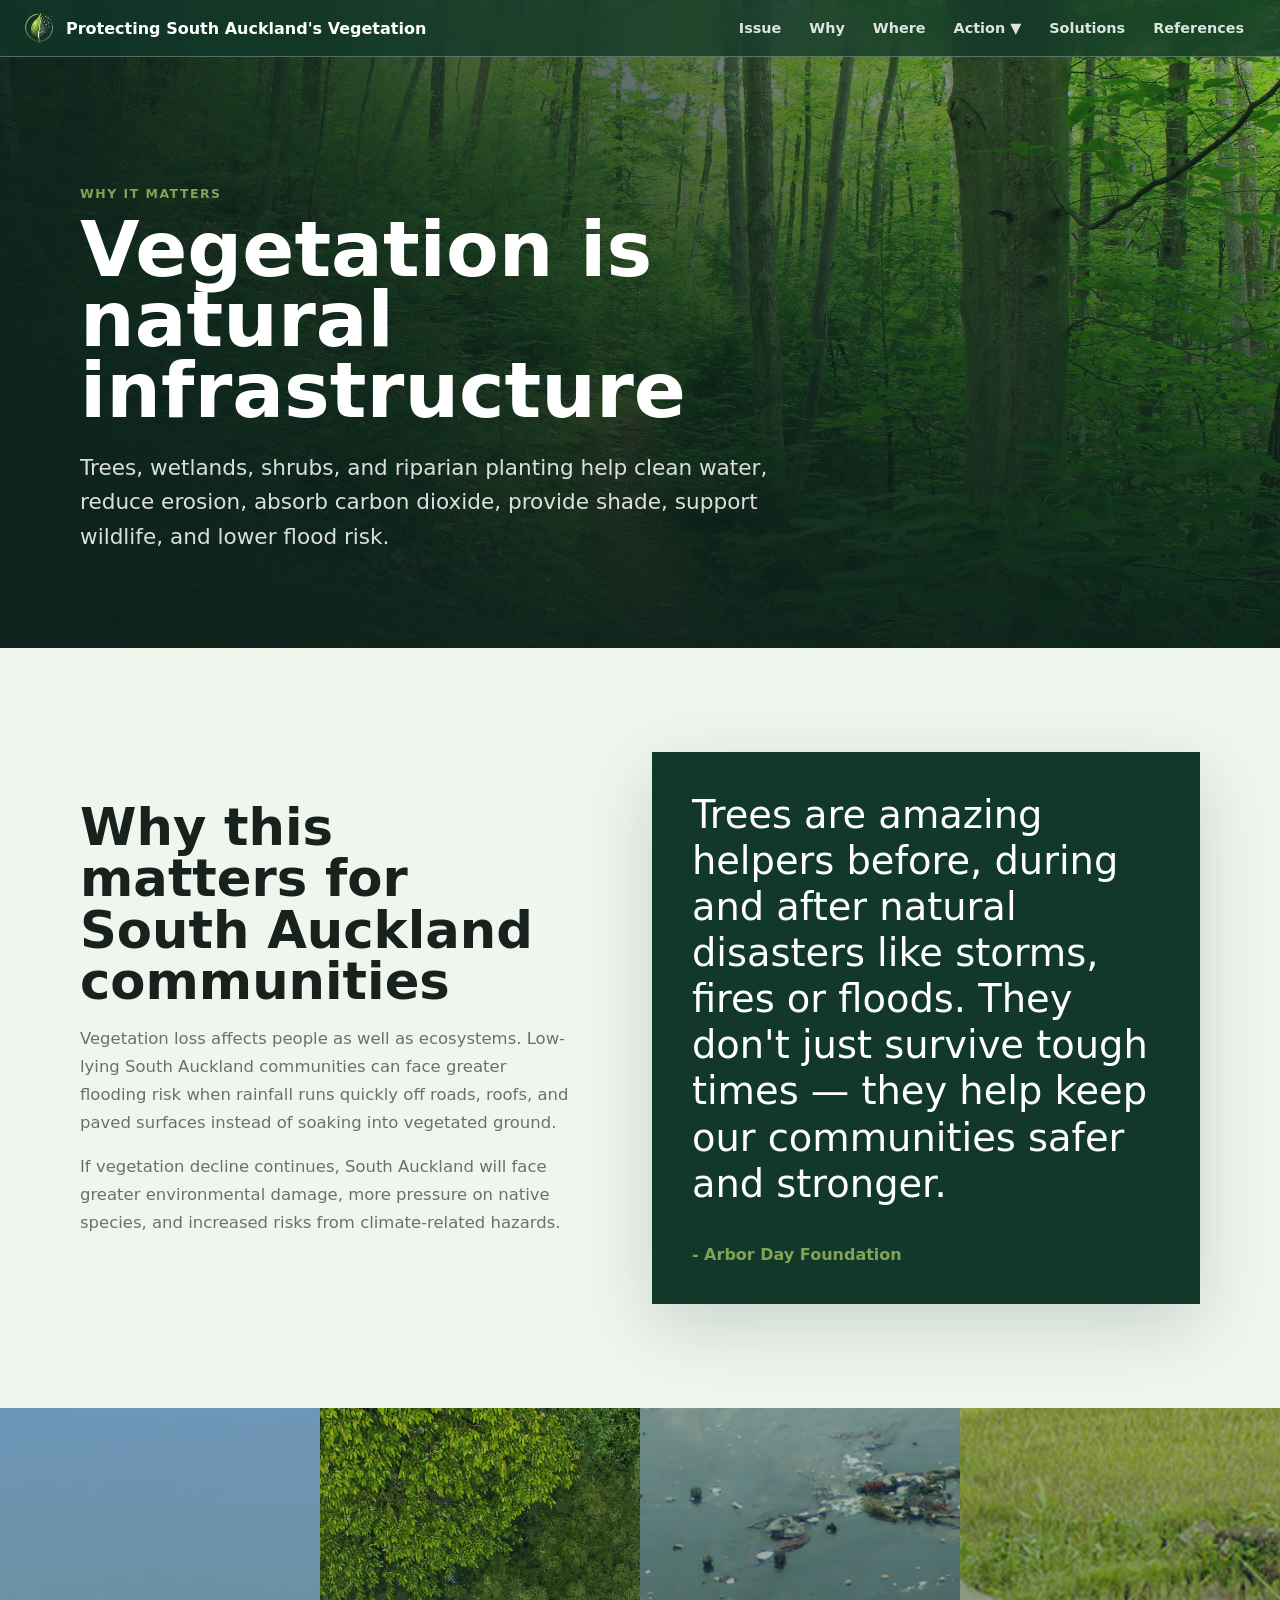
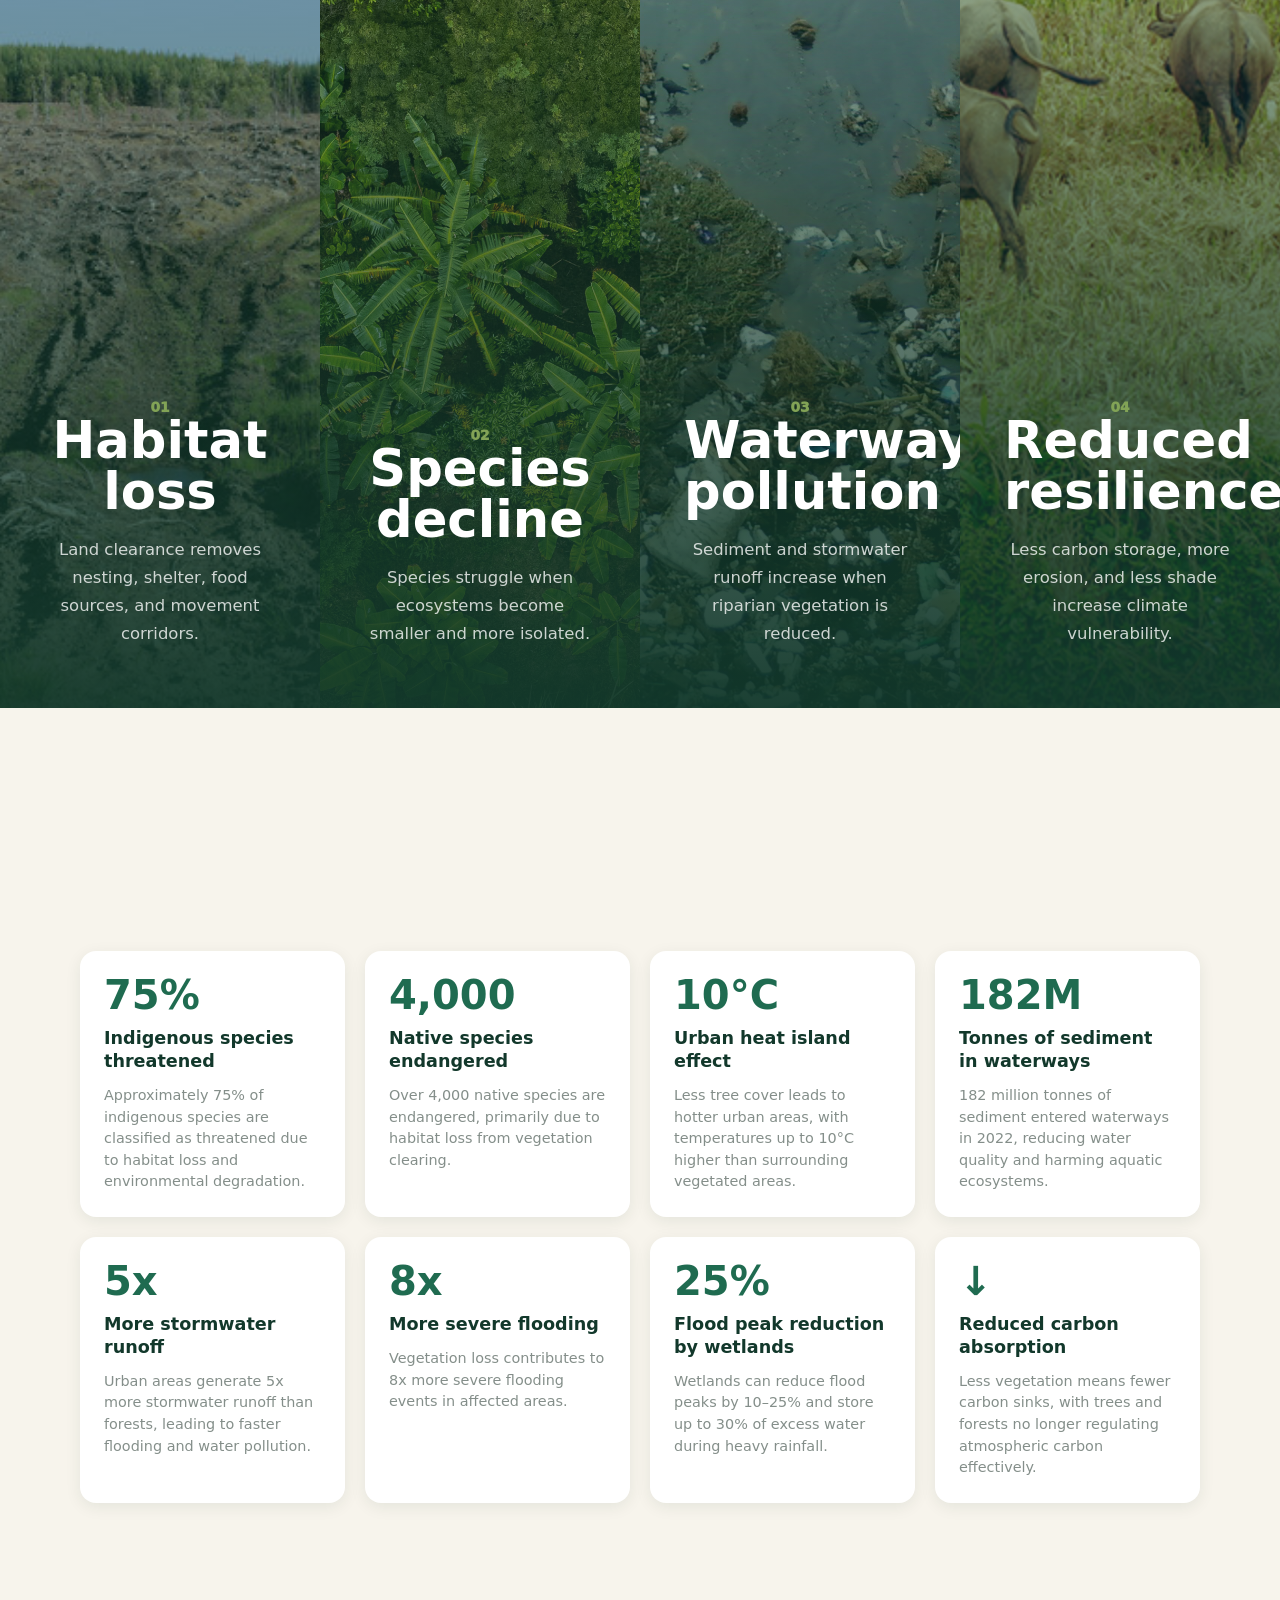
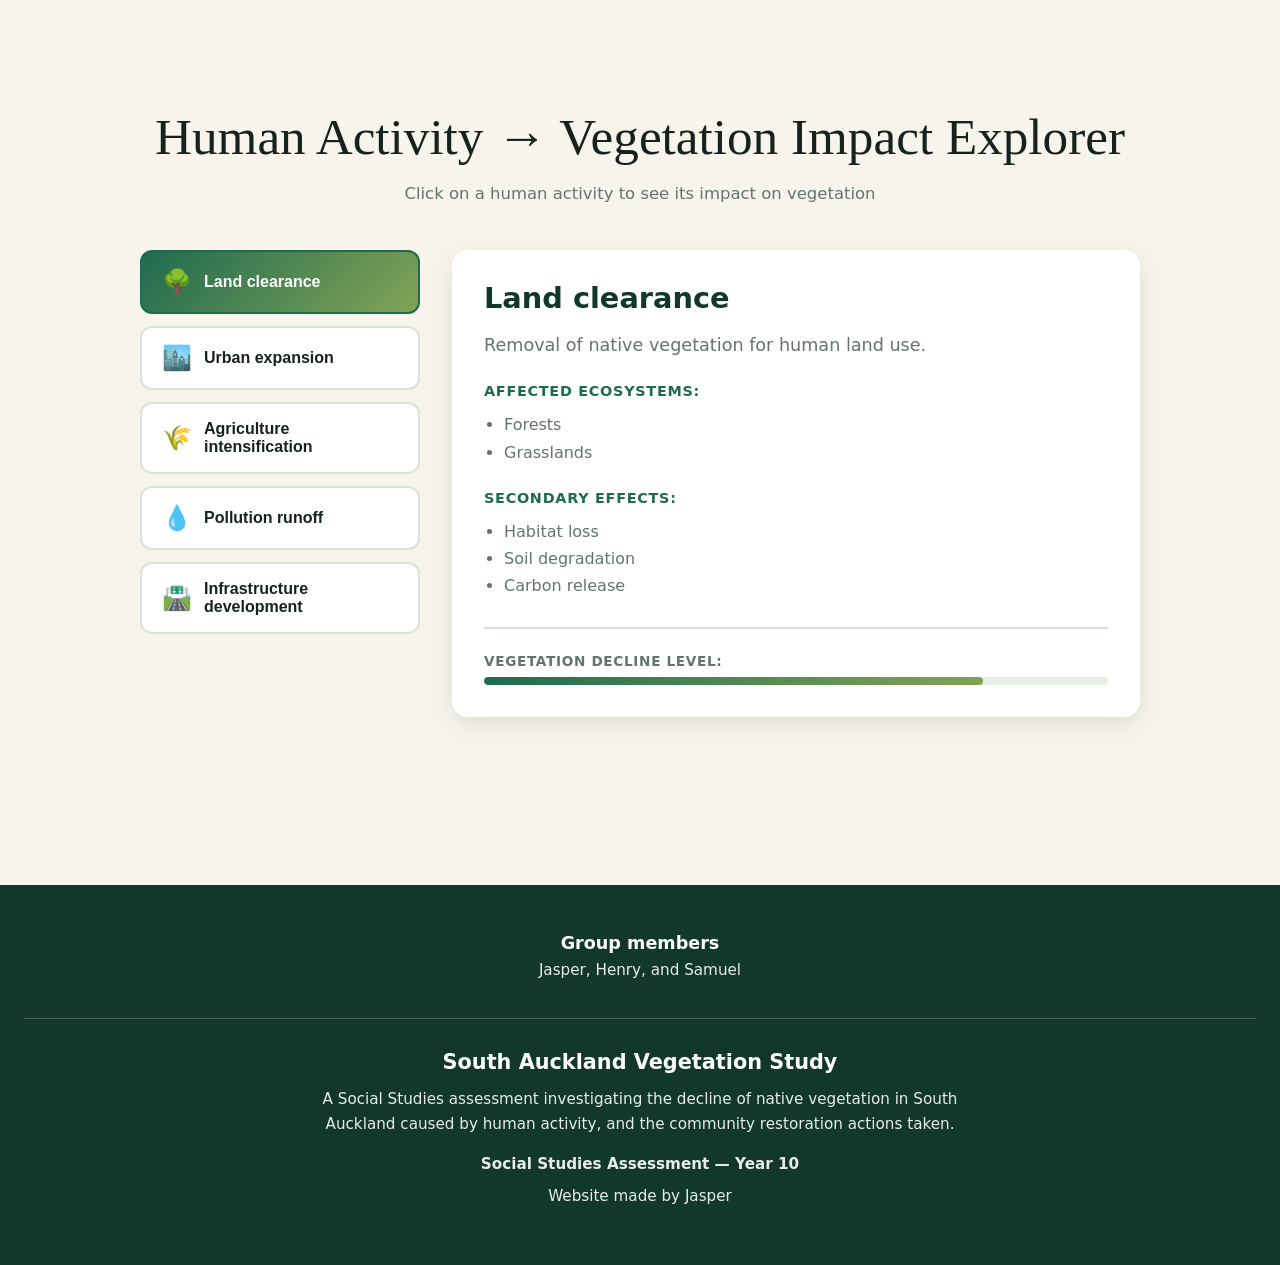
<file: why-it-matters.html>
<!DOCTYPE html>
<html lang="en">

<script async src="https://www.googletagmanager.com/gtag/js?id=G-S7NHVQVQ2V"></script>

  <head>
    <meta charset="UTF-8" />
    <meta name="viewport" content="width=device-width, initial-scale=1.0" />
    <title>Why It Matters | Protecting South Auckland's Vegetation</title>
    <link rel="stylesheet" href="styles.css" />
    <link rel="icon" href="Images/Icon.png" type="image/png" />
  </head>
  <body>
    <main>
      <section class="page-hero matter-hero">
        <div class="page-hero-media"></div>
        <div class="page-hero-content reveal">
          <p class="kicker">Why it matters</p>
          <h1>Vegetation is natural infrastructure</h1>
          <p>
            Trees, wetlands, shrubs, and riparian planting help clean water, reduce
            erosion, absorb carbon dioxide, provide shade, support wildlife, and
            lower flood risk.
          </p>
        </div>
      </section>

      <!-- <section class="section">
        <div class="section-heading reveal">
          <h2>When vegetation is removed, the impacts spread</h2>
          <p>
            Vegetation loss is not only an environmental issue. It affects
            waterways, soil stability, climate resilience, native species, and the
            health of people living in built-up areas.
          </p>
        </div>
        <div class="impact-grid">
          <div class="impact-card reveal">
            <img src="Images/Impacts/Water Quality.webp" alt="Water quality impact">
            <span class="impact-icon water"></span>
            <strong>Water quality declines</strong>
            <p>Without plants to slow and filter runoff, more sediment and pollution can enter streams, creeks, and harbours.</p>
          </div>
          <div class="impact-card reveal">
            <img src="Images/Impacts/Unstable Soil.jpg" alt="Unstable soil impact">
            <span class="impact-icon erosion"></span>
            <strong>Soil becomes unstable</strong>
            <p>Roots hold soil together. When vegetation is cleared, erosion increases during heavy rain and land becomes more vulnerable.</p>
          </div>
          <div class="impact-card reveal">
            <img src="Images/Impacts/Increased Heat Risk.jpg" alt="Increased heat risk impact">
            <span class="impact-icon leaf"></span>
            <strong>Heat risk increases</strong>
            <p>Built-up areas with fewer trees can become much hotter, increasing the urban heat island effect.</p>
          </div>
          <div class="impact-card reveal">
            <img src="Images/Impacts/Decreased Climate Resilience.jpeg" alt="Decreased climate resilience impact">
            <span class="impact-icon carbon"></span>
            <strong>Climate resilience weakens</strong>
            <p>Less vegetation means less carbon storage, less rainfall absorption, and greater flood pressure in low-lying areas.</p>
          </div>
        </div>
      </section> -->

      <section class="section split personal">
        <div class="section-copy reveal">
          <h2>Why this matters for South Auckland communities</h2>
          <p>
            Vegetation loss affects people as well as ecosystems. Low-lying South
            Auckland communities can face greater flooding risk when rainfall runs
            quickly off roads, roofs, and paved surfaces instead of soaking into
            vegetated ground.
          </p>
          <p>
            If vegetation decline continues, South Auckland will face greater
            environmental damage, more pressure on native species, and increased
            risks from climate-related hazards.
          </p>
        </div>
        <div class="quote-card reveal">
          <p>
            Trees are amazing helpers before, during and after natural disasters like storms, fires or floods. They don't just survive tough times — they help keep our communities safer and stronger.
          </p>
          <span> - Arbor Day Foundation</span>
        </div>
      </section>


      <section class="story-band compact-story">
        <div class="story-step reveal">
          <span>01</span>
          <h2>Habitat loss</h2>
          <p>Land clearance removes nesting, shelter, food sources, and movement corridors.</p>
        </div>
        <div class="story-step reveal">
          <span>02</span>
          <h2>Species decline</h2>
          <p>Species struggle when ecosystems become smaller and more isolated.</p>
        </div>
        <div class="story-step reveal">
          <span>03</span>
          <h2>Waterway pollution</h2>
          <p>Sediment and stormwater runoff increase when riparian vegetation is reduced.</p>
        </div>
        <div class="story-step reveal">
          <span>04</span>
          <h2>Reduced resilience</h2>
          <p>Less carbon storage, more erosion, and less shade increase climate vulnerability.</p>
        </div>
      </section>

      <section class="section">
        <div class="section-heading centered reveal">
          <h2>Environmental Impact Statistics</h2>
          <p>Click on a statistic to learn more about the impact</p>
        </div>

        <div class="statistics-explorer reveal">
          <div class="stats-grid">
            <div class="stat-card" data-stat="species">
              <span class="stat-number">75%</span>
              <h3>Indigenous species threatened</h3>
              <p class="stat-detail">Approximately 75% of indigenous species are classified as threatened due to habitat loss and environmental degradation.</p>
            </div>

            <div class="stat-card" data-stat="endangered">
              <span class="stat-number">4,000</span>
              <h3>Native species endangered</h3>
              <p class="stat-detail">Over 4,000 native species are endangered, primarily due to habitat loss from vegetation clearing.</p>
            </div>

            <div class="stat-card" data-stat="heat">
              <span class="stat-number">10°C</span>
              <h3>Urban heat island effect</h3>
              <p class="stat-detail">Less tree cover leads to hotter urban areas, with temperatures up to 10°C higher than surrounding vegetated areas.</p>
            </div>

            <div class="stat-card" data-stat="sediment">
              <span class="stat-number">182M</span>
              <h3>Tonnes of sediment in waterways</h3>
              <p class="stat-detail">182 million tonnes of sediment entered waterways in 2022, reducing water quality and harming aquatic ecosystems.</p>
            </div>

            <div class="stat-card" data-stat="runoff">
              <span class="stat-number">5x</span>
              <h3>More stormwater runoff</h3>
              <p class="stat-detail">Urban areas generate 5x more stormwater runoff than forests, leading to faster flooding and water pollution.</p>
            </div>

            <div class="stat-card" data-stat="flooding">
              <span class="stat-number">8x</span>
              <h3>More severe flooding</h3>
              <p class="stat-detail">Vegetation loss contributes to 8x more severe flooding events in affected areas.</p>
            </div>

            <div class="stat-card" data-stat="wetlands">
              <span class="stat-number">25%</span>
              <h3>Flood peak reduction by wetlands</h3>
              <p class="stat-detail">Wetlands can reduce flood peaks by 10–25% and store up to 30% of excess water during heavy rainfall.</p>
            </div>

            <div class="stat-card" data-stat="carbon">
              <span class="stat-number">↓</span>
              <h3>Reduced carbon absorption</h3>
              <p class="stat-detail">Less vegetation means fewer carbon sinks, with trees and forests no longer regulating atmospheric carbon effectively.</p>
            </div>
          </div>
        </div>
      </section>

      <section class="section">
        <div class="section-heading centered reveal">
          <h2>Human Activity → Vegetation Impact Explorer</h2>
          <p>Click on a human activity to see its impact on vegetation</p>
        </div>

        <div class="cause-impact-explorer reveal">
          <div class="cause-panel">
            <button class="cause-button active" data-cause="land-clearance">
              <span class="cause-icon">🌳</span>
              Land clearance
            </button>
            <button class="cause-button" data-cause="urban-expansion">
              <span class="cause-icon">🏙️</span>
              Urban expansion
            </button>
            <button class="cause-button" data-cause="agriculture">
              <span class="cause-icon">🌾</span>
              Agriculture intensification
            </button>
            <button class="cause-button" data-cause="pollution">
              <span class="cause-icon">💧</span>
              Pollution runoff
            </button>
            <button class="cause-button" data-cause="infrastructure">
              <span class="cause-icon">🛣️</span>
              Infrastructure development
            </button>
          </div>

          <div class="impact-panel">
            <div class="impact-content" id="impactContent">
              <h3 id="impactTitle">Land clearance</h3>
              <p id="impactMechanism">Removal of native vegetation for human land use.</p>
              
              <div class="impact-section">
                <h4>Affected ecosystems:</h4>
                <ul id="impactEcosystems">
                  <li>Forests</li>
                  <li>Grasslands</li>
                </ul>
              </div>

              <div class="impact-section">
                <h4>Secondary effects:</h4>
                <ul id="impactEffects">
                  <li>Habitat loss</li>
                  <li>Soil degradation</li>
                  <li>Carbon release</li>
                </ul>
              </div>

              <div class="decline-indicator">
                <span class="decline-label">Vegetation decline level:</span>
                <div class="decline-bar">
                  <div class="decline-fill" id="declineFill" style="width: 80%"></div>
                </div>
              </div>
            </div>
          </div>
        </div>
      </section>
    </main>

    <script src="script.js"></script>
  </body>
</html>
</file>
<file: styles.css>
:root {
  color-scheme: light;
  --forest: #12382b;
  --canopy: #1f6b50;
  --moss: #82a356;
  --fern: #dce9c2;
  --water: #2e7891;
  --sky: #d7eef0;
  --earth: #8d6a46;
  --soil: #31281f;
  --paper: #f7f4ec;
  --white: #ffffff;
  --ink: #17211d;
  --muted: #66736d;
  --shadow: 0 22px 70px rgba(18, 56, 43, 0.18);
}

* {
  box-sizing: border-box;
}

html {
  scroll-behavior: smooth;
}

body {
  margin: 0;
  font-family: Inter, ui-sans-serif, system-ui, -apple-system, BlinkMacSystemFont, "Segoe UI", sans-serif;
  color: var(--ink);
  background: var(--paper);
}

img {
  display: block;
  width: 100%;
}

a {
  color: inherit;
}

.site-header {
  position: fixed;
  z-index: 20;
  top: 0;
  left: 0;
  right: 0;
  display: flex;
  width: 100%;
  max-width: 100%;
  align-items: center;
  justify-content: space-between;
  padding: 10px 24px;
  border-bottom: 1px solid rgba(255, 255, 255, 0.28);
  background: rgba(18, 56, 43, 0.76);
  color: var(--white);
  backdrop-filter: blur(18px);
}

.brand {
  display: inline-flex;
  align-items: center;
  gap: 10px;
  font-weight: 800;
  text-decoration: none;
}

.brand-mark {
  width: 24px;
  height: 24px;
  border-radius: 50%;
  background:
    radial-gradient(circle at 65% 35%, var(--sky) 0 14%, transparent 15%),
    conic-gradient(from 120deg, var(--moss), var(--canopy), var(--water), var(--moss));
}

.brand-icon {
  width: 32px;
  height: 32px;
  border-radius: 6px;
}

.mobile-menu-toggle {
  display: none;
  position: relative;
  width: 30px;
  height: 24px;
  background: transparent;
  border: none;
  cursor: pointer;
  padding: 0;
}

.mobile-menu-toggle span {
  position: absolute;
  width: 30px;
  height: 3px;
  background: var(--white);
  border-radius: 3px;
  transition: all 0.3s ease;
  left: 0;
}

.mobile-menu-toggle span:nth-child(1) {
  top: 0;
}

.mobile-menu-toggle span:nth-child(2) {
  top: 10.5px;
}

.mobile-menu-toggle span:nth-child(3) {
  top: 21px;
}

.mobile-menu-toggle.active span:nth-child(1) {
  transform: rotate(45deg);
  top: 10.5px;
}

.mobile-menu-toggle.active span:nth-child(2) {
  opacity: 0;
}

.mobile-menu-toggle.active span:nth-child(3) {
  transform: rotate(-45deg);
  top: 10.5px;
}

.desktop-nav {
  display: flex;
}

.mobile-nav {
  display: none;
  position: absolute;
  top: 100%;
  left: 0;
  right: 0;
  background: rgba(18, 56, 43, 0.95);
  backdrop-filter: blur(18px);
  flex-direction: column;
  padding: 20px;
  border-bottom: 1px solid rgba(255, 255, 255, 0.28);
}

.mobile-nav.active {
  display: flex;
}

.mobile-nav a {
  padding: 15px 0;
  color: var(--white);
  text-decoration: none;
  font-weight: 700;
  font-size: 1rem;
  border-bottom: 1px solid rgba(255, 255, 255, 0.1);
}

.mobile-nav a:last-child {
  border-bottom: none;
}

.mobile-dropdown {
  display: flex;
  flex-direction: column;
}

.mobile-dropdown-toggle {
  cursor: pointer;
}

.mobile-dropdown-menu {
  display: none;
  flex-direction: column;
  padding-left: 20px;
  background: rgba(0, 0, 0, 0.2);
}

.mobile-dropdown-menu.active {
  display: flex;
}

.mobile-dropdown-menu a {
  font-size: 0.9rem;
  padding: 12px 0;
}

nav {
  display: flex;
  gap: 4px;
}

nav a {
  padding: 10px 12px;
  color: rgba(255, 255, 255, 0.86);
  font-size: 0.9rem;
  font-weight: 700;
  text-decoration: none;
}

.nav-dropdown {
  position: relative;
  display: flex;
  align-items: center;
}

.nav-dropdown .dropdown-toggle {
  cursor: pointer;
}

.dropdown-menu {
  position: absolute;
  top: 100%;
  left: 0;
  min-width: 220px;
  padding: 8px 0;
  background: rgba(18, 56, 43, 0.95);
  border-radius: 8px;
  box-shadow: 0 8px 24px rgba(0, 0, 0, 0.3);
  opacity: 0;
  visibility: hidden;
  transform: translateY(-8px);
  transition: all 0.2s ease;
  z-index: 100;
}

.nav-dropdown:hover .dropdown-menu {
  opacity: 1;
  visibility: visible;
  transform: translateY(0);
}

.dropdown-menu a {
  display: block;
  padding: 10px 16px;
  color: var(--white);
  text-decoration: none;
  font-size: 0.9rem;
  font-weight: 500;
}

.dropdown-menu a:hover {
  background: rgba(255, 255, 255, 0.15);
}

nav a:hover {
  color: var(--white);
}

.hero {
  position: relative;
  min-height: 100vh;
  overflow: hidden;
  display: grid;
  align-items: end;
  padding: 130px max(22px, calc((100vw - 1120px) / 2)) 44px;
  color: var(--white);
}

.hero-media,
.final-cta::before {
  position: absolute;
  inset: 0;
  background-image:
    linear-gradient(110deg, rgba(12, 34, 28, 0.15), rgba(12, 34, 28, 0.12)),
    url("https://commons.wikimedia.org/wiki/Special:FilePath/Aerial%20view%20of%20Weymouth%20and%20Wattle%20Downs%2C%20Auckland%2C%20under%20cloudy%20sky.jpg");
  background-size: cover;
  background-position: center;
  transform: scale(1.03);
}

.hero-overlay {
  position: absolute;
  inset: 0;
  background:
    linear-gradient(90deg, rgba(12, 34, 28, 0.92), rgba(12, 34, 28, 0.58) 46%, rgba(12, 34, 28, 0.1)),
    linear-gradient(0deg, rgba(12, 34, 28, 0.96), rgba(12, 34, 28, 0.05) 58%);
}

.hero-content {
  position: relative;
  z-index: 2;
  width: min(760px, 100%);
  padding-bottom: 176px;
}

.kicker {
  margin: 0 0 14px;
  color: var(--moss);
  font-size: 0.78rem;
  font-weight: 900;
  letter-spacing: 0.12em;
  text-transform: uppercase;
}

.kicker {
  margin: 0 0 14px;
  color: var(--moss);
  font-size: 0.78rem;
  font-weight: 900;
  letter-spacing: 0.12em;
  text-transform: uppercase;
}

h1,
h2,
h3,
p {
  margin-top: 0;
}

h1 {
  max-width: 760px;
  margin-bottom: 22px;
  font-size: clamp(3.2rem, 7vw, 6.8rem);
  line-height: 0.92;
  letter-spacing: 0;
}

h2 {
  margin-bottom: 18px;
  font-size: clamp(2.1rem, 4vw, 4rem);
  line-height: 1;
  letter-spacing: 0;
}

h3 {
  margin-bottom: 10px;
  font-size: 1.35rem;
  line-height: 1.15;
}

.subtitle {
  max-width: 680px;
  color: rgba(255, 255, 255, 0.86);
  font-size: clamp(1.08rem, 2.1vw, 1.38rem);
  line-height: 1.55;
}

.hero-actions,
.hero-stats,
.help-grid,
.solution-grid,
.voice-grid,
.impact-grid,
.fact-grid {
  display: grid;
  gap: 14px;
}

.hero-actions {
  grid-template-columns: repeat(2, max-content);
  margin-top: 32px;
}

.button {
  display: inline-flex;
  min-height: 40px;
  align-items: center;
  justify-content: center;
  padding: 0 16px;
  border: 1px solid rgba(255, 255, 255, 0.28);
  font-weight: 900;
  text-decoration: none;
  font-size: 0.9rem;
}

.button.primary {
  border-color: var(--fern);
  background: var(--fern);
  color: var(--forest);
}

.button.secondary {
  color: var(--white);
}

.hero-stats {
  position: absolute;
  z-index: 2;
  right: max(22px, calc((100vw - 1120px) / 2));
  bottom: 44px;
  left: max(22px, calc((100vw - 1120px) / 2));
  grid-template-columns: repeat(3, 1fr);
}

.hero-stats article {
  min-height: 128px;
  padding: 20px;
  border: 1px solid rgba(255, 255, 255, 0.2);
  background: rgba(255, 255, 255, 0.11);
  backdrop-filter: blur(16px);
}

.hero-stats strong {
  display: block;
  margin-bottom: 8px;
  font-size: clamp(2rem, 4vw, 3.4rem);
  line-height: 1;
}

.hero-stats span {
  color: rgba(255, 255, 255, 0.82);
  font-size: 0.92rem;
  line-height: 1.4;
}

.scroll-cue {
  position: absolute;
  z-index: 3;
  right: 26px;
  bottom: 48%;
  width: 24px;
  height: 42px;
  border: 2px solid rgba(255, 255, 255, 0.6);
  border-radius: 99px;
}

.scroll-cue::after {
  content: "";
  position: absolute;
  top: 8px;
  left: 50%;
  width: 4px;
  height: 8px;
  border-radius: 99px;
  background: var(--white);
  transform: translateX(-50%);
  animation: scrollDot 1.8s ease-in-out infinite;
}

.section {
  padding: 104px max(22px, calc((100vw - 1120px) / 2));
}

.page-hero {
  position: relative;
  display: grid;
  min-height: 72vh;
  align-items: end;
  overflow: hidden;
  padding: 150px max(22px, calc((100vw - 1120px) / 2)) 72px;
  color: var(--white);
}

.page-hero::after {
  content: "";
  position: absolute;
  inset: 0;
  background:
    linear-gradient(90deg, rgba(12, 34, 28, 0.94), rgba(12, 34, 28, 0.5) 58%, rgba(12, 34, 28, 0.15)),
    linear-gradient(0deg, rgba(12, 34, 28, 0.9), rgba(12, 34, 28, 0.1));
}

.page-hero-media {
  position: absolute;
  inset: 0;
  background-image: url("Images/Background/Issue.jpg");
  background-position: center;
  background-size: cover;
  transform: scale(1.03);
}

.matter-hero .page-hero-media {
  background-image: url("Images/Background/Why it matters.webp");
}

.where-hero .page-hero-media {
  background-image: url("Images/Background/Where.jpg");
}

.impacts-hero .page-hero-media,
.voices-hero .page-hero-media {
  background-image: url("Images/Background/Issue.jpg");
}

.action-hero .page-hero-media,
.help-hero .page-hero-media {
  background-image: url("Images/Background/Taking action.jpg");
}

.restoration-hero .page-hero-media {
  background-image: url("Images/Background/2 Charles Henry Road.jpg");
}

.solutions-hero .page-hero-media {
  background-image: url("Images/Background/Solutions.jpg");
}

.references-hero .page-hero-media {
  background-image: url("Images/Background/Sources.jpg");
}

.page-hero-content {
  position: relative;
  z-index: 2;
  width: min(840px, 100%);
}

.page-hero h1 {
  max-width: 900px;
  margin-bottom: 24px;
  font-size: clamp(3rem, 6vw, 6rem);
}

.page-hero p:not(.kicker) {
  max-width: 760px;
  color: rgba(255, 255, 255, 0.85);
  font-size: clamp(1.1rem, 2vw, 1.35rem);
  line-height: 1.6;
}

.topic-menu {
  background: #edf4f1;
}

.topic-grid {
  display: grid;
  grid-template-columns: repeat(3, 1fr);
  gap: 16px;
}

.topic-card {
  position: relative;
  min-height: 230px;
  padding: 28px;
  border: 1px solid #d9e3d5;
  background: var(--white);
  color: var(--ink);
  text-decoration: none;
  transition: transform 180ms ease, box-shadow 180ms ease, border-color 180ms ease;
}

.topic-card:hover {
  border-color: var(--canopy);
  box-shadow: var(--shadow);
  transform: translateY(-4px);
}

.topic-card span {
  display: inline-flex;
  width: 46px;
  height: 46px;
  align-items: center;
  justify-content: center;
  margin-bottom: 28px;
  border-radius: 50%;
  background: var(--forest);
  color: var(--fern);
  font-weight: 950;
}

.topic-card h3 {
  font-size: 1.45rem;
}

.topic-card p {
  max-width: 520px;
  color: var(--muted);
  line-height: 1.65;
}

.evidence-panel {
  display: grid;
  gap: 14px;
}

.evidence-panel article {
  padding: 28px;
  background: var(--white);
  border-left: 6px solid var(--canopy);
}

.callout-section {
  padding-top: 0;
  background: var(--paper);
}

.callout {
  display: grid;
  grid-template-columns: 1fr max-content;
  gap: 24px;
  align-items: center;
  padding: clamp(28px, 5vw, 48px);
  background: var(--forest);
  color: var(--white);
}

.callout p {
  margin: 0;
  font-size: clamp(1.35rem, 2.8vw, 2.2rem);
  line-height: 1.25;
}

.compact-story,
.compact-story .story-step {
  min-height: 72vh;
}

.split {
  display: grid;
  grid-template-columns: minmax(0, 0.95fr) minmax(320px, 1.05fr);
  gap: clamp(34px, 6vw, 76px);
  align-items: center;
}

.section-copy p,
.section-heading p,
.place-panel p,
.timeline-item p,
.solution-card p,
.help-card p,
.voice-card p,
.story-step p,
.acknowledgement {
  color: var(--muted);
  font-size: 1.03rem;
  line-height: 1.7;
}

.pressure-panel,
.map-card,
.place-panel,
.quote-card,
.species-list {
  box-shadow: var(--shadow);
}

.comparison {
  display: grid;
  min-height: 380px;
  grid-template-columns: 1fr 1fr;
  overflow: hidden;
}

.before,
.after {
  position: relative;
  display: grid;
  align-items: end;
  padding: 18px;
  color: var(--white);
  font-weight: 900;
}

.before {
  background:
    radial-gradient(circle at 20% 30%, #4e8a44 0 11%, transparent 12%),
    radial-gradient(circle at 70% 22%, #2f6b3c 0 16%, transparent 17%),
    radial-gradient(circle at 55% 68%, #78a654 0 20%, transparent 21%),
    linear-gradient(135deg, #183d2e, #589052);
}

.after {
  background:
    linear-gradient(90deg, transparent 46%, rgba(255,255,255,0.74) 47% 51%, transparent 52%),
    linear-gradient(15deg, transparent 35%, rgba(255,255,255,0.72) 36% 40%, transparent 41%),
    repeating-linear-gradient(0deg, #b99a73 0 22px, #d1c3a6 23px 42px);
}

.fact-grid {
  grid-template-columns: repeat(2, 1fr);
  margin-top: 14px;
}

.fact-grid article {
  padding: 20px;
  background: var(--white);
}

.fact-number {
  display: block;
  margin-bottom: 8px;
  color: var(--canopy);
  font-size: 2rem;
  font-weight: 950;
}

.map-section {
  background: #e4eddf;
}

.section-heading {
  width: min(760px, 100%);
  margin-bottom: 42px;
}

.section-heading.full-width {
  width: min(1200px, 100%);
}

.section.compact {
  padding: 20px max(22px, calc((100vw - 1120px) / 2));
}

.section.compact .section-heading {
  margin-bottom: 10px;
}

.map-layout {
  display: grid;
  grid-template-columns: minmax(0, 1.25fr) minmax(300px, 0.75fr);
  gap: 24px;
  align-items: stretch;
}

.map-card,
.place-panel {
  background: var(--white);
}

.map-card {
  padding: 18px;
}

.map-surface {
  position: relative;
  min-height: 560px;
  overflow: hidden;
  background-image: url("Images/Map.png");
  background-size: cover;
  background-position: center;
}

.map-surface::before {
  display: none;
}

.waterway,
.road {
  position: absolute;
  border-radius: 999px;
  transform-origin: center;
}

.waterway {
  width: 78%;
  height: 14px;
  background: rgba(46, 120, 145, 0.58);
}

.waterway-one {
  top: 35%;
  left: 8%;
  transform: rotate(28deg);
}

.waterway-two {
  top: 68%;
  left: 24%;
  transform: rotate(-18deg);
}

.road {
  width: 92%;
  height: 10px;
  background: rgba(49, 40, 31, 0.22);
}

.road-one {
  top: 50%;
  left: -8%;
  transform: rotate(65deg);
}

.road-two {
  top: 22%;
  left: 14%;
  transform: rotate(8deg);
}

.map-pin {
  position: absolute;
  z-index: 3;
  top: var(--y);
  left: var(--x);
  width: 22px;
  height: 22px;
  border: 3px solid var(--white);
  border-radius: 50%;
  background: var(--forest);
  box-shadow: 0 0 0 10px rgba(31, 107, 80, 0.18);
  cursor: pointer;
  transform: translate(-50%, -50%);
}

.map-pin.active {
  background: var(--water);
  box-shadow: 0 0 0 14px rgba(46, 120, 145, 0.22);
}

.place-panel {
  padding: 30px;
}

.place-panel dl {
  display: grid;
  gap: 14px;
  margin: 28px 0 0;
}

.place-panel div {
  border-top: 1px solid #d9e3d5;
  padding-top: 14px;
}

.place-panel dt {
  color: var(--canopy);
  font-size: 0.78rem;
  font-weight: 900;
  text-transform: uppercase;
}

.place-panel dd {
  margin: 6px 0 0;
  color: var(--ink);
}

.impact-grid {
  grid-template-columns: repeat(5, 1fr);
}

.impact-card,
.solution-card,
.help-card,
.voice-card {
  border: 1px solid #d9e3d5;
  background: var(--white);
}

.impact-card {
  min-height: 246px;
  padding: 22px;
  text-align: left;
  display: flex;
  flex-direction: column;
}

.impact-card img {
  width: 100%;
  height: 120px;
  object-fit: cover;
  border-radius: 8px;
  margin-bottom: 12px;
}

.impact-card strong {
  display: block;
  margin-bottom: 12px;
  color: var(--forest);
  font-size: 1.08rem;
}

.impact-card p {
  display: block;
  margin: 0;
  color: var(--muted);
  line-height: 1.6;
}

.impact-icon {
  display: block;
  width: 42px;
  height: 42px;
  margin-bottom: 18px;
  border-radius: 50%;
  background: var(--fern);
}

.impact-icon.leaf {
  border-radius: 50% 0 50% 50%;
  transform: rotate(-35deg);
}

.impact-icon.water {
  border-radius: 50% 50% 55% 0;
  background: var(--sky);
  transform: rotate(45deg);
}

.impact-icon.carbon {
  background: radial-gradient(circle at center, var(--forest) 0 28%, var(--fern) 29%);
}

.impact-icon.habitat {
  border-radius: 8px 8px 50% 50%;
  background: linear-gradient(135deg, var(--moss), var(--canopy));
}

.impact-icon.erosion {
  background: linear-gradient(0deg, var(--earth) 0 46%, var(--moss) 47%);
}

.story-band {
  display: flex;
  min-height: 100vh;
  background: var(--forest);
  color: var(--white);
  width: 100%;
}

.story-band .story-step {
  flex: 1;
  min-width: 0;
}

.story-step {
  display: flex;
  min-height: 100vh;
  flex-direction: column;
  justify-content: flex-end;
  padding: 44px;
  background:
    linear-gradient(0deg, rgba(18, 56, 43, 0.95), rgba(18, 56, 43, 0.24)),
    url("Images/Impacts/Habitat Loss.jpg");
  background-size: cover;
  background-position: center;
  width: 100%;
  box-sizing: border-box;
}

.story-step span,
.story-step h2,
.story-step p {
  text-align: center;
}

.story-step:nth-child(2) {
  background-image:
    linear-gradient(0deg, rgba(18, 56, 43, 0.96), rgba(18, 56, 43, 0.3)),
    url("Images/Impacts/Biodiversity Decline.jpg");
}

.story-step:nth-child(3) {
  background-image:
    linear-gradient(0deg, rgba(18, 56, 43, 0.96), rgba(18, 56, 43, 0.3)),
    url("Images/Impacts/Water Degradation.jpg");
}

.story-step:nth-child(4) {
  background-image:
    linear-gradient(0deg, rgba(18, 56, 43, 0.96), rgba(18, 56, 43, 0.3)),
    url("Images/Impacts/Ecosystem Resilience.jpg");
}

.story-step span {
  color: var(--moss);
  font-size: 0.86rem;
  font-weight: 950;
}

.story-step p {
  color: rgba(255,255,255,0.78);
}

.personal {
  background: #f0f6ee;
}

.quote-card {
  padding: clamp(20px, 4vw, 40px);
  background: var(--forest);
  color: var(--white);
}

.quote-card p {
  font-size: clamp(1.5rem, 3vw, 2.45rem);
  line-height: 1.2;
}

.quote-card span {
  color: var(--moss);
  font-weight: 900;
}

.action-section {
  background: var(--white);
}

.timeline {
  position: relative;
  display: grid;
  gap: 18px;
}

.restoration-button {
  display: grid;
  gap: 8px;
  margin: 0 0 34px;
  padding: 28px 32px;
  border: 3px solid transparent;
  border-radius: 18px;
  background: var(--forest);
  color: var(--white);
  text-decoration: none;
  box-shadow: var(--shadow);
  transition: border-color 180ms ease, transform 180ms ease, box-shadow 180ms ease;
}

.restoration-button:hover {
  border-color: #1662c9;
  box-shadow: 0 18px 48px rgba(18, 56, 43, 0.26);
  transform: translateY(-3px);
}

.restoration-button-label {
  color: #9fc9b1;
  font-size: 0.78rem;
  font-weight: 950;
  letter-spacing: 0.12em;
  text-transform: uppercase;
}

.restoration-button strong {
  font-size: clamp(1.6rem, 3vw, 2.6rem);
  line-height: 1;
}

.restoration-button-meta {
  color: rgba(255, 255, 255, 0.78);
  font-size: 1rem;
  font-weight: 700;
}

.timeline::before {
  content: "";
  position: absolute;
  top: 0;
  bottom: 0;
  left: 24px;
  width: 2px;
  background: #dbe5d7;
}

.timeline-item {
  position: relative;
  margin-left: 58px;
  padding: 24px;
  border: 1px solid #d9e3d5;
  background: #fbfdf8;
}

.timeline-item::before {
  content: "";
  position: absolute;
  top: 28px;
  left: -45px;
  width: 18px;
  height: 18px;
  border: 4px solid var(--paper);
  border-radius: 50%;
  background: var(--canopy);
}

.timeline-item span,
.help-card span {
  color: var(--water);
  font-size: 0.78rem;
  font-weight: 950;
  letter-spacing: 0.1em;
  text-transform: uppercase;
}

.restoration {
  background: #e8efe5;
  padding: 64px max(22px, calc((100vw - 1120px) / 2));
}

.planting-summary {
  display: grid;
  grid-template-columns: repeat(4, 1fr);
  gap: 28px;
  margin-bottom: 86px;
  padding: clamp(28px, 5vw, 46px);
  border-radius: 28px;
  background: linear-gradient(135deg, #12382b, #256246);
  color: var(--white);
  box-shadow: var(--shadow);
}

.planting-summary article {
  display: grid;
  grid-template-columns: 42px 1fr;
  gap: 16px;
  align-items: start;
}

.summary-icon {
  display: inline-flex;
  width: 34px;
  height: 34px;
  align-items: center;
  justify-content: center;
  border: 2px solid #5ac08a;
  border-radius: 50%;
  color: #83d8a7;
  font-size: 1.1rem;
  font-weight: 900;
}

.planting-summary p {
  margin: 0 0 8px;
  color: rgba(255, 255, 255, 0.62);
  font-size: 0.82rem;
  font-weight: 950;
  letter-spacing: 0.12em;
  text-transform: uppercase;
}

.planting-summary strong {
  display: block;
  font-size: 1.25rem;
  line-height: 1.3;
}

.centered {
  width: 100%;
  margin-right: auto;
  margin-left: auto;
  text-align: center;
}

.centered h2 {
  font-family: Georgia, "Times New Roman", serif;
  font-size: clamp(2.2rem, 4vw, 3.8rem);
  font-weight: 500;
}

.gallery {
  display: grid;
  grid-template-columns: 1.35fr 0.65fr;
  gap: 24px;
  align-items: stretch;
}

.gallery-large {
  margin: 0;
  background: var(--white);
  box-shadow: var(--shadow);
}

.gallery-large img {
  height: 520px;
  object-fit: cover;
}

figcaption {
  padding: 18px 20px;
  color: var(--muted);
  line-height: 1.55;
}

.species-list {
  padding: 28px;
  background: var(--forest);
  color: var(--white);
}

.species-list ul {
  display: grid;
  gap: 14px;
  padding-left: 20px;
  color: rgba(255,255,255,0.82);
  line-height: 1.6;
}

.species-card-grid_1 {
  display: grid;
  grid-template-columns: repeat(4, 1fr);
  gap: 22px;
}

.species-card-grid {
  display: grid;
  grid-template-columns: repeat(3, 1fr);
  gap: 22px;
}

.photo-gallery {
  display: grid;
  grid-template-columns: repeat(3, 1fr);
  gap: 16px;
}

.photo-item {
  position: relative;
  width: 100%;
  height: 250px;
  overflow: hidden;
  border-radius: 12px;
  box-shadow: 0 8px 24px rgba(18, 56, 43, 0.12);
}

.photo-item img {
  width: 100%;
  height: 100%;
  object-fit: cover;
}

.photo-caption {
  position: absolute;
  bottom: 0;
  left: 0;
  right: 0;
  margin: 0;
  padding: 12px;
  background: linear-gradient(0deg, rgba(18, 56, 43, 0.85), transparent);
  color: var(--white);
  font-size: 0.85rem;
  font-weight: 600;
  line-height: 1.3;
}

.photo-credit {
  margin-top: 24px;
  text-align: center;
  color: var(--muted);
  font-size: 0.9rem;
  font-style: italic;
}

.timeline-slider-container {
  max-width: 900px;
  margin: 0 auto;
}

.landscape-panel {
  position: relative;
  height: 350px;
  border-radius: 20px;
  background: #1a4d2e;
  box-shadow: 0 12px 40px rgba(18, 56, 43, 0.2);
  overflow: hidden;
}

.timeline-image {
  width: 100%;
  height: 100%;
  object-fit: cover;
}

.slider-controls {
  margin-top: 32px;
  padding: 32px;
  border-radius: 16px;
  background: var(--white);
  box-shadow: 0 8px 24px rgba(18, 56, 43, 0.1);
}

.progress-bar {
  height: 4px;
  margin-bottom: 24px;
  border-radius: 2px;
  background: #e8efe5;
  overflow: hidden;
}

.progress-fill {
  height: 100%;
  border-radius: 2px;
  background: linear-gradient(90deg, var(--canopy), var(--moss));
  transition: width 0.3s ease;
}

.slider-instruction {
  margin-bottom: 20px;
  color: var(--muted);
  font-size: 0.9rem;
  text-align: center;
  font-style: italic;
}

.timeline-slider {
  width: 100%;
  height: 8px;
  margin-bottom: 28px;
  -webkit-appearance: none;
  appearance: none;
  border-radius: 4px;
  background: #e8efe5;
  cursor: pointer;
}

.timeline-slider::-webkit-slider-thumb {
  -webkit-appearance: none;
  appearance: none;
  width: 24px;
  height: 24px;
  border-radius: 50%;
  background: var(--forest);
  cursor: pointer;
  box-shadow: 0 2px 8px rgba(18, 56, 43, 0.3);
  transition: transform 0.2s ease;
}

.timeline-slider::-webkit-slider-thumb:hover {
  transform: scale(1.1);
}

.timeline-slider::-moz-range-thumb {
  width: 24px;
  height: 24px;
  border-radius: 50%;
  background: var(--forest);
  cursor: pointer;
  border: none;
  box-shadow: 0 2px 8px rgba(18, 56, 43, 0.3);
  transition: transform 0.2s ease;
}

.timeline-slider::-moz-range-thumb:hover {
  transform: scale(1.1);
}

.year-info {
  text-align: center;
}

.year-display {
  display: flex;
  align-items: center;
  justify-content: center;
  gap: 16px;
  margin-bottom: 12px;
}

.year-label {
  font-size: 2.5rem;
  font-weight: 800;
  color: var(--forest);
  transition: opacity 0.3s ease;
}

.year-label.fade-out {
  opacity: 0;
}

.vegetation-percent {
  padding: 6px 16px;
  border-radius: 20px;
  background: #d5f3dd;
  color: var(--forest);
  font-size: 0.95rem;
  font-weight: 700;
  transition: opacity 0.3s ease;
}

.vegetation-percent.fade-out {
  opacity: 0;
}

.year-description {
  margin: 0;
  color: var(--muted);
  font-size: 1.1rem;
  line-height: 1.6;
  transition: opacity 0.3s ease;
}

.year-description.fade-out {
  opacity: 0;
}

.cause-impact-explorer {
  display: grid;
  grid-template-columns: 280px 1fr;
  gap: 32px;
  max-width: 1000px;
  margin: 0 auto;
}

.cause-panel {
  display: flex;
  flex-direction: column;
  gap: 12px;
}

.cause-button {
  display: flex;
  align-items: center;
  gap: 12px;
  padding: 16px 20px;
  border: 2px solid #d9e3d5;
  border-radius: 12px;
  background: var(--white);
  color: var(--ink);
  font-size: 1rem;
  font-weight: 600;
  text-align: left;
  cursor: pointer;
  transition: all 0.3s ease;
}

.cause-button:hover {
  border-color: var(--canopy);
  background: #f4f8f1;
  transform: translateX(4px);
}

.cause-button.active {
  border-color: var(--canopy);
  background: linear-gradient(135deg, var(--canopy), var(--moss));
  color: var(--white);
}

.cause-icon {
  font-size: 1.5rem;
}

.impact-panel {
  padding: 32px;
  border-radius: 16px;
  background: var(--white);
  box-shadow: 0 8px 24px rgba(18, 56, 43, 0.1);
}

.impact-content {
  opacity: 1;
  transition: opacity 0.4s ease;
}

.impact-content.fade-out {
  opacity: 0;
}

.impact-content h3 {
  margin-bottom: 16px;
  color: var(--forest);
  font-size: 1.8rem;
}

.impact-content > p {
  margin-bottom: 24px;
  color: var(--muted);
  font-size: 1.1rem;
  line-height: 1.6;
}

.impact-section {
  margin-bottom: 24px;
}

.impact-section h4 {
  margin-bottom: 12px;
  color: var(--canopy);
  font-size: 0.9rem;
  font-weight: 700;
  text-transform: uppercase;
  letter-spacing: 0.05em;
}

.impact-section ul {
  margin: 0;
  padding-left: 20px;
  color: var(--muted);
  font-size: 1rem;
  line-height: 1.7;
}

.decline-indicator {
  margin-top: 28px;
  padding-top: 24px;
  border-top: 2px solid #d9e3d5;
}

.decline-label {
  display: block;
  margin-bottom: 8px;
  color: var(--muted);
  font-size: 0.85rem;
  font-weight: 700;
  text-transform: uppercase;
  letter-spacing: 0.05em;
}

.decline-bar {
  height: 8px;
  border-radius: 4px;
  background: #e8efe5;
  overflow: hidden;
}

.decline-fill {
  height: 100%;
  border-radius: 4px;
  background: linear-gradient(90deg, var(--canopy), var(--moss));
  transition: width 0.6s ease;
}

.statistics-explorer {
  max-width: 1200px;
  margin: 0 auto;
}

.stats-grid {
  display: grid;
  grid-template-columns: repeat(4, 1fr);
  gap: 20px;
}

.stat-card {
  padding: 24px;
  border-radius: 16px;
  background: var(--white);
  box-shadow: 0 4px 16px rgba(18, 56, 43, 0.08);
  cursor: pointer;
  transition: transform 0.3s ease, box-shadow 0.3s ease;
}

.stat-card:hover {
  transform: translateY(-4px);
  box-shadow: 0 12px 32px rgba(18, 56, 43, 0.15);
}

.stat-number {
  display: block;
  margin-bottom: 12px;
  font-size: 2.5rem;
  font-weight: 800;
  color: var(--canopy);
  line-height: 1;
}

.stat-card h3 {
  margin-bottom: 12px;
  font-size: 1.1rem;
  color: var(--forest);
  line-height: 1.3;
}

.stat-detail {
  margin: 0;
  color: var(--muted);
  font-size: 0.9rem;
  line-height: 1.5;
  opacity: 0.8;
  transition: opacity 0.3s ease;
}

.stat-card:hover .stat-detail {
  opacity: 1;
}

.stat-card.active {
  border: 2px solid var(--canopy);
  transform: translateY(-4px);
  box-shadow: 0 12px 32px rgba(18, 56, 43, 0.15);
}

.stat-card.active .stat-detail {
  opacity: 1;
}

.before-after-container {
  max-width: 900px;
  margin: 0 auto;
}

.before-after-slider {
  position: relative;
  width: 100%;
  height: 500px;
  overflow: hidden;
  border-radius: 16px;
  box-shadow: var(--shadow);
  cursor: ew-resize;
  background: #f0f0f0;
  user-select: none;
  -webkit-user-select: none;
  -moz-user-select: none;
  -ms-user-select: none;
}

.before-image {
  position: absolute;
  top: 0;
  left: 0;
  width: 100%;
  height: 100%;
  object-fit: cover;
  object-position: center center;
}

.after-image-wrapper {
  position: absolute;
  top: 0;
  left: 0;
  width: 100%;
  height: 100%;
  overflow: hidden;
  clip-path: inset(0 50% 0 0);
  z-index: 5;
}

.after-image-wrapper::after {
  content: "";
  position: absolute;
  top: 0;
  right: 0;
  width: 3px;
  height: 100%;
  background: white;
  z-index: 10;
}

.slider-line {
  position: absolute;
  top: 0;
  left: 50%;
  width: 3px;
  height: 100%;
  background: white;
  z-index: 10;
  transform: translateX(-50%);
}

.after-image {
  position: absolute;
  top: 0;
  left: 0;
  width: 100%;
  height: 100%;
  object-fit: cover;
  object-position: center;
}

.slider-handle {
  position: absolute;
  top: 50%;
  left: 50%;
  width: 48px;
  height: 48px;
  transform: translate(-50%, -50%);
  z-index: 10;
  border-radius: 50%;
  background: var(--white);
  box-shadow: 0 4px 16px rgba(0, 0, 0, 0.3);
  display: flex;
  align-items: center;
  justify-content: center;
  gap: 4px;
  cursor: ew-resize;
}

.slider-handle span {
  font-size: 14px;
  color: var(--forest);
  font-weight: 900;
}

.before-after-labels {
  display: flex;
  justify-content: space-between;
  margin-top: 16px;
  padding: 0 8px;
}

.before-label,
.after-label {
  padding: 8px 16px;
  border-radius: 20px;
  background: var(--forest);
  color: var(--white);
  font-weight: 700;
  font-size: 0.9rem;
}

.after-label {
  background: var(--canopy);
}

.species-card {
  overflow: hidden;
  border: 1px solid #bdd7b8;
  border-radius: 18px;
  background: var(--white);
  box-shadow: 0 12px 34px rgba(18, 56, 43, 0.08);
}

.species-card img {
  height: 270px;
  object-fit: cover;
}

.species-card div {
  padding: 28px;
}

.species-card h3 {
  margin-bottom: 8px;
  font-family: Georgia, "Times New Roman", serif;
  font-size: 1.6rem;
  font-weight: 500;
}

.species-card em {
  display: block;
  margin-bottom: 18px;
  color: #5f7653;
  font-size: 1.08rem;
}

.species-card span {
  display: inline-flex;
  max-width: 100%;
  margin-bottom: 22px;
  padding: 7px 14px;
  border-radius: 999px;
  background: #d5f3dd;
  color: #1b684f;
  font-size: 0.94rem;
  font-weight: 900;
  line-height: 1.25;
}

.species-card p {
  margin: 0;
  color: #617154;
  font-size: 1.02rem;
  line-height: 1.65;
}

.voices {
  background: var(--paper);
}

.voice-grid,
.solution-grid,
.help-grid {
  grid-template-columns: repeat(3, 1fr);
}

.voice-card,
.solution-card,
.help-card {
  padding: 26px;
}

.voice-card p {
  color: var(--ink);
  font-size: 1.18rem;
}

.voice-card span {
  color: var(--canopy);
  font-weight: 900;
}

.solutions {
  background: var(--forest);
  color: var(--white);
}

.solutions .section-heading p,
.solution-card p {
  color: rgba(255,255,255,0.74);
}

.solution-grid {
  grid-template-columns: repeat(4, 1fr);
}

.solution-card {
  min-height: 240px;
  border-color: rgba(255,255,255,0.14);
  background: rgba(255,255,255,0.08);
}

.help-section {
  background: #edf4f1;
}

.help-grid {
  grid-template-columns: repeat(4, 1fr);
}

.help-card {
  min-height: 260px;
  text-decoration: none;
  transition: transform 180ms ease, box-shadow 180ms ease;
}

.help-card:hover {
  box-shadow: var(--shadow);
  transform: translateY(-4px);
}

.final-cta {
  position: relative;
  display: grid;
  min-height: 72vh;
  align-items: end;
  overflow: hidden;
  padding: 90px max(22px, calc((100vw - 1120px) / 2));
  color: var(--white);
}

.final-cta::before {
  content: "";
  background-image:
    linear-gradient(0deg, rgba(18, 56, 43, 0.9), rgba(18, 56, 43, 0.1)),
    url("https://images.unsplash.com/photo-1425913397330-cf8af2ff40a1?auto=format&fit=crop&w=1800&q=82");
}

.final-content {
  position: relative;
  z-index: 2;
  width: min(820px, 100%);
}

.final-content h2 {
  font-size: clamp(2.4rem, 5vw, 5rem);
}

.references {
  background: var(--white);
}

.reference-list {
  display: grid;
  gap: 12px;
}

.reference-list a {
  padding: 16px 18px;
  border: 1px solid #d9e3d5;
  color: var(--forest);
  font-weight: 800;
  text-decoration: none;
}

.reference-list a:hover {
  border-color: var(--canopy);
  background: #f4f8f1;
}

.reference-list span {
  padding: 16px 18px;
  border: 1px solid #d9e3d5;
  color: var(--muted);
  font-weight: 500;
}

.reference-divider {
  font-weight: 800;
  color: var(--forest);
  font-size: 1.05rem;
  margin-top: 16px;
  padding-top: 16px;
  border-top: 2px solid #d9e3d5;
}

.acknowledgement {
  margin: 28px 0 0;
}

.reveal {
  opacity: 0;
  transform: translateY(26px);
  transition: opacity 700ms ease, transform 700ms ease;
}

.reveal.visible {
  opacity: 1;
  transform: translateY(0);
}

@keyframes scrollDot {
  0% {
    opacity: 0;
    transform: translate(-50%, 0);
  }
  35% {
    opacity: 1;
  }
  100% {
    opacity: 0;
    transform: translate(-50%, 16px);
  }
}

@media (max-width: 960px) {
  .site-header {
    top: 0;
  }

  .mobile-menu-toggle {
    display: flex;
  }

  .desktop-nav {
    display: none;
  }

  .hero {
    min-height: 1100px;
  }

  .hero-content {
    padding-bottom: 500px;
  }

  .hero-actions,
  .hero-stats,
  .split,
  .map-layout,
  .gallery,
  .voice-grid,
  .solution-grid,
  .help-grid,
  .impact-grid,
  .topic-grid,
  .callout,
  .planting-summary,
  .species-card-grid {
    grid-template-columns: 1fr;
  }

  .hero-stats {
    right: 22px;
    bottom: 120px;
    left: 22px;
  }

  .scroll-cue {
    bottom: 20px;
  }

  .stats-grid {
    grid-template-columns: repeat(2, 1fr);
    gap: 12px;
  }

  .stat-number {
    font-size: 2rem;
  }

  .stat-card h3 {
    font-size: 1rem;
  }

  .stat-detail {
    font-size: 0.85rem;
  }

  .stat-card:nth-child(n+7) {
    display: none;
  }

  .cause-impact-explorer {
    grid-template-columns: 1fr;
  }

  .cause-panel {
    display: grid;
    grid-template-columns: repeat(2, 1fr);
    gap: 12px;
  }

  .reference-list {
    grid-template-columns: 1fr;
  }

  .reference-list a,
  .reference-list span {
    padding: 12px 14px;
    font-size: 0.85rem;
    word-break: break-word;
  }

  .interview-section {
    flex-direction: column;
  }

  .interview-tabs {
    display: grid !important;
    grid-template-columns: repeat(2, 1fr) !important;
    gap: 8px !important;
    width: 100% !important;
  }

  .interview-tab {
    padding: 12px 16px;
    font-size: 0.9rem;
  }

  .story-band {
    flex-direction: column;
  }

  .story-step {
    min-height: 420px;
  }

  .planting-summary {
    margin-bottom: 60px;
  }
}

@media (max-width: 620px) {
  .interview-tabs {
    display: grid !important;
    grid-template-columns: repeat(2, 1fr) !important;
    gap: 8px !important;
    width: 100% !important;
  }

  .brand span:last-child {
    max-width: 250px;
    overflow: hidden;
    text-overflow: ellipsis;
    white-space: nowrap;
  }

  .hero {
    min-height: 1040px;
    padding-top: 110px;
  }

  .hero-actions {
    grid-template-columns: 1fr;
  }

  .button {
    width: 100%;
  }

  .hero-stats article {
    min-height: auto;
  }

  .section {
    padding-top: 76px;
    padding-bottom: 76px;
  }

  .page-hero {
    min-height: 620px;
    padding-top: 120px;
    padding-bottom: 56px;
  }

  .topic-card {
    min-height: 210px;
  }

  .restoration-button {
    padding: 24px;
  }

  .planting-summary {
    border-radius: 22px;
  }

  .planting-summary article {
    grid-template-columns: 36px 1fr;
  }

  .comparison,
  .map-surface {
    min-height: 380px;
  }

  .fact-grid {
    grid-template-columns: 1fr;
  }

  .gallery-large img {
    height: 340px;
  }

  .species-card img {
    height: 220px;
  }

  .species-card div {
    padding: 24px;
  }
}

.site-footer {
  background: var(--forest);
  color: var(--white);
  padding: 48px 24px;
  margin-top: 64px;
}

.footer-content {
  text-align: center;
  margin-bottom: 32px;
  padding-bottom: 24px;
  border-bottom: 1px solid rgba(255, 255, 255, 0.2);
}

.footer-credit {
  font-weight: 700;
  font-size: 1.1rem;
  margin-bottom: 8px;
}

.footer-members {
  font-size: 0.95rem;
  opacity: 0.9;
}

.footer-info {
  text-align: center;
  max-width: 700px;
  margin: 0 auto;
}

.footer-info h3 {
  font-size: 1.3rem;
  margin-bottom: 12px;
}

.footer-info p {
  font-size: 0.95rem;
  opacity: 0.9;
  line-height: 1.6;
  margin-bottom: 8px;
}

.footer-meta {
  margin-top: 16px;
  font-weight: 700;
  font-size: 0.9rem;
  opacity: 0.8;
}

.interview-section {
  max-width: 1000px;
  margin: 0 auto;
  display: flex;
  gap: 32px;
}

.interview-tabs {
  display: flex;
  flex-direction: column;
  gap: 12px;
  min-width: 200px;
}

.interview-tab {
  padding: 16px 20px;
  border: 2px solid var(--forest);
  background: var(--white);
  color: var(--forest);
  font-weight: 700;
  font-size: 0.95rem;
  cursor: pointer;
  border-radius: 8px;
  transition: all 0.3s ease;
  text-align: left;
  display: flex;
  align-items: center;
  gap: 12px;
}

.interview-tab:hover {
  background: var(--fern);
  border-color: var(--fern);
  color: var(--forest);
}

.interview-tab.active {
  background: var(--forest);
  color: var(--white);
  border-color: var(--forest);
}

.interview-tab-icon {
  font-size: 1.2rem;
}

.interview-content {
  flex: 1;
  background: var(--white);
  border-radius: 12px;
  padding: 32px;
  box-shadow: var(--shadow);
}

.interview-panel {
  display: none;
}

.interview-panel.active {
  display: block;
}

.qa-item {
  padding: 24px 0;
  border-bottom: 1px solid #e8e8e8;
}

.qa-item:last-child {
  border-bottom: none;
}

.qa-item .question {
  font-weight: 700;
  color: var(--forest);
  font-size: 1.1rem;
  margin-bottom: 16px;
  padding: 16px 20px;
  background: var(--fern);
  border-radius: 8px;
  border-left: 4px solid var(--forest);
}

.qa-item .answer {
  color: var(--muted);
  line-height: 1.7;
  font-size: 1rem;
  padding: 20px;
  background: #f5f5f5;
  border-radius: 8px;
  border-left: 4px solid var(--canopy);
}

.qa-item .answer strong {
  color: var(--forest);
  display: block;
  margin-bottom: 0;
  font-size: 1.05rem;
}
</file>
